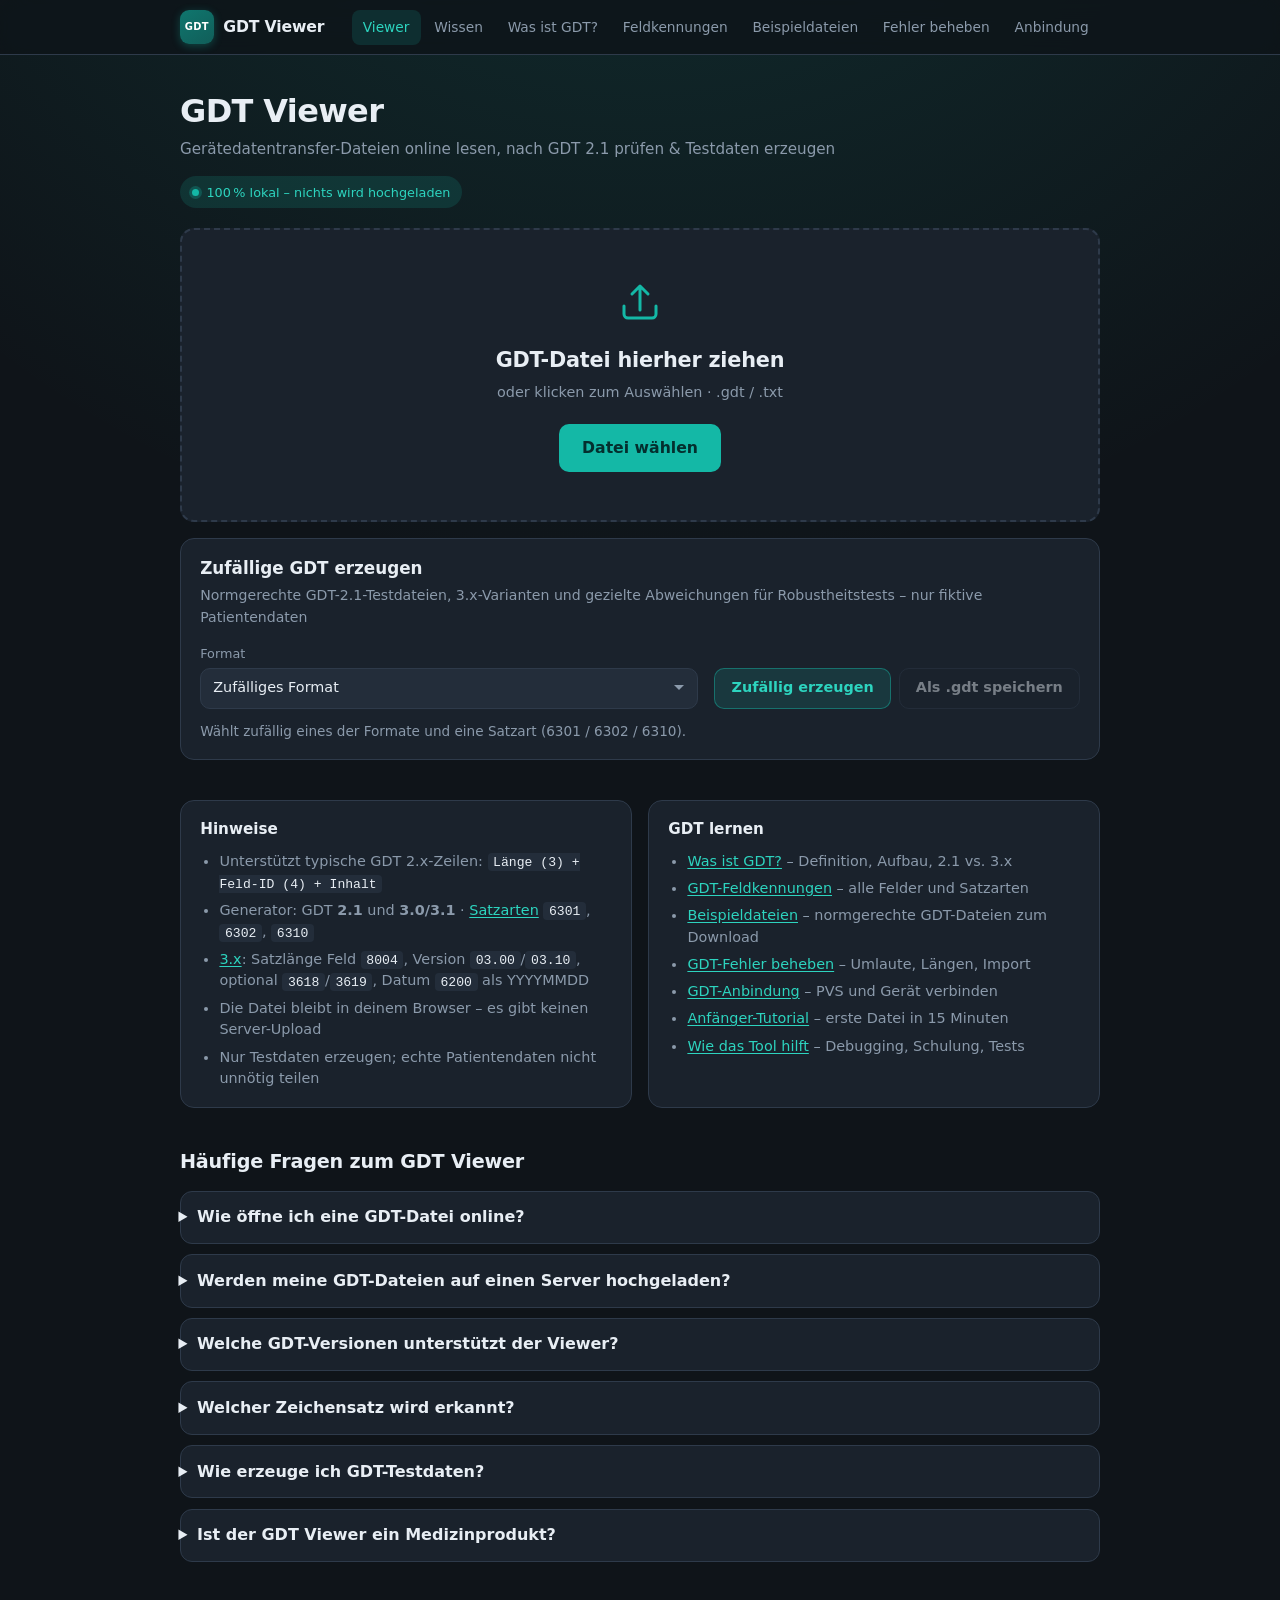
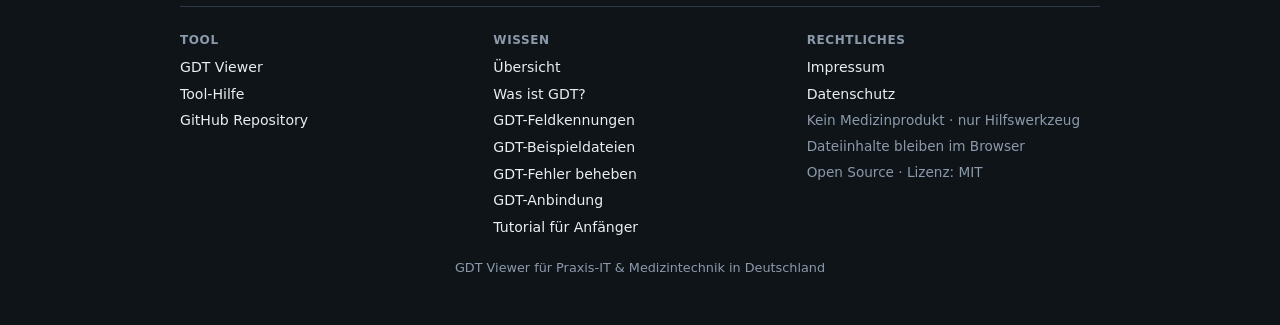
<file: index.html>
<!DOCTYPE html>
<html lang="de">
<head>
  <meta charset="UTF-8" />
  <meta name="msvalidate.01" content="E1F30DEB311AAF5458907DB431B481AC" />
  <meta name="viewport" content="width=device-width, initial-scale=1" />
  <!-- seo:start -->
  <title>GDT Viewer – GDT-Dateien online lesen, prüfen &amp; erzeugen</title>
  <meta name="description" content="Kostenloser GDT Viewer: GDT-Dateien im Browser lesen, nach GDT 2.1 prüfen und Testdaten erzeugen. Mit Feldbedeutungen und Fehlerprüfung – 100 % lokal." />
  <meta name="robots" content="index, follow, max-image-preview:large, max-snippet:-1" />
  <meta name="theme-color" content="#0f1419" />
  <link rel="manifest" href="site.webmanifest" />
  <link rel="canonical" href="https://freimoser.github.io/gdt-viewer/" />
  <meta property="og:type" content="website" />
  <meta property="og:locale" content="de_DE" />
  <meta property="og:site_name" content="GDT Viewer" />
  <meta property="og:title" content="GDT Viewer – GDT-Dateien online lesen &amp; erzeugen" />
  <meta property="og:description" content="Gerätedatentransfer im Browser: Dateien anzeigen, Felder deuten, Testdaten für GDT 2.1 und 3.x erzeugen – ohne Upload auf einen Server." />
  <meta property="og:url" content="https://freimoser.github.io/gdt-viewer/" />
  <meta property="og:image" content="https://freimoser.github.io/gdt-viewer/og-image.png" />
  <meta property="og:image:type" content="image/png" />
  <meta property="og:image:width" content="1200" />
  <meta property="og:image:height" content="630" />
  <meta property="og:image:alt" content="GDT Viewer: GDT-Dateien online lesen und Testdaten erzeugen – Beispiel einer Feldtabelle" />
  <meta name="twitter:card" content="summary_large_image" />
  <meta name="twitter:title" content="GDT Viewer – GDT-Dateien online lesen &amp; erzeugen" />
  <meta name="twitter:description" content="Gerätedatentransfer im Browser: Dateien anzeigen, Felder deuten, Testdaten für GDT 2.1 und 3.x erzeugen – ohne Upload auf einen Server." />
  <meta name="twitter:image" content="https://freimoser.github.io/gdt-viewer/og-image.png" />
  <meta name="twitter:image:alt" content="GDT Viewer: GDT-Dateien online lesen und Testdaten erzeugen – Beispiel einer Feldtabelle" />
  <!-- seo:end -->
  <!-- seo-ld:start -->
  <script type="application/ld+json">
{
  "@context": "https://schema.org",
  "@graph": [
    {
      "@type": "Organization",
      "@id": "https://freimoser.github.io/gdt-viewer/#organization",
      "name": "GDT Viewer",
      "url": "https://freimoser.github.io/gdt-viewer/",
      "logo": {
        "@type": "ImageObject",
        "url": "https://freimoser.github.io/gdt-viewer/icon-192.png",
        "width": 192,
        "height": 192
      },
      "sameAs": [
        "https://github.com/freimoser/gdt-viewer"
      ]
    },
    {
      "@type": "WebSite",
      "@id": "https://freimoser.github.io/gdt-viewer/#website",
      "name": "GDT Viewer",
      "url": "https://freimoser.github.io/gdt-viewer/",
      "inLanguage": "de-DE",
      "description": "GDT Viewer und Wissensportal zum Gerätedatentransfer (GDT) für Praxissoftware und Medizintechnik in Deutschland.",
      "publisher": {
        "@id": "https://freimoser.github.io/gdt-viewer/#organization"
      }
    },
    {
      "@type": "WebPage",
      "@id": "https://freimoser.github.io/gdt-viewer/#webpage",
      "url": "https://freimoser.github.io/gdt-viewer/",
      "name": "GDT Viewer – GDT-Dateien online lesen, prüfen & erzeugen",
      "description": "Kostenloser GDT Viewer: GDT-Dateien im Browser lesen, nach GDT 2.1 prüfen und Testdaten erzeugen. Mit Feldbedeutungen und Fehlerprüfung – 100 % lokal.",
      "inLanguage": "de-DE",
      "isPartOf": {
        "@id": "https://freimoser.github.io/gdt-viewer/#website"
      },
      "primaryImageOfPage": {
        "@type": "ImageObject",
        "url": "https://freimoser.github.io/gdt-viewer/og-image.png",
        "width": 1200,
        "height": 630
      },
      "datePublished": "2026-07-18",
      "dateModified": "2026-11-05",
      "about": {
        "@type": "Thing",
        "name": "Gerätedatentransfer",
        "alternateName": [
          "GDT",
          "GDT-Schnittstelle"
        ]
      },
      "mainEntity": {
        "@id": "https://freimoser.github.io/gdt-viewer/#app"
      }
    },
    {
      "@type": "WebApplication",
      "@id": "https://freimoser.github.io/gdt-viewer/#app",
      "name": "GDT Viewer",
      "alternateName": [
        "GDT Online Viewer",
        "Gerätedatentransfer Viewer"
      ],
      "url": "https://freimoser.github.io/gdt-viewer/",
      "description": "Kostenloser Online-Viewer und Generator für GDT-Dateien (Gerätedatentransfer). Unterstützt GDT 2.1 und 3.x, verarbeitet Dateien lokal im Browser.",
      "applicationCategory": "HealthApplication",
      "applicationSubCategory": "GDT-Viewer und Testdaten-Generator",
      "operatingSystem": "Any",
      "browserRequirements": "Requires JavaScript",
      "inLanguage": "de-DE",
      "isAccessibleForFree": true,
      "license": "https://opensource.org/licenses/MIT",
      "offers": {
        "@type": "Offer",
        "price": "0",
        "priceCurrency": "EUR"
      },
      "image": "https://freimoser.github.io/gdt-viewer/og-image.png",
      "screenshot": "https://freimoser.github.io/gdt-viewer/og-image.png",
      "featureList": [
        "GDT-Dateien per Drag-and-Drop lesen",
        "Feldtabelle mit Bedeutungen",
        "Zufällige GDT 2.1 und 3.x Testdateien",
        "Download als .gdt",
        "Keine Server-Speicherung der Dateiinhalte"
      ],
      "about": {
        "@type": "Thing",
        "name": "Gerätedatentransfer",
        "alternateName": [
          "GDT",
          "GDT-Schnittstelle"
        ]
      },
      "publisher": {
        "@id": "https://freimoser.github.io/gdt-viewer/#organization"
      }
    }
  ]
}
  </script>
  <!-- seo-ld:end -->
  <script type="application/ld+json">
{
  "@context": "https://schema.org",
  "@type": "FAQPage",
  "mainEntity": [
    {
      "@type": "Question",
      "name": "Wie öffne ich eine GDT-Datei online?",
      "acceptedAnswer": {
        "@type": "Answer",
        "text": "Ziehen Sie die .gdt- oder .txt-Datei in das Feld oben oder klicken Sie auf „Datei wählen“. Der GDT Viewer zeigt jede Zeile mit Feldkennung, Bedeutung und Inhalt sowie eine Zusammenfassung mit Patient, Geburtsdatum, Untersuchungsdatum, Satzart und GDT-Version."
      }
    },
    {
      "@type": "Question",
      "name": "Werden meine GDT-Dateien auf einen Server hochgeladen?",
      "acceptedAnswer": {
        "@type": "Answer",
        "text": "Nein. Die Datei wird ausschließlich im Browser per JavaScript gelesen. Die Website besteht nur aus statischen Dateien auf GitHub Pages; Dateiinhalte werden nicht übertragen oder gespeichert."
      }
    },
    {
      "@type": "Question",
      "name": "Welche GDT-Versionen unterstützt der Viewer?",
      "acceptedAnswer": {
        "@type": "Answer",
        "text": "Der Viewer liest GDT 2.x und GDT 3.x – Zeilen mit dreistelliger Längenangabe ebenso wie Zeilen ohne Längenpräfix. Der Generator erzeugt GDT 2.1 (Version 02.10, Satzlänge in Feld 8100), GDT 3.0 und 3.1 (Satzlänge in Feld 8004) mit den Satzarten 6301, 6302 und 6310."
      }
    },
    {
      "@type": "Question",
      "name": "Welcher Zeichensatz wird erkannt?",
      "acceptedAnswer": {
        "@type": "Answer",
        "text": "Der Viewer wertet Feld 9206 aus: 1 = 7 Bit (DIN 66003), 2 = IBM CP437, 3 = ISO 8859-1 / Windows-1252. Fehlt das Feld, erkennt er den Zeichensatz an den Umlauten und nimmt sonst CP437 an, den Standard laut GDT 2.1. UTF-8-Dateien werden automatisch erkannt. Der verwendete Zeichensatz steht über der Tabelle."
      }
    },
    {
      "@type": "Question",
      "name": "Wie erzeuge ich GDT-Testdaten?",
      "acceptedAnswer": {
        "@type": "Answer",
        "text": "Wählen Sie ein Format, klicken Sie auf „Zufällig erzeugen“ und speichern Sie das Ergebnis mit „Als .gdt speichern“. Die Dateien enthalten nur fiktive Patientendaten und eignen sich für Tests von Praxissoftware, Geräteanbindungen und eigenen Parsern."
      }
    },
    {
      "@type": "Question",
      "name": "Ist der GDT Viewer ein Medizinprodukt?",
      "acceptedAnswer": {
        "@type": "Answer",
        "text": "Nein. Der GDT Viewer ist ein kostenloses Open-Source-Hilfswerkzeug (MIT-Lizenz) zum Lesen, Prüfen und Erzeugen von GDT-Dateien. Er ist nicht für Diagnose oder Therapie bestimmt."
      }
    }
  ]
}
  </script>
  <link rel="stylesheet" href="styles.css?v=03605964" />
  <link rel="icon" href="favicon.svg" type="image/svg+xml" />
  <link rel="icon" href="favicon.ico" sizes="any" />
  <link rel="icon" href="favicon-32.png" type="image/png" sizes="32x32" />
  <link rel="apple-touch-icon" href="apple-touch-icon.png" sizes="180x180" />
</head>
<body>
  <!-- site-header:start -->
  <a class="skip-link" href="#main">Zum Inhalt springen</a>
  <header class="site-header">
    <div class="site-header-inner">
      <a class="site-brand" href="./">
        <span class="site-brand-mark" aria-hidden="true">GDT</span>
        <span class="site-brand-name">GDT Viewer</span>
      </a>
      <nav class="site-nav" aria-label="Hauptnavigation">
        <a href="./" aria-current="page">Viewer</a>
        <a href="wissen/">Wissen</a>
        <a href="wissen/was-ist-gdt.html">Was ist GDT?</a>
        <a href="wissen/feldkennungen.html">Feldkennungen</a>
        <a href="wissen/beispieldateien.html">Beispieldateien</a>
        <a href="wissen/fehler.html">Fehler beheben</a>
        <a href="wissen/anbindung.html">Anbindung</a>
      </nav>
    </div>
  </header>
  <script>
    // Mobile: the link row scrolls sideways – bring the current page's link into view
    (function () {
      var nav = document.querySelector(".site-nav");
      var cur = nav && nav.querySelector("[aria-current]");
      if (!cur || nav.scrollWidth <= nav.clientWidth) return;
      var offset = cur.getBoundingClientRect().left - nav.getBoundingClientRect().left;
      nav.scrollLeft = offset - (nav.clientWidth - cur.offsetWidth) / 2;
    })();
  </script>
  <!-- site-header:end -->
  <div class="page">

    <main id="main">
      <div class="header header-top">
        <div class="brand">
          <h1>GDT Viewer</h1>
          <p class="tagline">Gerätedatentransfer-Dateien online lesen, nach GDT 2.1 prüfen &amp; Testdaten erzeugen</p>
        </div>
        <p class="privacy-badge">
          <span class="dot" aria-hidden="true"></span>
          100 % lokal – nichts wird hochgeladen
        </p>
      </div>

      <section
        id="dropzone"
        class="dropzone"
        aria-labelledby="drop-title"
        aria-describedby="drop-sub"
      >
        <div class="dropzone-inner">
          <div class="drop-icon" aria-hidden="true">
            <svg width="48" height="48" viewBox="0 0 24 24" fill="none" stroke="currentColor" stroke-width="1.5">
              <path d="M12 16V4M12 4l-4 4M12 4l4 4" stroke-linecap="round" stroke-linejoin="round"/>
              <path d="M4 14v4a2 2 0 002 2h12a2 2 0 002-2v-4" stroke-linecap="round"/>
            </svg>
          </div>
          <h2 id="drop-title" class="drop-title">GDT-Datei hierher ziehen</h2>
          <p id="drop-sub" class="drop-sub">oder klicken zum Auswählen · .gdt / .txt</p>
          <button type="button" class="btn btn-primary btn-lg" id="browseBtn">Datei wählen</button>
          <input type="file" id="fileInput" accept=".gdt,.txt,text/plain" hidden />
        </div>
      </section>

      <section class="generator" aria-labelledby="gen-title">
        <div class="generator-head">
          <h2 id="gen-title">Zufällige GDT erzeugen</h2>
          <p class="muted">Normgerechte GDT-2.1-Testdateien, 3.x-Varianten und gezielte Abweichungen für Robustheitstests – nur fiktive Patientendaten</p>
        </div>
        <div class="generator-controls">
          <label class="field" for="formatSelect">
            <span>Format</span>
            <select id="formatSelect" aria-describedby="formatHint">
              <option value="random">Zufälliges Format</option>
            </select>
          </label>
          <div class="generator-actions">
            <button type="button" class="btn btn-secondary" id="generateBtn">Zufällig erzeugen</button>
            <button type="button" class="btn btn-ghost" id="downloadGenBtn" disabled>Als .gdt speichern</button>
          </div>
        </div>
        <p id="formatHint" class="format-hint muted" aria-live="polite"></p>
      </section>

      <section id="error" class="error hidden" role="alert"></section>

      <p id="status" class="sr-only" role="status" aria-live="polite"></p>

      <section id="toolbar" class="toolbar hidden" tabindex="-1" aria-labelledby="fileName">
        <div class="file-meta">
          <h2 id="fileName" class="file-name">—</h2>
          <span id="fileInfo" class="muted"></span>
        </div>
        <div class="toolbar-actions">
          <label class="toggle">
            <input type="checkbox" id="showRaw" aria-controls="raw" />
            Rohtext anzeigen
          </label>
          <div class="toolbar-buttons">
            <button type="button" class="btn btn-ghost" id="copyBtn">Kopieren</button>
            <button type="button" class="btn btn-ghost" id="downloadBtn">Download</button>
            <button type="button" class="btn btn-ghost" id="clearBtn">Neue Datei</button>
          </div>
        </div>
      </section>

      <section id="summary" class="summary hidden" aria-label="Zusammenfassung"></section>

      <section id="validation" class="validation hidden" aria-labelledby="validationTitle">
        <h2 id="validationTitle" class="validation-title">Prüfung</h2>
        <ul id="validationList" class="validation-list"></ul>
        <p class="validation-note muted">
          Geprüft werden Zeilen- und Satzlängen, Pflichtfelder, Feldlängen, Datums- und Zahlenformate nach der
          <a href="wissen/feldkennungen.html">GDT-2.1-Feldtabelle</a>. Bei GDT 3.x nur Struktur und Längen.
        </p>
      </section>

      <section id="results" class="results hidden" aria-label="GDT-Felder">
        <div class="table-wrap">
          <table>
            <caption class="sr-only">Felder der GDT-Datei mit Zeile, Feldkennung, Bedeutung und Inhalt</caption>
            <thead>
              <tr>
                <th scope="col" class="col-line">Zeile</th>
                <th scope="col" class="col-id">Feld</th>
                <th scope="col" class="col-label">Bedeutung</th>
                <th scope="col" class="col-value">Inhalt</th>
              </tr>
            </thead>
            <tbody id="tableBody"></tbody>
          </table>
        </div>
      </section>

      <section id="raw" class="raw hidden" aria-labelledby="raw-title">
        <h2 id="raw-title">Rohtext</h2>
        <pre id="rawText" tabindex="0"></pre>
      </section>

      <div class="info-grid">
        <section class="help" aria-labelledby="hinweise-title">
          <h2 id="hinweise-title">Hinweise</h2>
          <ul>
            <li>Unterstützt typische GDT 2.x-Zeilen: <code>Länge (3) + Feld-ID (4) + Inhalt</code></li>
            <li>Generator: GDT <strong>2.1</strong> und <strong>3.0/3.1</strong> · <a href="wissen/was-ist-gdt.html#satzarten">Satzarten</a> <code>6301</code>, <code>6302</code>, <code>6310</code></li>
            <li><a href="wissen/was-ist-gdt.html#versionen">3.x</a>: Satzlänge Feld <code>8004</code>, Version <code>03.00</code>/<code>03.10</code>, optional <code>3618</code>/<code>3619</code>, Datum <code>6200</code> als YYYYMMDD</li>
            <li>Die Datei bleibt in deinem Browser – es gibt keinen Server-Upload</li>
            <li>Nur Testdaten erzeugen; echte Patientendaten nicht unnötig teilen</li>
          </ul>
        </section>

        <section class="help" aria-labelledby="wissen-teaser">
          <h2 id="wissen-teaser">GDT lernen</h2>
          <ul>
            <li><a href="wissen/was-ist-gdt.html">Was ist GDT?</a> – Definition, Aufbau, 2.1 vs. 3.x</li>
            <li><a href="wissen/feldkennungen.html">GDT-Feldkennungen</a> – alle Felder und Satzarten</li>
            <li><a href="wissen/beispieldateien.html">Beispieldateien</a> – normgerechte GDT-Dateien zum Download</li>
            <li><a href="wissen/fehler.html">GDT-Fehler beheben</a> – Umlaute, Längen, Import</li>
            <li><a href="wissen/anbindung.html">GDT-Anbindung</a> – PVS und Gerät verbinden</li>
            <li><a href="wissen/tutorial.html">Anfänger-Tutorial</a> – erste Datei in 15 Minuten</li>
            <li><a href="wissen/tool.html">Wie das Tool hilft</a> – Debugging, Schulung, Tests</li>
          </ul>
        </section>
      </div>

      <section class="faq home-faq" aria-labelledby="faq-title">
        <h2 id="faq-title">Häufige Fragen zum GDT Viewer</h2>
          <details>
            <summary>Wie öffne ich eine GDT-Datei online?</summary>
            <p>Ziehen Sie die .gdt- oder .txt-Datei in das Feld oben oder klicken Sie auf „Datei wählen“. Der GDT Viewer zeigt jede Zeile mit Feldkennung, Bedeutung und Inhalt sowie eine Zusammenfassung mit Patient, Geburtsdatum, Untersuchungsdatum, Satzart und GDT-Version.</p>
          </details>
          <details>
            <summary>Werden meine GDT-Dateien auf einen Server hochgeladen?</summary>
            <p>Nein. Die Datei wird ausschließlich im Browser per JavaScript gelesen. Die Website besteht nur aus statischen Dateien auf GitHub Pages; Dateiinhalte werden nicht übertragen oder gespeichert.</p>
          </details>
          <details>
            <summary>Welche GDT-Versionen unterstützt der Viewer?</summary>
            <p>Der Viewer liest GDT 2.x und GDT 3.x – Zeilen mit dreistelliger Längenangabe ebenso wie Zeilen ohne Längenpräfix. Der Generator erzeugt GDT 2.1 (Version 02.10, Satzlänge in Feld 8100), GDT 3.0 und 3.1 (Satzlänge in Feld 8004) mit den Satzarten 6301, 6302 und 6310.</p>
          </details>
          <details>
            <summary>Welcher Zeichensatz wird erkannt?</summary>
            <p>Der Viewer wertet Feld 9206 aus: 1 = 7 Bit (DIN 66003), 2 = IBM CP437, 3 = ISO 8859-1 / Windows-1252. Fehlt das Feld, erkennt er den Zeichensatz an den Umlauten und nimmt sonst CP437 an, den Standard laut GDT 2.1. UTF-8-Dateien werden automatisch erkannt. Der verwendete Zeichensatz steht über der Tabelle.</p>
          </details>
          <details>
            <summary>Wie erzeuge ich GDT-Testdaten?</summary>
            <p>Wählen Sie ein Format, klicken Sie auf „Zufällig erzeugen“ und speichern Sie das Ergebnis mit „Als .gdt speichern“. Die Dateien enthalten nur fiktive Patientendaten und eignen sich für Tests von Praxissoftware, Geräteanbindungen und eigenen Parsern.</p>
          </details>
          <details>
            <summary>Ist der GDT Viewer ein Medizinprodukt?</summary>
            <p>Nein. Der GDT Viewer ist ein kostenloses Open-Source-Hilfswerkzeug (MIT-Lizenz) zum Lesen, Prüfen und Erzeugen von GDT-Dateien. Er ist nicht für Diagnose oder Therapie bestimmt.</p>
          </details>
      </section>
    </main>

    <!-- site-footer:start -->
    <footer class="site-footer">
      <div class="site-footer-grid">
        <div>
          <h2>Tool</h2>
          <ul>
            <li><a href="./">GDT Viewer</a></li>
            <li><a href="wissen/tool.html">Tool-Hilfe</a></li>
            <li><a href="https://github.com/freimoser/gdt-viewer">GitHub Repository</a></li>
          </ul>
        </div>
        <div>
          <h2>Wissen</h2>
          <ul>
            <li><a href="wissen/">Übersicht</a></li>
            <li><a href="wissen/was-ist-gdt.html">Was ist GDT?</a></li>
            <li><a href="wissen/feldkennungen.html">GDT-Feldkennungen</a></li>
            <li><a href="wissen/beispieldateien.html">GDT-Beispieldateien</a></li>
            <li><a href="wissen/fehler.html">GDT-Fehler beheben</a></li>
            <li><a href="wissen/anbindung.html">GDT-Anbindung</a></li>
            <li><a href="wissen/tutorial.html">Tutorial für Anfänger</a></li>
          </ul>
        </div>
        <div>
          <h2>Rechtliches</h2>
          <ul>
            <li><a href="https://freimoser.de/impressum/">Impressum</a></li>
            <li><a href="datenschutz.html">Datenschutz</a></li>
            <li>Kein Medizinprodukt · nur Hilfswerkzeug</li>
            <li>Dateiinhalte bleiben im Browser</li>
            <li>Open Source · Lizenz: MIT</li>
          </ul>
        </div>
      </div>
      <p class="site-footer-note">GDT Viewer für Praxis-IT &amp; Medizintechnik in Deutschland</p>
    </footer>
    <!-- site-footer:end -->
  </div>
  <script src="gdt-spec.js?v=4ca9e09c"></script>
  <script src="gdt-core.js?v=9eefcde3"></script>
  <script src="generator.js?v=6ccb2cb9"></script>
  <script src="app.js?v=b9e94fa0"></script>
</body>
</html>
</file>
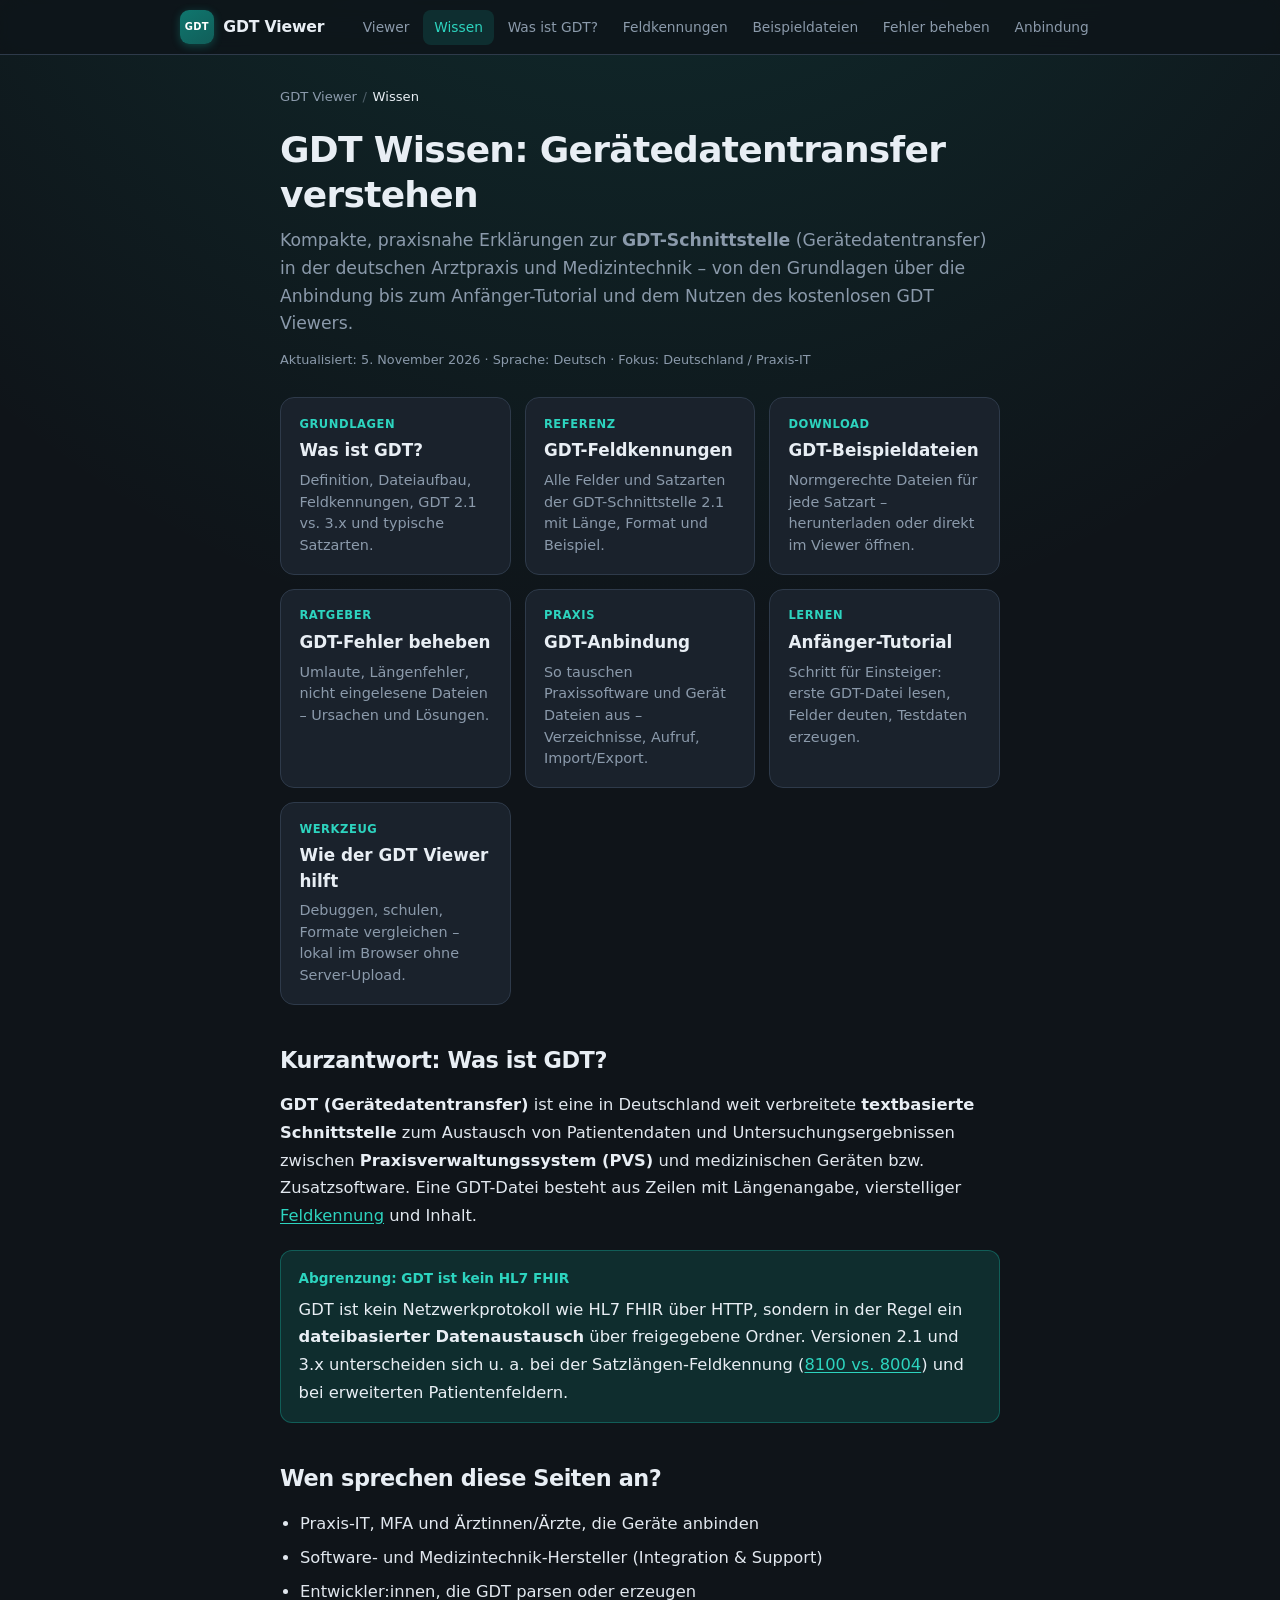
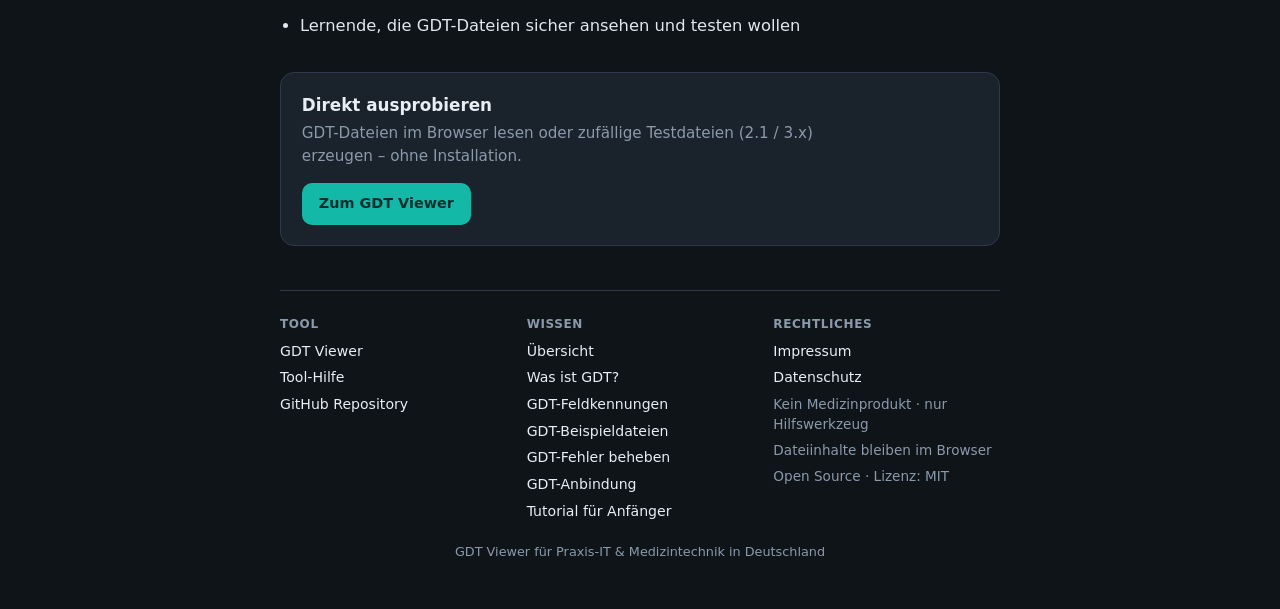
<file: wissen/index.html>
<!DOCTYPE html>
<html lang="de">
<head>
  <meta charset="UTF-8" />
  <meta name="viewport" content="width=device-width, initial-scale=1" />
  <!-- seo:start -->
  <title>GDT Wissen: die GDT-Schnittstelle verstehen | GDT Viewer</title>
  <meta name="description" content="GDT (Gerätedatentransfer) lernen: was die Schnittstelle ist, wie die Anbindung an die Praxissoftware funktioniert, Tutorial und Tool-Hilfe." />
  <meta name="robots" content="index, follow, max-image-preview:large, max-snippet:-1" />
  <meta name="theme-color" content="#0f1419" />
  <link rel="manifest" href="../site.webmanifest" />
  <link rel="canonical" href="https://freimoser.github.io/gdt-viewer/wissen/" />
  <meta property="og:type" content="website" />
  <meta property="og:locale" content="de_DE" />
  <meta property="og:site_name" content="GDT Viewer" />
  <meta property="og:title" content="GDT Wissen – Gerätedatentransfer verstehen" />
  <meta property="og:description" content="Übersicht: Was ist GDT, Anbindung an die Praxissoftware, Anfänger-Tutorial und Nutzen des GDT Viewers." />
  <meta property="og:url" content="https://freimoser.github.io/gdt-viewer/wissen/" />
  <meta property="og:image" content="https://freimoser.github.io/gdt-viewer/og-image.png" />
  <meta property="og:image:type" content="image/png" />
  <meta property="og:image:width" content="1200" />
  <meta property="og:image:height" content="630" />
  <meta property="og:image:alt" content="GDT Viewer: GDT-Dateien online lesen und Testdaten erzeugen – Beispiel einer Feldtabelle" />
  <meta name="twitter:card" content="summary_large_image" />
  <meta name="twitter:title" content="GDT Wissen – Gerätedatentransfer verstehen" />
  <meta name="twitter:description" content="Übersicht: Was ist GDT, Anbindung an die Praxissoftware, Anfänger-Tutorial und Nutzen des GDT Viewers." />
  <meta name="twitter:image" content="https://freimoser.github.io/gdt-viewer/og-image.png" />
  <meta name="twitter:image:alt" content="GDT Viewer: GDT-Dateien online lesen und Testdaten erzeugen – Beispiel einer Feldtabelle" />
  <!-- seo:end -->
  <!-- seo-ld:start -->
  <script type="application/ld+json">
{
  "@context": "https://schema.org",
  "@graph": [
    {
      "@type": "Organization",
      "@id": "https://freimoser.github.io/gdt-viewer/#organization",
      "name": "GDT Viewer",
      "url": "https://freimoser.github.io/gdt-viewer/",
      "logo": {
        "@type": "ImageObject",
        "url": "https://freimoser.github.io/gdt-viewer/icon-192.png",
        "width": 192,
        "height": 192
      },
      "sameAs": [
        "https://github.com/freimoser/gdt-viewer"
      ]
    },
    {
      "@type": "WebSite",
      "@id": "https://freimoser.github.io/gdt-viewer/#website",
      "name": "GDT Viewer",
      "url": "https://freimoser.github.io/gdt-viewer/",
      "inLanguage": "de-DE",
      "description": "GDT Viewer und Wissensportal zum Gerätedatentransfer (GDT) für Praxissoftware und Medizintechnik in Deutschland.",
      "publisher": {
        "@id": "https://freimoser.github.io/gdt-viewer/#organization"
      }
    },
    {
      "@type": "CollectionPage",
      "@id": "https://freimoser.github.io/gdt-viewer/wissen/#webpage",
      "url": "https://freimoser.github.io/gdt-viewer/wissen/",
      "name": "GDT Wissen: die GDT-Schnittstelle verstehen | GDT Viewer",
      "description": "GDT (Gerätedatentransfer) lernen: was die Schnittstelle ist, wie die Anbindung an die Praxissoftware funktioniert, Tutorial und Tool-Hilfe.",
      "inLanguage": "de-DE",
      "isPartOf": {
        "@id": "https://freimoser.github.io/gdt-viewer/#website"
      },
      "primaryImageOfPage": {
        "@type": "ImageObject",
        "url": "https://freimoser.github.io/gdt-viewer/og-image.png",
        "width": 1200,
        "height": 630
      },
      "datePublished": "2026-07-20",
      "dateModified": "2026-11-05",
      "about": {
        "@type": "Thing",
        "name": "Gerätedatentransfer",
        "alternateName": [
          "GDT",
          "GDT-Schnittstelle"
        ]
      },
      "breadcrumb": {
        "@id": "https://freimoser.github.io/gdt-viewer/wissen/#breadcrumb"
      }
    },
    {
      "@type": "BreadcrumbList",
      "@id": "https://freimoser.github.io/gdt-viewer/wissen/#breadcrumb",
      "itemListElement": [
        {
          "@type": "ListItem",
          "position": 1,
          "name": "GDT Viewer",
          "item": "https://freimoser.github.io/gdt-viewer/"
        },
        {
          "@type": "ListItem",
          "position": 2,
          "name": "Wissen",
          "item": "https://freimoser.github.io/gdt-viewer/wissen/"
        }
      ]
    }
  ]
}
  </script>
  <!-- seo-ld:end -->
  <link rel="stylesheet" href="../styles.css?v=03605964" />
  <link rel="icon" href="../favicon.svg" type="image/svg+xml" />
  <link rel="icon" href="../favicon.ico" sizes="any" />
  <link rel="icon" href="../favicon-32.png" type="image/png" sizes="32x32" />
  <link rel="apple-touch-icon" href="../apple-touch-icon.png" sizes="180x180" />
</head>
<body>
  <!-- site-header:start -->
  <a class="skip-link" href="#main">Zum Inhalt springen</a>
  <header class="site-header">
    <div class="site-header-inner">
      <a class="site-brand" href="../">
        <span class="site-brand-mark" aria-hidden="true">GDT</span>
        <span class="site-brand-name">GDT Viewer</span>
      </a>
      <nav class="site-nav" aria-label="Hauptnavigation">
        <a href="../">Viewer</a>
        <a href="./" aria-current="page">Wissen</a>
        <a href="was-ist-gdt.html">Was ist GDT?</a>
        <a href="feldkennungen.html">Feldkennungen</a>
        <a href="beispieldateien.html">Beispieldateien</a>
        <a href="fehler.html">Fehler beheben</a>
        <a href="anbindung.html">Anbindung</a>
      </nav>
    </div>
  </header>
  <script>
    // Mobile: the link row scrolls sideways – bring the current page's link into view
    (function () {
      var nav = document.querySelector(".site-nav");
      var cur = nav && nav.querySelector("[aria-current]");
      if (!cur || nav.scrollWidth <= nav.clientWidth) return;
      var offset = cur.getBoundingClientRect().left - nav.getBoundingClientRect().left;
      nav.scrollLeft = offset - (nav.clientWidth - cur.offsetWidth) / 2;
    })();
  </script>
  <!-- site-header:end -->
  <div class="page page-content">
    <main id="main">

    <header class="hero-article">
      <!-- breadcrumb:start -->
      <nav class="breadcrumb" aria-label="Brotkrumen">
        <ol>
          <li><a href="../">GDT Viewer</a></li>
          <li><span aria-current="page">Wissen</span></li>
        </ol>
      </nav>
      <!-- breadcrumb:end -->
      <h1>GDT Wissen: Gerätedatentransfer verstehen</h1>
      <p class="lead">
        Kompakte, praxisnahe Erklärungen zur <strong>GDT-Schnittstelle</strong> (Gerätedatentransfer)
        in der deutschen Arztpraxis und Medizintechnik – von den Grundlagen über die Anbindung
        bis zum Anfänger-Tutorial und dem Nutzen des kostenlosen GDT Viewers.
      </p>
      <p class="meta-line">Aktualisiert: 5. November 2026 · Sprache: Deutsch · Fokus: Deutschland / Praxis-IT</p>
    </header>

    <section class="card-grid" aria-label="Themen">
      <a class="card-link" href="was-ist-gdt.html">
        <span class="card-kicker">Grundlagen</span>
        <h2>Was ist GDT?</h2>
        <p>Definition, Dateiaufbau, Feldkennungen, GDT 2.1 vs. 3.x und typische Satzarten.</p>
      </a>
      <a class="card-link" href="feldkennungen.html">
        <span class="card-kicker">Referenz</span>
        <h2>GDT-Feldkennungen</h2>
        <p>Alle Felder und Satzarten der GDT-Schnittstelle 2.1 mit Länge, Format und Beispiel.</p>
      </a>
      <a class="card-link" href="beispieldateien.html">
        <span class="card-kicker">Download</span>
        <h2>GDT-Beispieldateien</h2>
        <p>Normgerechte Dateien für jede Satzart – herunterladen oder direkt im Viewer öffnen.</p>
      </a>
      <a class="card-link" href="fehler.html">
        <span class="card-kicker">Ratgeber</span>
        <h2>GDT-Fehler beheben</h2>
        <p>Umlaute, Längenfehler, nicht eingelesene Dateien – Ursachen und Lösungen.</p>
      </a>
      <a class="card-link" href="anbindung.html">
        <span class="card-kicker">Praxis</span>
        <h2>GDT-Anbindung</h2>
        <p>So tauschen Praxissoftware und Gerät Dateien aus – Verzeichnisse, Aufruf, Import/Export.</p>
      </a>
      <a class="card-link" href="tutorial.html">
        <span class="card-kicker">Lernen</span>
        <h2>Anfänger-Tutorial</h2>
        <p>Schritt für Einsteiger: erste GDT-Datei lesen, Felder deuten, Testdaten erzeugen.</p>
      </a>
      <a class="card-link" href="tool.html">
        <span class="card-kicker">Werkzeug</span>
        <h2>Wie der GDT Viewer hilft</h2>
        <p>Debuggen, schulen, Formate vergleichen – lokal im Browser ohne Server-Upload.</p>
      </a>
    </section>

    <article class="prose">
      <h2>Kurzantwort: Was ist GDT?</h2>
      <p>
        <strong>GDT (Gerätedatentransfer)</strong> ist eine in Deutschland weit verbreitete
        <strong>textbasierte Schnittstelle</strong> zum Austausch von Patientendaten und
        Untersuchungsergebnissen zwischen <strong>Praxisverwaltungssystem (PVS)</strong> und
        medizinischen Geräten bzw. Zusatzsoftware. Eine GDT-Datei besteht aus Zeilen mit
        Längenangabe, vierstelliger <a href="was-ist-gdt.html#aufbau">Feldkennung</a> und Inhalt.
      </p>

      <div class="callout">
        <span class="callout-title">Abgrenzung: GDT ist kein HL7 FHIR</span>
        <p>
          GDT ist kein Netzwerkprotokoll wie HL7 FHIR über HTTP, sondern in der Regel ein
          <strong>dateibasierter Datenaustausch</strong> über freigegebene Ordner. Versionen
          2.1 und 3.x unterscheiden sich u. a. bei der Satzlängen-Feldkennung (<a href="was-ist-gdt.html#versionen">8100 vs. 8004</a>)
          und bei erweiterten Patientenfeldern.
        </p>
      </div>

      <h2>Wen sprechen diese Seiten an?</h2>
      <ul>
        <li>Praxis-IT, MFA und Ärztinnen/Ärzte, die Geräte anbinden</li>
        <li>Software- und Medizintechnik-Hersteller (Integration &amp; Support)</li>
        <li>Entwickler:innen, die GDT parsen oder erzeugen</li>
        <li>Lernende, die GDT-Dateien sicher ansehen und testen wollen</li>
      </ul>
    </article>

    <div class="cta-box">
      <p>
        <strong>Direkt ausprobieren</strong>
        GDT-Dateien im Browser lesen oder zufällige Testdateien (2.1 / 3.x) erzeugen – ohne Installation.
      </p>
      <a class="btn btn-primary" href="../">Zum GDT Viewer</a>
    </div>

    </main>

    <!-- site-footer:start -->
    <footer class="site-footer">
      <div class="site-footer-grid">
        <div>
          <h2>Tool</h2>
          <ul>
            <li><a href="../">GDT Viewer</a></li>
            <li><a href="tool.html">Tool-Hilfe</a></li>
            <li><a href="https://github.com/freimoser/gdt-viewer">GitHub Repository</a></li>
          </ul>
        </div>
        <div>
          <h2>Wissen</h2>
          <ul>
            <li><a href="./">Übersicht</a></li>
            <li><a href="was-ist-gdt.html">Was ist GDT?</a></li>
            <li><a href="feldkennungen.html">GDT-Feldkennungen</a></li>
            <li><a href="beispieldateien.html">GDT-Beispieldateien</a></li>
            <li><a href="fehler.html">GDT-Fehler beheben</a></li>
            <li><a href="anbindung.html">GDT-Anbindung</a></li>
            <li><a href="tutorial.html">Tutorial für Anfänger</a></li>
          </ul>
        </div>
        <div>
          <h2>Rechtliches</h2>
          <ul>
            <li><a href="https://freimoser.de/impressum/">Impressum</a></li>
            <li><a href="../datenschutz.html">Datenschutz</a></li>
            <li>Kein Medizinprodukt · nur Hilfswerkzeug</li>
            <li>Dateiinhalte bleiben im Browser</li>
            <li>Open Source · Lizenz: MIT</li>
          </ul>
        </div>
      </div>
      <p class="site-footer-note">GDT Viewer für Praxis-IT &amp; Medizintechnik in Deutschland</p>
    </footer>
    <!-- site-footer:end -->
  </div>
</body>
</html>
</file>
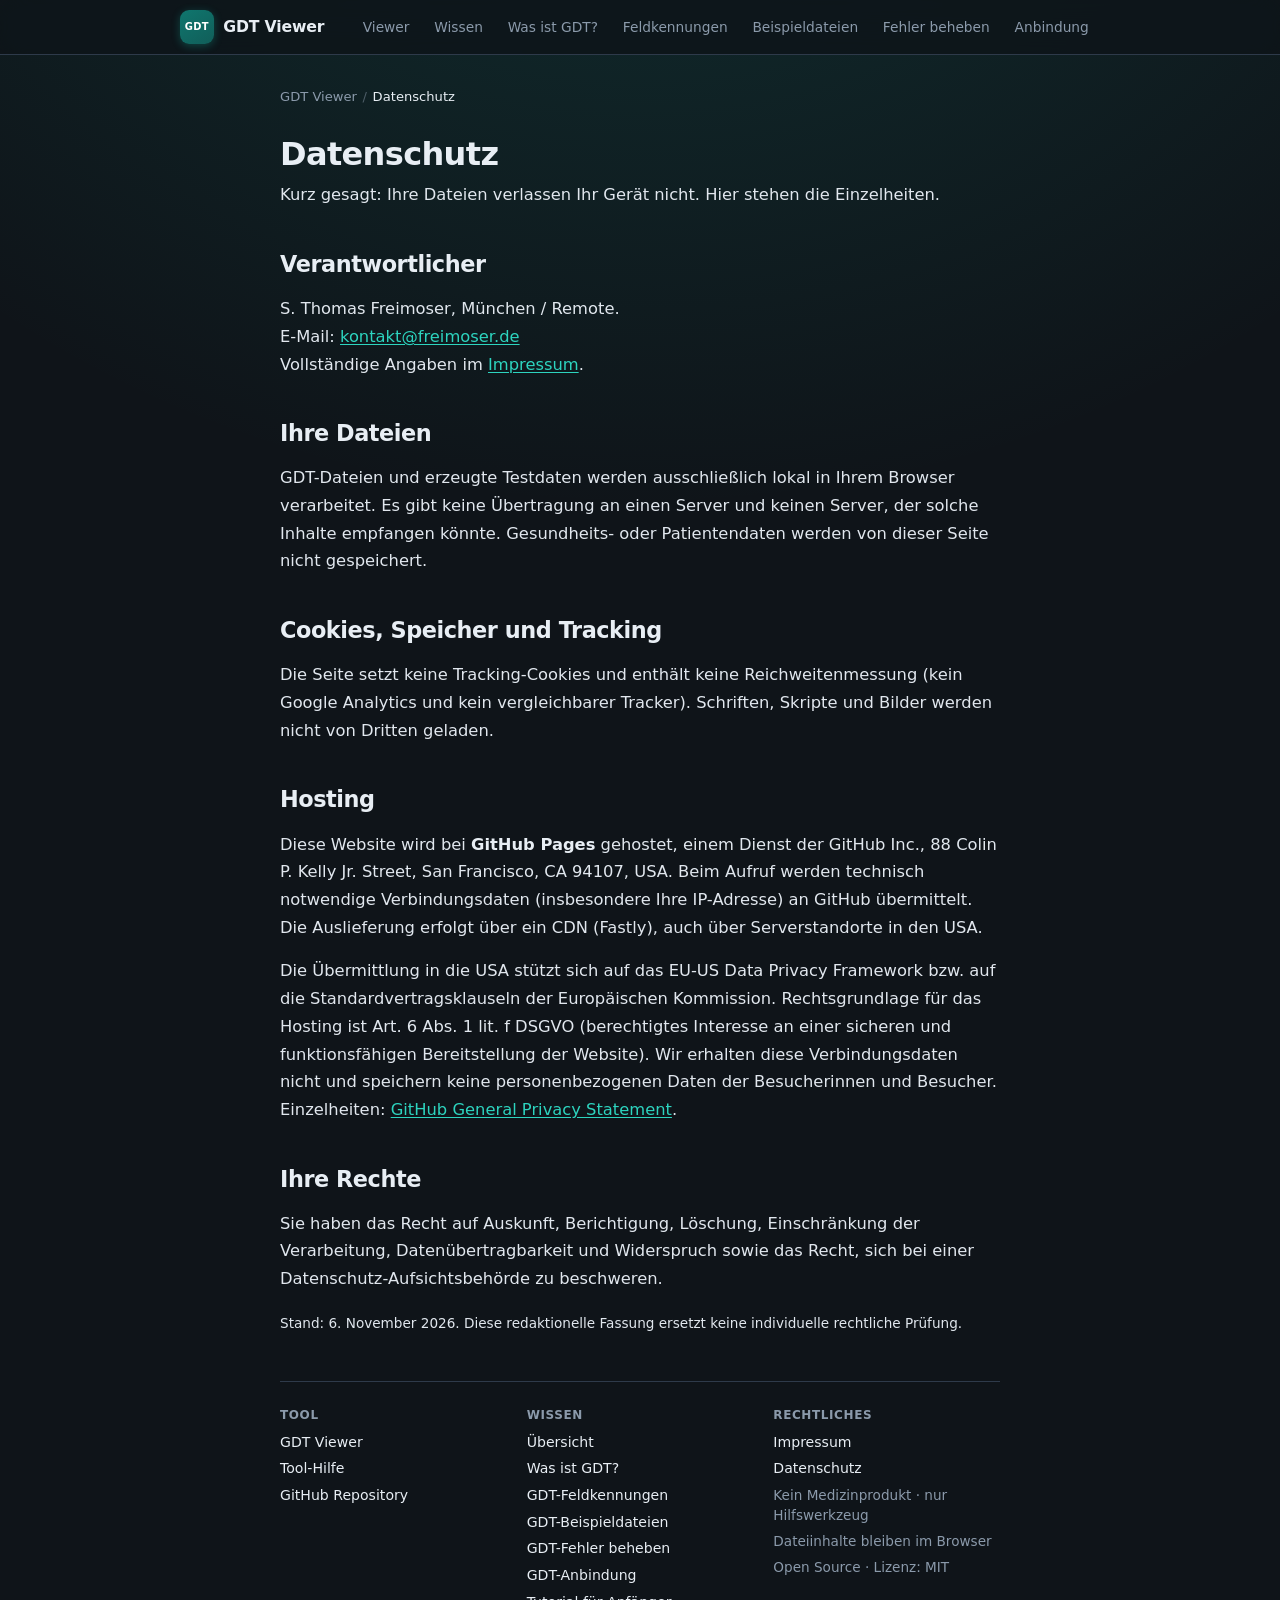
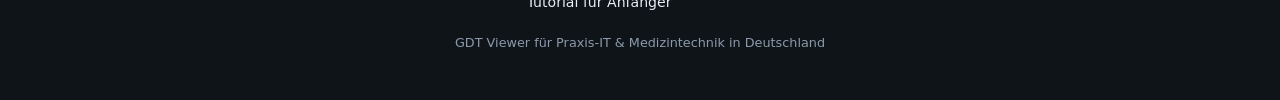
<file: datenschutz.html>
<!DOCTYPE html>
<html lang="de">
<head>
  <meta charset="UTF-8" />
  <meta name="viewport" content="width=device-width, initial-scale=1" />
  <!-- seo:start -->
  <title>Datenschutz – GDT Viewer</title>
  <meta name="description" content="Datenschutz beim GDT Viewer: Dateien bleiben im Browser, keine Cookies, kein Tracking, Hosting über GitHub Pages." />
  <meta name="robots" content="index, follow, max-image-preview:large, max-snippet:-1" />
  <meta name="theme-color" content="#0f1419" />
  <link rel="manifest" href="site.webmanifest" />
  <link rel="canonical" href="https://freimoser.github.io/gdt-viewer/datenschutz.html" />
  <meta property="og:type" content="website" />
  <meta property="og:locale" content="de_DE" />
  <meta property="og:site_name" content="GDT Viewer" />
  <meta property="og:title" content="Datenschutz – GDT Viewer" />
  <meta property="og:description" content="Datenschutz beim GDT Viewer: Dateien bleiben im Browser, keine Cookies, kein Tracking, Hosting über GitHub Pages." />
  <meta property="og:url" content="https://freimoser.github.io/gdt-viewer/datenschutz.html" />
  <meta property="og:image" content="https://freimoser.github.io/gdt-viewer/og-image.png" />
  <meta property="og:image:type" content="image/png" />
  <meta property="og:image:width" content="1200" />
  <meta property="og:image:height" content="630" />
  <meta property="og:image:alt" content="GDT Viewer: GDT-Dateien online lesen und Testdaten erzeugen" />
  <meta name="twitter:card" content="summary_large_image" />
  <meta name="twitter:title" content="Datenschutz – GDT Viewer" />
  <meta name="twitter:description" content="Datenschutz beim GDT Viewer: Dateien bleiben im Browser, keine Cookies, kein Tracking, Hosting über GitHub Pages." />
  <meta name="twitter:image" content="https://freimoser.github.io/gdt-viewer/og-image.png" />
  <!-- seo:end -->
  <script type="application/ld+json">
  {"@context":"https://schema.org","@type":"BreadcrumbList","itemListElement":[{"@type":"ListItem","position":1,"name":"GDT Viewer","item":"https://freimoser.github.io/gdt-viewer/"},{"@type":"ListItem","position":2,"name":"Datenschutz","item":"https://freimoser.github.io/gdt-viewer/datenschutz.html"}]}
  </script>
  <link rel="icon" href="favicon.ico" sizes="48x48" />
  <link rel="icon" href="favicon.svg" type="image/svg+xml" />
  <link rel="apple-touch-icon" href="apple-touch-icon.png" sizes="180x180" />
  <link rel="stylesheet" href="styles.css?v=03605964" />
</head>
<body>
  <!-- site-header:start -->
  <a class="skip-link" href="#main">Zum Inhalt springen</a>
  <header class="site-header">
    <div class="site-header-inner">
      <a class="site-brand" href="./">
        <span class="site-brand-mark" aria-hidden="true">GDT</span>
        <span class="site-brand-name">GDT Viewer</span>
      </a>
      <nav class="site-nav" aria-label="Hauptnavigation">
        <a href="./">Viewer</a>
        <a href="wissen/">Wissen</a>
        <a href="wissen/was-ist-gdt.html">Was ist GDT?</a>
        <a href="wissen/feldkennungen.html">Feldkennungen</a>
        <a href="wissen/beispieldateien.html">Beispieldateien</a>
        <a href="wissen/fehler.html">Fehler beheben</a>
        <a href="wissen/anbindung.html">Anbindung</a>
      </nav>
    </div>
  </header>
  <script>
    // Mobile: the link row scrolls sideways – bring the current page's link into view
    (function () {
      var nav = document.querySelector(".site-nav");
      var cur = nav && nav.querySelector("[aria-current]");
      if (!cur || nav.scrollWidth <= nav.clientWidth) return;
      var offset = cur.getBoundingClientRect().left - nav.getBoundingClientRect().left;
      nav.scrollLeft = offset - (nav.clientWidth - cur.offsetWidth) / 2;
    })();
  </script>
  <!-- site-header:end -->
  <div class="page page-content">
    <main id="main">
      <nav class="breadcrumb" aria-label="Brotkrumen">
        <ol>
          <li><a href="./">GDT Viewer</a></li>
          <li><span aria-current="page">Datenschutz</span></li>
        </ol>
      </nav>
      <article class="prose">
        <h1>Datenschutz</h1>
        <p>Kurz gesagt: Ihre Dateien verlassen Ihr Gerät nicht. Hier stehen die Einzelheiten.</p>

        <h2>Verantwortlicher</h2>
        <p>S. Thomas Freimoser, München / Remote.<br>E-Mail: <a href="mailto:kontakt@freimoser.de">kontakt@freimoser.de</a><br>Vollständige Angaben im <a href="https://freimoser.de/impressum/">Impressum</a>.</p>

        <h2>Ihre Dateien</h2>
        <p>GDT-Dateien und erzeugte Testdaten werden ausschließlich lokal in Ihrem Browser verarbeitet. Es gibt keine Übertragung an einen Server und keinen Server, der solche Inhalte empfangen könnte. Gesundheits- oder Patientendaten werden von dieser Seite nicht gespeichert.</p>

        <h2>Cookies, Speicher und Tracking</h2>
        <p>Die Seite setzt keine Tracking-Cookies und enthält keine Reichweitenmessung (kein Google Analytics und kein vergleichbarer Tracker). Schriften, Skripte und Bilder werden nicht von Dritten geladen.</p>

        <h2>Hosting</h2>
        <p>Diese Website wird bei <strong>GitHub Pages</strong> gehostet, einem Dienst der GitHub Inc., 88 Colin P. Kelly Jr. Street, San Francisco, CA 94107, USA. Beim Aufruf werden technisch notwendige Verbindungsdaten (insbesondere Ihre IP-Adresse) an GitHub übermittelt. Die Auslieferung erfolgt über ein CDN (Fastly), auch über Serverstandorte in den USA.</p>
        <p>Die Übermittlung in die USA stützt sich auf das EU-US Data Privacy Framework bzw. auf die Standardvertragsklauseln der Europäischen Kommission. Rechtsgrundlage für das Hosting ist Art. 6 Abs. 1 lit. f DSGVO (berechtigtes Interesse an einer sicheren und funktionsfähigen Bereitstellung der Website). Wir erhalten diese Verbindungsdaten nicht und speichern keine personenbezogenen Daten der Besucherinnen und Besucher. Einzelheiten: <a href="https://docs.github.com/en/site-policy/privacy-policies/github-general-privacy-statement">GitHub General Privacy Statement</a>.</p>

        <h2>Ihre Rechte</h2>
        <p>Sie haben das Recht auf Auskunft, Berichtigung, Löschung, Einschränkung der Verarbeitung, Datenübertragbarkeit und Widerspruch sowie das Recht, sich bei einer Datenschutz-Aufsichtsbehörde zu beschweren.</p>

        <p><small>Stand: 6. November 2026. Diese redaktionelle Fassung ersetzt keine individuelle rechtliche Prüfung.</small></p>
      </article>
    </main>

    <!-- site-footer:start -->
    <footer class="site-footer">
      <div class="site-footer-grid">
        <div>
          <h2>Tool</h2>
          <ul>
            <li><a href="./">GDT Viewer</a></li>
            <li><a href="wissen/tool.html">Tool-Hilfe</a></li>
            <li><a href="https://github.com/freimoser/gdt-viewer">GitHub Repository</a></li>
          </ul>
        </div>
        <div>
          <h2>Wissen</h2>
          <ul>
            <li><a href="wissen/">Übersicht</a></li>
            <li><a href="wissen/was-ist-gdt.html">Was ist GDT?</a></li>
            <li><a href="wissen/feldkennungen.html">GDT-Feldkennungen</a></li>
            <li><a href="wissen/beispieldateien.html">GDT-Beispieldateien</a></li>
            <li><a href="wissen/fehler.html">GDT-Fehler beheben</a></li>
            <li><a href="wissen/anbindung.html">GDT-Anbindung</a></li>
            <li><a href="wissen/tutorial.html">Tutorial für Anfänger</a></li>
          </ul>
        </div>
        <div>
          <h2>Rechtliches</h2>
          <ul>
            <li><a href="https://freimoser.de/impressum/">Impressum</a></li>
            <li><a href="datenschutz.html">Datenschutz</a></li>
            <li>Kein Medizinprodukt · nur Hilfswerkzeug</li>
            <li>Dateiinhalte bleiben im Browser</li>
            <li>Open Source · Lizenz: MIT</li>
          </ul>
        </div>
      </div>
      <p class="site-footer-note">GDT Viewer für Praxis-IT &amp; Medizintechnik in Deutschland</p>
    </footer>
    <!-- site-footer:end -->
  </div>
</body>
</html>
</file>
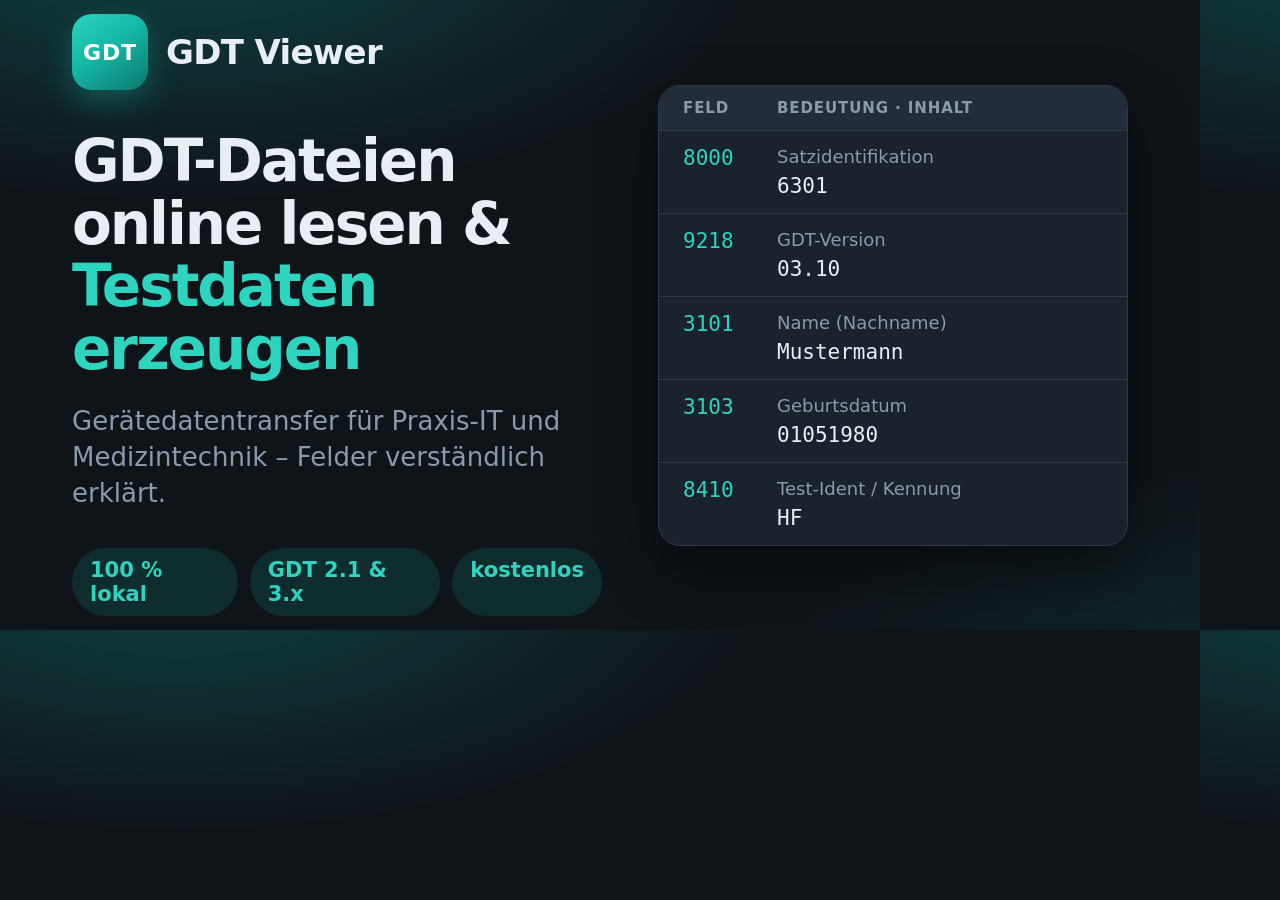
<file: tools/og-image.html>
<!DOCTYPE html>
<!--
  Source for og-image.png (1200x630 social preview). Render with:
  "/Applications/Google Chrome.app/Contents/MacOS/Google Chrome" --headless --disable-gpu \
    --hide-scrollbars --force-device-scale-factor=1 --window-size=1200,630 \
    --screenshot=og-image.png tools/og-image.html
-->
<html lang="de">
<head>
<meta charset="UTF-8" />
<meta name="robots" content="noindex" />
<title>GDT Viewer OG image</title>
<style>
  :root {
    --bg: #0f1419;
    --bg-elevated: #1a222c;
    --bg-soft: #232d3a;
    --border: #2e3a4a;
    --text: #e8eef4;
    --muted: #8b9aab;
    --accent: #14b8a6;
    --accent-hover: #2dd4bf;
  }
  * { box-sizing: border-box; }
  html, body { margin: 0; width: 1200px; height: 630px; overflow: hidden; }
  body {
    font-family: -apple-system, "Segoe UI", system-ui, sans-serif;
    color: var(--text);
    background:
      radial-gradient(ellipse 70% 60% at 15% -10%, rgba(20, 184, 166, 0.28), transparent 70%),
      radial-gradient(ellipse 50% 50% at 100% 110%, rgba(20, 184, 166, 0.12), transparent 70%),
      var(--bg);
    display: grid;
    grid-template-columns: 1fr 470px;
    gap: 56px;
    align-items: center;
    padding: 0 72px;
  }
  .brand { display: flex; align-items: center; gap: 18px; margin-bottom: 40px; }
  .mark {
    display: grid; place-items: center;
    width: 76px; height: 76px; border-radius: 20px;
    background: linear-gradient(145deg, var(--accent-hover), var(--accent) 45%, #0f766e);
    color: #fff; font-weight: 800; font-size: 22px; letter-spacing: 0.04em;
    box-shadow: 0 10px 30px rgba(20, 184, 166, 0.35);
  }
  .brand-name { font-size: 34px; font-weight: 700; letter-spacing: -0.02em; }
  h1 {
    margin: 0 0 22px;
    font-size: 58px; line-height: 1.08; font-weight: 750; letter-spacing: -0.035em;
  }
  h1 em { font-style: normal; color: var(--accent-hover); }
  .sub { margin: 0 0 36px; font-size: 26px; line-height: 1.4; color: var(--muted); }
  .pills { display: flex; gap: 12px; }
  .pill {
    padding: 10px 18px; border-radius: 999px;
    background: rgba(20, 184, 166, 0.15); color: var(--accent-hover);
    font-size: 21px; font-weight: 600;
  }
  .table {
    background: var(--bg-elevated);
    border: 1px solid var(--border);
    border-radius: 22px;
    overflow: hidden;
    box-shadow: 0 24px 60px rgba(0, 0, 0, 0.45);
  }
  .row {
    display: grid; grid-template-columns: 78px 1fr; gap: 4px 16px;
    padding: 15px 24px; border-bottom: 1px solid var(--border);
  }
  .row:last-child { border-bottom: none; }
  .row.head {
    background: var(--bg-soft); color: var(--muted);
    font-size: 15px; font-weight: 600; letter-spacing: 0.06em; text-transform: uppercase;
    padding-block: 13px;
  }
  .id { font-family: "SF Mono", Menlo, monospace; color: var(--accent-hover); font-size: 21px; }
  .label { color: var(--muted); font-size: 18px; }
  .val { grid-column: 2; font-family: "SF Mono", Menlo, monospace; font-size: 21px; }
</style>
</head>
<body>
  <div>
    <div class="brand">
      <div class="mark">GDT</div>
      <div class="brand-name">GDT Viewer</div>
    </div>
    <h1>GDT-Dateien online lesen &amp; <em>Testdaten erzeugen</em></h1>
    <p class="sub">Gerätedatentransfer für Praxis-IT und Medizintechnik – Felder verständlich erklärt.</p>
    <div class="pills">
      <span class="pill">100 % lokal</span>
      <span class="pill">GDT 2.1 &amp; 3.x</span>
      <span class="pill">kostenlos</span>
    </div>
  </div>
  <div class="table" aria-hidden="true">
    <div class="row head"><span>Feld</span><span>Bedeutung · Inhalt</span></div>
    <div class="row"><span class="id">8000</span><span class="label">Satzidentifikation</span><span class="val">6301</span></div>
    <div class="row"><span class="id">9218</span><span class="label">GDT-Version</span><span class="val">03.10</span></div>
    <div class="row"><span class="id">3101</span><span class="label">Name (Nachname)</span><span class="val">Mustermann</span></div>
    <div class="row"><span class="id">3103</span><span class="label">Geburtsdatum</span><span class="val">01051980</span></div>
    <div class="row"><span class="id">8410</span><span class="label">Test-Ident / Kennung</span><span class="val">HF</span></div>
  </div>
</body>
</html>
</file>
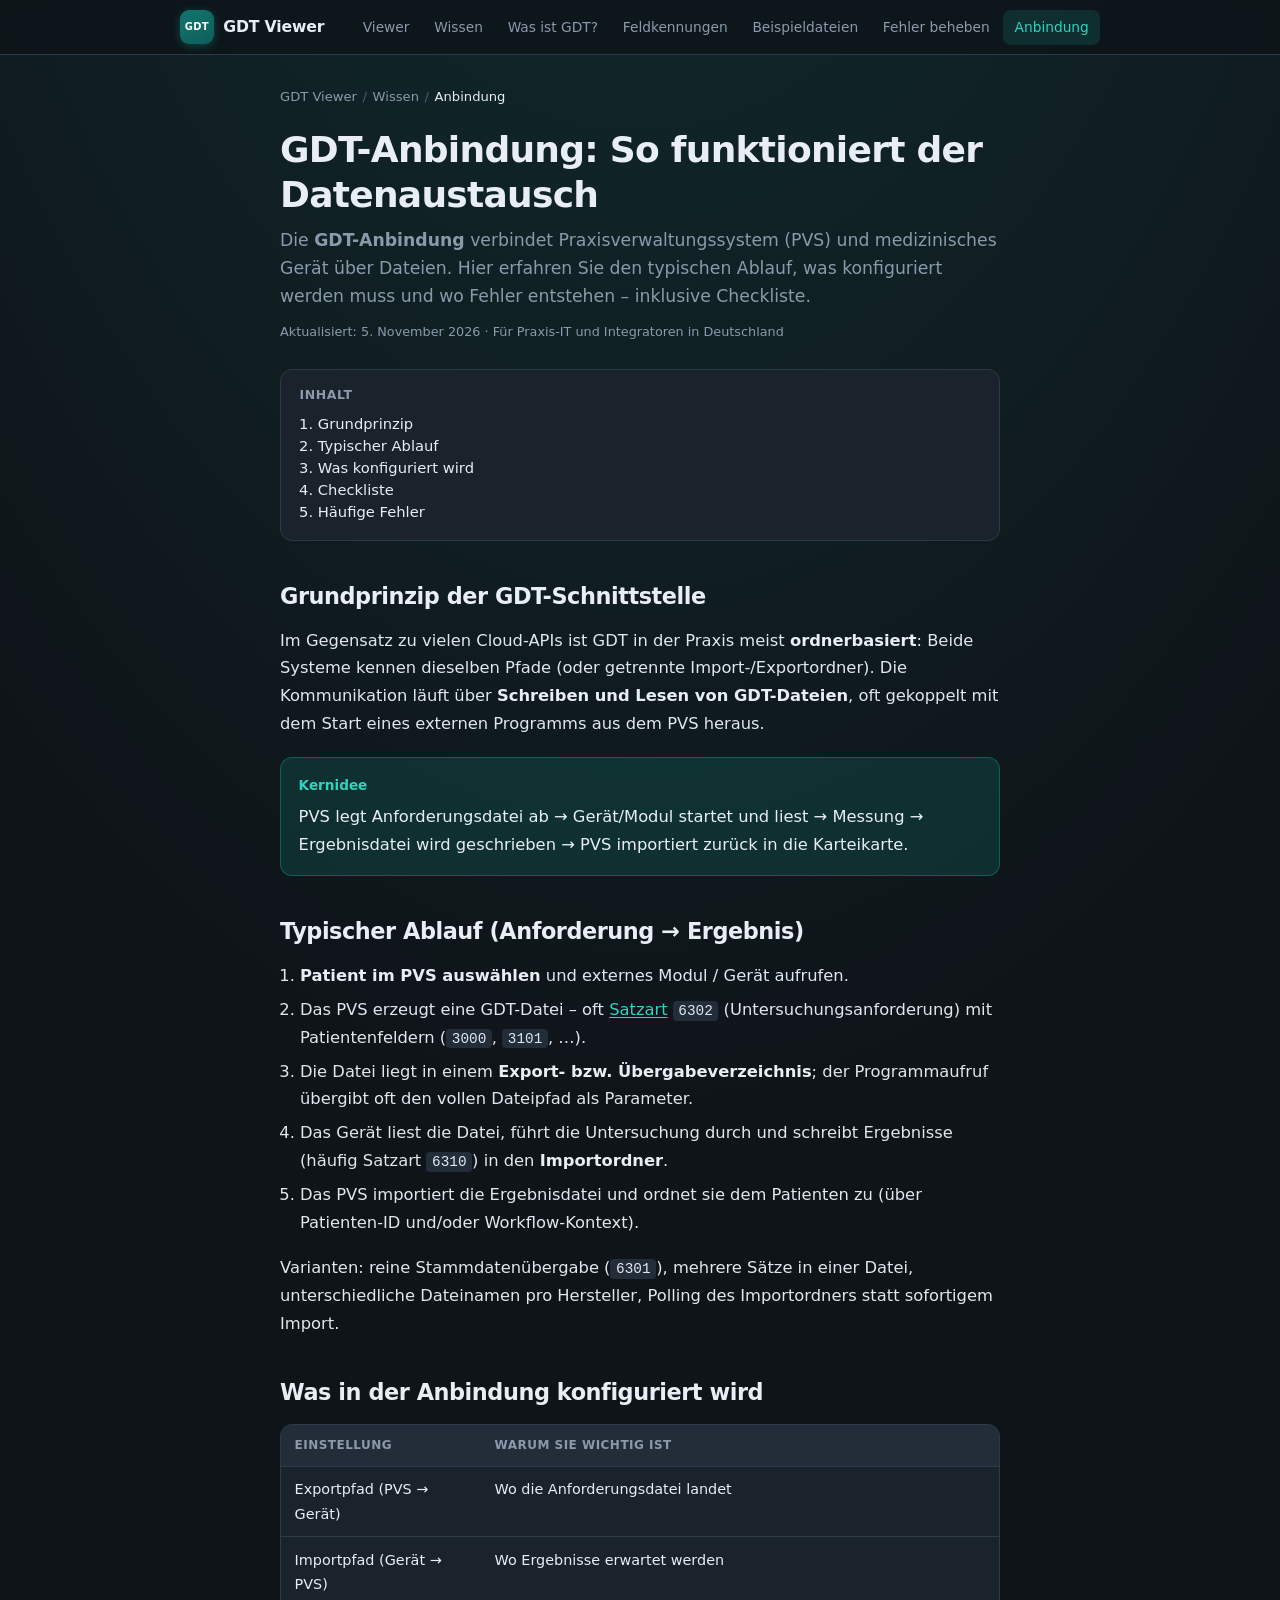
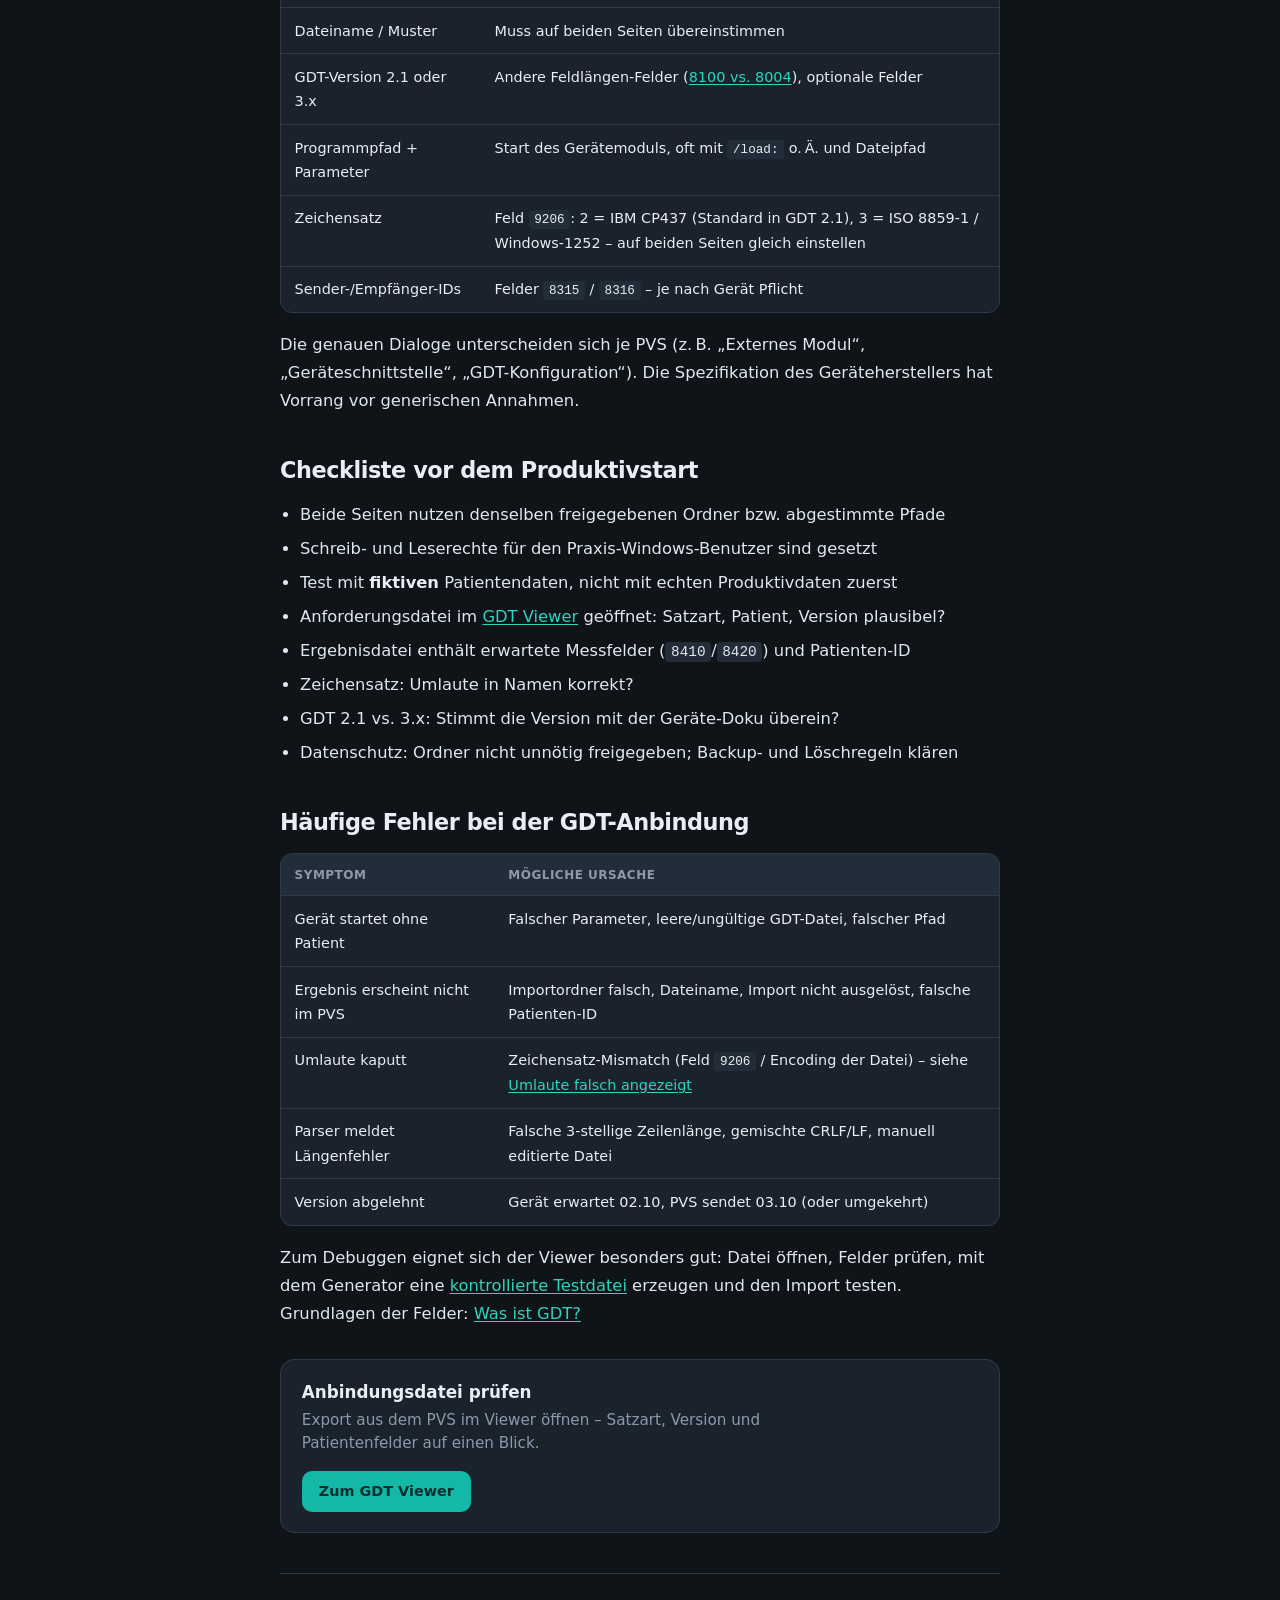
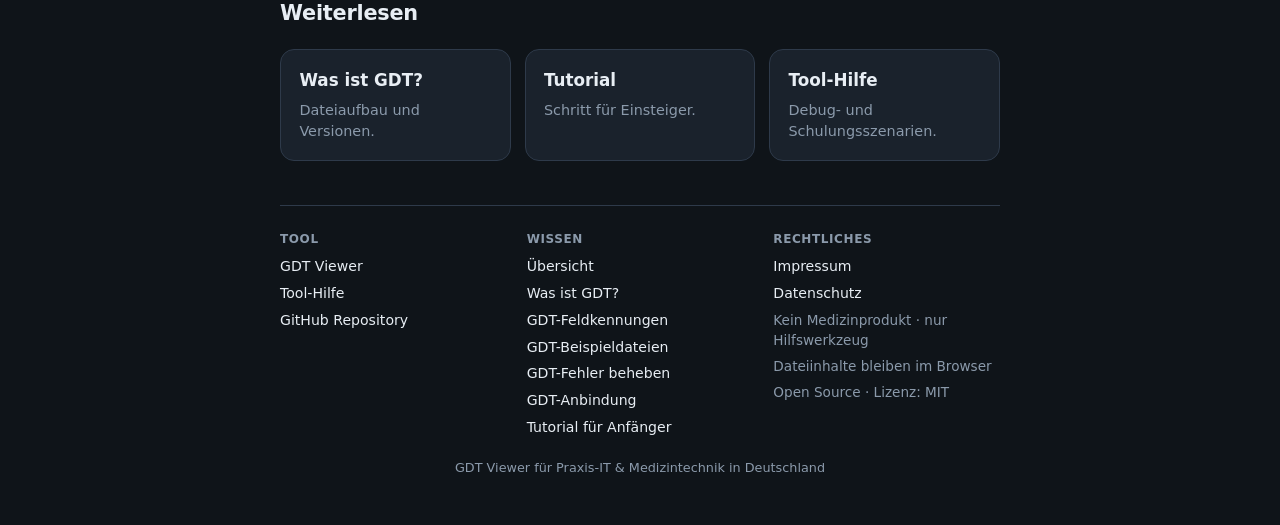
<file: wissen/anbindung.html>
<!DOCTYPE html>
<html lang="de">
<head>
  <meta charset="UTF-8" />
  <meta name="viewport" content="width=device-width, initial-scale=1" />
  <!-- seo:start -->
  <title>GDT-Anbindung: Praxissoftware &amp; Gerät verbinden | GDT Viewer</title>
  <meta name="description" content="So funktioniert die GDT-Anbindung: Übergabeordner, Programmaufruf, Satzarten 6302/6310, Checkliste und typische Fehler zwischen PVS und Gerät." />
  <meta name="robots" content="index, follow, max-image-preview:large, max-snippet:-1" />
  <meta name="theme-color" content="#0f1419" />
  <link rel="manifest" href="../site.webmanifest" />
  <link rel="canonical" href="https://freimoser.github.io/gdt-viewer/wissen/anbindung.html" />
  <meta property="og:type" content="article" />
  <meta property="og:locale" content="de_DE" />
  <meta property="og:site_name" content="GDT Viewer" />
  <meta property="og:title" content="GDT-Anbindung: Praxissoftware und Gerät verbinden" />
  <meta property="og:description" content="Ablauf der GDT-Schnittstelle zwischen PVS und Gerät – Verzeichnisse, Aufruf, Import und typische Stolpersteine." />
  <meta property="og:url" content="https://freimoser.github.io/gdt-viewer/wissen/anbindung.html" />
  <meta property="og:image" content="https://freimoser.github.io/gdt-viewer/og-image.png" />
  <meta property="og:image:type" content="image/png" />
  <meta property="og:image:width" content="1200" />
  <meta property="og:image:height" content="630" />
  <meta property="og:image:alt" content="GDT Viewer: GDT-Dateien online lesen und Testdaten erzeugen – Beispiel einer Feldtabelle" />
  <meta name="twitter:card" content="summary_large_image" />
  <meta name="twitter:title" content="GDT-Anbindung: Praxissoftware und Gerät verbinden" />
  <meta name="twitter:description" content="Ablauf der GDT-Schnittstelle zwischen PVS und Gerät – Verzeichnisse, Aufruf, Import und typische Stolpersteine." />
  <meta name="twitter:image" content="https://freimoser.github.io/gdt-viewer/og-image.png" />
  <meta name="twitter:image:alt" content="GDT Viewer: GDT-Dateien online lesen und Testdaten erzeugen – Beispiel einer Feldtabelle" />
  <!-- seo:end -->
  <!-- seo-ld:start -->
  <script type="application/ld+json">
{
  "@context": "https://schema.org",
  "@graph": [
    {
      "@type": "Organization",
      "@id": "https://freimoser.github.io/gdt-viewer/#organization",
      "name": "GDT Viewer",
      "url": "https://freimoser.github.io/gdt-viewer/",
      "logo": {
        "@type": "ImageObject",
        "url": "https://freimoser.github.io/gdt-viewer/icon-192.png",
        "width": 192,
        "height": 192
      },
      "sameAs": [
        "https://github.com/freimoser/gdt-viewer"
      ]
    },
    {
      "@type": "WebSite",
      "@id": "https://freimoser.github.io/gdt-viewer/#website",
      "name": "GDT Viewer",
      "url": "https://freimoser.github.io/gdt-viewer/",
      "inLanguage": "de-DE",
      "description": "GDT Viewer und Wissensportal zum Gerätedatentransfer (GDT) für Praxissoftware und Medizintechnik in Deutschland.",
      "publisher": {
        "@id": "https://freimoser.github.io/gdt-viewer/#organization"
      }
    },
    {
      "@type": "WebPage",
      "@id": "https://freimoser.github.io/gdt-viewer/wissen/anbindung.html#webpage",
      "url": "https://freimoser.github.io/gdt-viewer/wissen/anbindung.html",
      "name": "GDT-Anbindung: Praxissoftware & Gerät verbinden | GDT Viewer",
      "description": "So funktioniert die GDT-Anbindung: Übergabeordner, Programmaufruf, Satzarten 6302/6310, Checkliste und typische Fehler zwischen PVS und Gerät.",
      "inLanguage": "de-DE",
      "isPartOf": {
        "@id": "https://freimoser.github.io/gdt-viewer/#website"
      },
      "primaryImageOfPage": {
        "@type": "ImageObject",
        "url": "https://freimoser.github.io/gdt-viewer/og-image.png",
        "width": 1200,
        "height": 630
      },
      "datePublished": "2026-07-20",
      "dateModified": "2026-11-05",
      "about": {
        "@type": "Thing",
        "name": "Gerätedatentransfer",
        "alternateName": [
          "GDT",
          "GDT-Schnittstelle"
        ]
      },
      "breadcrumb": {
        "@id": "https://freimoser.github.io/gdt-viewer/wissen/anbindung.html#breadcrumb"
      }
    },
    {
      "@type": "BreadcrumbList",
      "@id": "https://freimoser.github.io/gdt-viewer/wissen/anbindung.html#breadcrumb",
      "itemListElement": [
        {
          "@type": "ListItem",
          "position": 1,
          "name": "GDT Viewer",
          "item": "https://freimoser.github.io/gdt-viewer/"
        },
        {
          "@type": "ListItem",
          "position": 2,
          "name": "Wissen",
          "item": "https://freimoser.github.io/gdt-viewer/wissen/"
        },
        {
          "@type": "ListItem",
          "position": 3,
          "name": "Anbindung",
          "item": "https://freimoser.github.io/gdt-viewer/wissen/anbindung.html"
        }
      ]
    },
    {
      "@type": "Article",
      "@id": "https://freimoser.github.io/gdt-viewer/wissen/anbindung.html#article",
      "headline": "GDT-Anbindung: So funktioniert der Datenaustausch",
      "description": "So funktioniert die GDT-Anbindung: Übergabeordner, Programmaufruf, Satzarten 6302/6310, Checkliste und typische Fehler zwischen PVS und Gerät.",
      "inLanguage": "de-DE",
      "image": "https://freimoser.github.io/gdt-viewer/og-image.png",
      "datePublished": "2026-07-20",
      "dateModified": "2026-11-05",
      "author": {
        "@id": "https://freimoser.github.io/gdt-viewer/#organization"
      },
      "publisher": {
        "@id": "https://freimoser.github.io/gdt-viewer/#organization"
      },
      "mainEntityOfPage": {
        "@id": "https://freimoser.github.io/gdt-viewer/wissen/anbindung.html#webpage"
      },
      "isPartOf": {
        "@id": "https://freimoser.github.io/gdt-viewer/#website"
      },
      "about": {
        "@type": "Thing",
        "name": "Gerätedatentransfer",
        "alternateName": [
          "GDT",
          "GDT-Schnittstelle"
        ]
      }
    }
  ]
}
  </script>
  <!-- seo-ld:end -->
  <link rel="stylesheet" href="../styles.css?v=03605964" />
  <link rel="icon" href="../favicon.svg" type="image/svg+xml" />
  <link rel="icon" href="../favicon.ico" sizes="any" />
  <link rel="icon" href="../favicon-32.png" type="image/png" sizes="32x32" />
  <link rel="apple-touch-icon" href="../apple-touch-icon.png" sizes="180x180" />
  <script type="application/ld+json">
  {
    "@context": "https://schema.org",
    "@type": "HowTo",
    "name": "GDT-Anbindung einrichten (Überblick)",
    "description": "Grundschritte, um Praxissoftware und Gerät über GDT-Dateien zu verbinden.",
    "inLanguage": "de-DE",
    "step": [
      { "@type": "HowToStep", "name": "Übergabeverzeichnis festlegen", "text": "Gemeinsamen Export- und Importordner definieren, auf den PVS und Gerät zugreifen können." },
      { "@type": "HowToStep", "name": "Dateinamen und Satzarten abstimmen", "text": "Klären, welche Dateinamen und Satzarten (z. B. 6302 Anforderung, 6310 Ergebnis) verwendet werden." },
      { "@type": "HowToStep", "name": "Externes Modul konfigurieren", "text": "Im PVS den Programmaufruf des Geräts/Moduls mit Pfad zur GDT-Datei hinterlegen." },
      { "@type": "HowToStep", "name": "Testdaten prüfen", "text": "Mit fiktiven Patientendaten testen und die erzeugte GDT-Datei im Viewer kontrollieren." }
    ]
  }
  </script>
</head>
<body>
  <!-- site-header:start -->
  <a class="skip-link" href="#main">Zum Inhalt springen</a>
  <header class="site-header">
    <div class="site-header-inner">
      <a class="site-brand" href="../">
        <span class="site-brand-mark" aria-hidden="true">GDT</span>
        <span class="site-brand-name">GDT Viewer</span>
      </a>
      <nav class="site-nav" aria-label="Hauptnavigation">
        <a href="../">Viewer</a>
        <a href="./">Wissen</a>
        <a href="was-ist-gdt.html">Was ist GDT?</a>
        <a href="feldkennungen.html">Feldkennungen</a>
        <a href="beispieldateien.html">Beispieldateien</a>
        <a href="fehler.html">Fehler beheben</a>
        <a href="anbindung.html" aria-current="page">Anbindung</a>
      </nav>
    </div>
  </header>
  <script>
    // Mobile: the link row scrolls sideways – bring the current page's link into view
    (function () {
      var nav = document.querySelector(".site-nav");
      var cur = nav && nav.querySelector("[aria-current]");
      if (!cur || nav.scrollWidth <= nav.clientWidth) return;
      var offset = cur.getBoundingClientRect().left - nav.getBoundingClientRect().left;
      nav.scrollLeft = offset - (nav.clientWidth - cur.offsetWidth) / 2;
    })();
  </script>
  <!-- site-header:end -->
  <div class="page page-content">
    <main id="main">

    <header class="hero-article">
      <!-- breadcrumb:start -->
      <nav class="breadcrumb" aria-label="Brotkrumen">
        <ol>
          <li><a href="../">GDT Viewer</a></li>
          <li><a href="./">Wissen</a></li>
          <li><span aria-current="page">Anbindung</span></li>
        </ol>
      </nav>
      <!-- breadcrumb:end -->
      <h1>GDT-Anbindung: So funktioniert der Datenaustausch</h1>
      <p class="lead">
        Die <strong>GDT-Anbindung</strong> verbindet Praxisverwaltungssystem (PVS) und
        medizinisches Gerät über Dateien. Hier erfahren Sie den typischen Ablauf,
        was konfiguriert werden muss und wo Fehler entstehen – inklusive Checkliste.
      </p>
      <p class="meta-line">Aktualisiert: 5. November 2026 · Für Praxis-IT und Integratoren in Deutschland</p>
    </header>

    <nav class="toc" aria-label="Inhaltsverzeichnis">
      <p class="toc-title">Inhalt</p>
      <ol>
        <li><a href="#prinzip">Grundprinzip</a></li>
        <li><a href="#ablauf">Typischer Ablauf</a></li>
        <li><a href="#konfiguration">Was konfiguriert wird</a></li>
        <li><a href="#checkliste">Checkliste</a></li>
        <li><a href="#fehler">Häufige Fehler</a></li>
      </ol>
    </nav>

    <article class="prose">
      <h2 id="prinzip">Grundprinzip der GDT-Schnittstelle</h2>
      <p>
        Im Gegensatz zu vielen Cloud-APIs ist GDT in der Praxis meist
        <strong>ordnerbasiert</strong>: Beide Systeme kennen dieselben Pfade
        (oder getrennte Import-/Exportordner). Die Kommunikation läuft über
        <strong>Schreiben und Lesen von GDT-Dateien</strong>, oft gekoppelt mit dem
        Start eines externen Programms aus dem PVS heraus.
      </p>
      <div class="callout">
        <span class="callout-title">Kernidee</span>
        <p>
          PVS legt Anforderungsdatei ab → Gerät/Modul startet und liest → Messung →
          Ergebnisdatei wird geschrieben → PVS importiert zurück in die Karteikarte.
        </p>
      </div>

      <h2 id="ablauf">Typischer Ablauf (Anforderung → Ergebnis)</h2>
      <ol>
        <li>
          <strong>Patient im PVS auswählen</strong> und externes Modul / Gerät aufrufen.
        </li>
        <li>
          Das PVS erzeugt eine GDT-Datei – oft <a href="was-ist-gdt.html#satzarten">Satzart</a> <code>6302</code>
          (Untersuchungsanforderung) mit Patientenfeldern (<code>3000</code>, <code>3101</code>, …).
        </li>
        <li>
          Die Datei liegt in einem <strong>Export- bzw. Übergabeverzeichnis</strong>;
          der Programmaufruf übergibt oft den vollen Dateipfad als Parameter.
        </li>
        <li>
          Das Gerät liest die Datei, führt die Untersuchung durch und schreibt
          Ergebnisse (häufig Satzart <code>6310</code>) in den <strong>Importordner</strong>.
        </li>
        <li>
          Das PVS importiert die Ergebnisdatei und ordnet sie dem Patienten zu
          (über Patienten-ID und/oder Workflow-Kontext).
        </li>
      </ol>
      <p>
        Varianten: reine Stammdatenübergabe (<code>6301</code>), mehrere Sätze in einer Datei,
        unterschiedliche Dateinamen pro Hersteller, Polling des Importordners statt
        sofortigem Import.
      </p>

      <h2 id="konfiguration">Was in der Anbindung konfiguriert wird</h2>
      <div class="table-scroll" tabindex="0" role="region" aria-label="Tabelle: Was in der Anbindung konfiguriert wird">
        <table>
          <thead>
            <tr>
              <th scope="col">Einstellung</th>
              <th scope="col">Warum sie wichtig ist</th>
            </tr>
          </thead>
          <tbody>
            <tr>
              <td>Exportpfad (PVS → Gerät)</td>
              <td>Wo die Anforderungsdatei landet</td>
            </tr>
            <tr>
              <td>Importpfad (Gerät → PVS)</td>
              <td>Wo Ergebnisse erwartet werden</td>
            </tr>
            <tr>
              <td>Dateiname / Muster</td>
              <td>Muss auf beiden Seiten übereinstimmen</td>
            </tr>
            <tr>
              <td>GDT-Version 2.1 oder 3.x</td>
              <td>Andere Feldlängen-Felder (<a href="was-ist-gdt.html#versionen">8100 vs. 8004</a>), optionale Felder</td>
            </tr>
            <tr>
              <td>Programmpfad + Parameter</td>
              <td>Start des Gerätemoduls, oft mit <code>/load:</code> o. Ä. und Dateipfad</td>
            </tr>
            <tr>
              <td>Zeichensatz</td>
              <td>Feld <code>9206</code>: 2 = IBM CP437 (Standard in GDT 2.1), 3 = ISO 8859-1 / Windows-1252 – auf beiden Seiten gleich einstellen</td>
            </tr>
            <tr>
              <td>Sender-/Empfänger-IDs</td>
              <td>Felder <code>8315</code> / <code>8316</code> – je nach Gerät Pflicht</td>
            </tr>
          </tbody>
        </table>
      </div>
      <p>
        Die genauen Dialoge unterscheiden sich je PVS (z. B. „Externes Modul“,
        „Geräteschnittstelle“, „GDT-Konfiguration“). Die Spezifikation des
        Geräteherstellers hat Vorrang vor generischen Annahmen.
      </p>

      <h2 id="checkliste">Checkliste vor dem Produktivstart</h2>
      <ul>
        <li>Beide Seiten nutzen denselben freigegebenen Ordner bzw. abgestimmte Pfade</li>
        <li>Schreib- und Leserechte für den Praxis-Windows-Benutzer sind gesetzt</li>
        <li>Test mit <strong>fiktiven</strong> Patientendaten, nicht mit echten Produktivdaten zuerst</li>
        <li>Anforderungsdatei im <a href="../">GDT Viewer</a> geöffnet: Satzart, Patient, Version plausibel?</li>
        <li>Ergebnisdatei enthält erwartete Messfelder (<code>8410</code>/<code>8420</code>) und Patienten-ID</li>
        <li>Zeichensatz: Umlaute in Namen korrekt?</li>
        <li>GDT 2.1 vs. 3.x: Stimmt die Version mit der Geräte-Doku überein?</li>
        <li>Datenschutz: Ordner nicht unnötig freigegeben; Backup- und Löschregeln klären</li>
      </ul>

      <h2 id="fehler">Häufige Fehler bei der GDT-Anbindung</h2>
      <div class="table-scroll" tabindex="0" role="region" aria-label="Tabelle: Häufige Fehler bei der GDT-Anbindung">
        <table>
          <thead>
            <tr>
              <th scope="col">Symptom</th>
              <th scope="col">Mögliche Ursache</th>
            </tr>
          </thead>
          <tbody>
            <tr>
              <td>Gerät startet ohne Patient</td>
              <td>Falscher Parameter, leere/ungültige GDT-Datei, falscher Pfad</td>
            </tr>
            <tr>
              <td>Ergebnis erscheint nicht im PVS</td>
              <td>Importordner falsch, Dateiname, Import nicht ausgelöst, falsche Patienten-ID</td>
            </tr>
            <tr>
              <td>Umlaute kaputt</td>
              <td>Zeichensatz-Mismatch (Feld <code>9206</code> / Encoding der Datei) – siehe <a href="fehler.html#umlaute">Umlaute falsch angezeigt</a></td>
            </tr>
            <tr>
              <td>Parser meldet Längenfehler</td>
              <td>Falsche 3-stellige Zeilenlänge, gemischte CRLF/LF, manuell editierte Datei</td>
            </tr>
            <tr>
              <td>Version abgelehnt</td>
              <td>Gerät erwartet 02.10, PVS sendet 03.10 (oder umgekehrt)</td>
            </tr>
          </tbody>
        </table>
      </div>
      <p>
        Zum Debuggen eignet sich der Viewer besonders gut: Datei öffnen, Felder prüfen,
        mit dem Generator eine <a href="tool.html">kontrollierte Testdatei</a> erzeugen und
        den Import testen. Grundlagen der Felder:
        <a href="was-ist-gdt.html">Was ist GDT?</a>
      </p>
    </article>

    <div class="cta-box">
      <p>
        <strong>Anbindungsdatei prüfen</strong>
        Export aus dem PVS im Viewer öffnen – Satzart, Version und Patientenfelder auf einen Blick.
      </p>
      <a class="btn btn-primary" href="../">Zum GDT Viewer</a>
    </div>

    <section class="related">
      <h2>Weiterlesen</h2>
      <div class="card-grid">
        <a class="card-link" href="was-ist-gdt.html"><h3>Was ist GDT?</h3><p>Dateiaufbau und Versionen.</p></a>
        <a class="card-link" href="tutorial.html"><h3>Tutorial</h3><p>Schritt für Einsteiger.</p></a>
        <a class="card-link" href="tool.html"><h3>Tool-Hilfe</h3><p>Debug- und Schulungsszenarien.</p></a>
      </div>
    </section>

    </main>

    <!-- site-footer:start -->
    <footer class="site-footer">
      <div class="site-footer-grid">
        <div>
          <h2>Tool</h2>
          <ul>
            <li><a href="../">GDT Viewer</a></li>
            <li><a href="tool.html">Tool-Hilfe</a></li>
            <li><a href="https://github.com/freimoser/gdt-viewer">GitHub Repository</a></li>
          </ul>
        </div>
        <div>
          <h2>Wissen</h2>
          <ul>
            <li><a href="./">Übersicht</a></li>
            <li><a href="was-ist-gdt.html">Was ist GDT?</a></li>
            <li><a href="feldkennungen.html">GDT-Feldkennungen</a></li>
            <li><a href="beispieldateien.html">GDT-Beispieldateien</a></li>
            <li><a href="fehler.html">GDT-Fehler beheben</a></li>
            <li><a href="anbindung.html">GDT-Anbindung</a></li>
            <li><a href="tutorial.html">Tutorial für Anfänger</a></li>
          </ul>
        </div>
        <div>
          <h2>Rechtliches</h2>
          <ul>
            <li><a href="https://freimoser.de/impressum/">Impressum</a></li>
            <li><a href="../datenschutz.html">Datenschutz</a></li>
            <li>Kein Medizinprodukt · nur Hilfswerkzeug</li>
            <li>Dateiinhalte bleiben im Browser</li>
            <li>Open Source · Lizenz: MIT</li>
          </ul>
        </div>
      </div>
      <p class="site-footer-note">GDT Viewer für Praxis-IT &amp; Medizintechnik in Deutschland</p>
    </footer>
    <!-- site-footer:end -->
  </div>
</body>
</html>
</file>
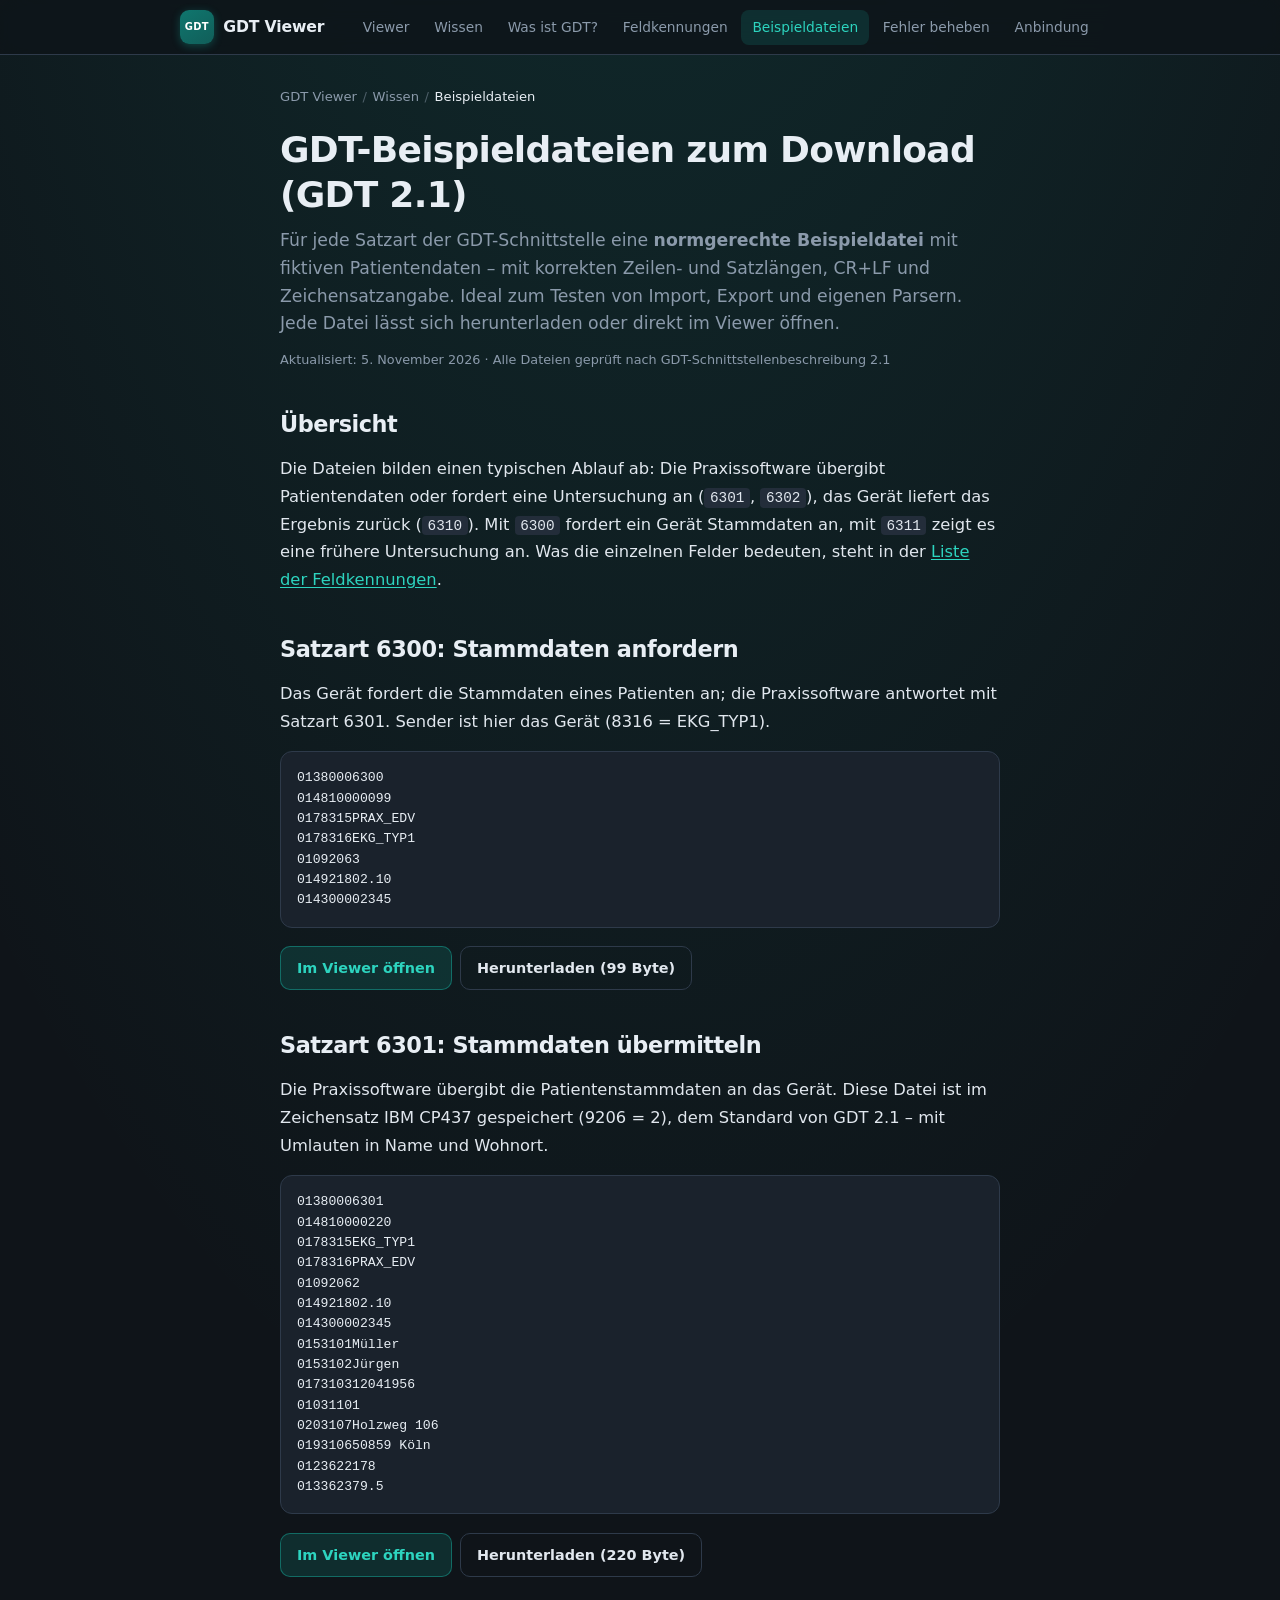
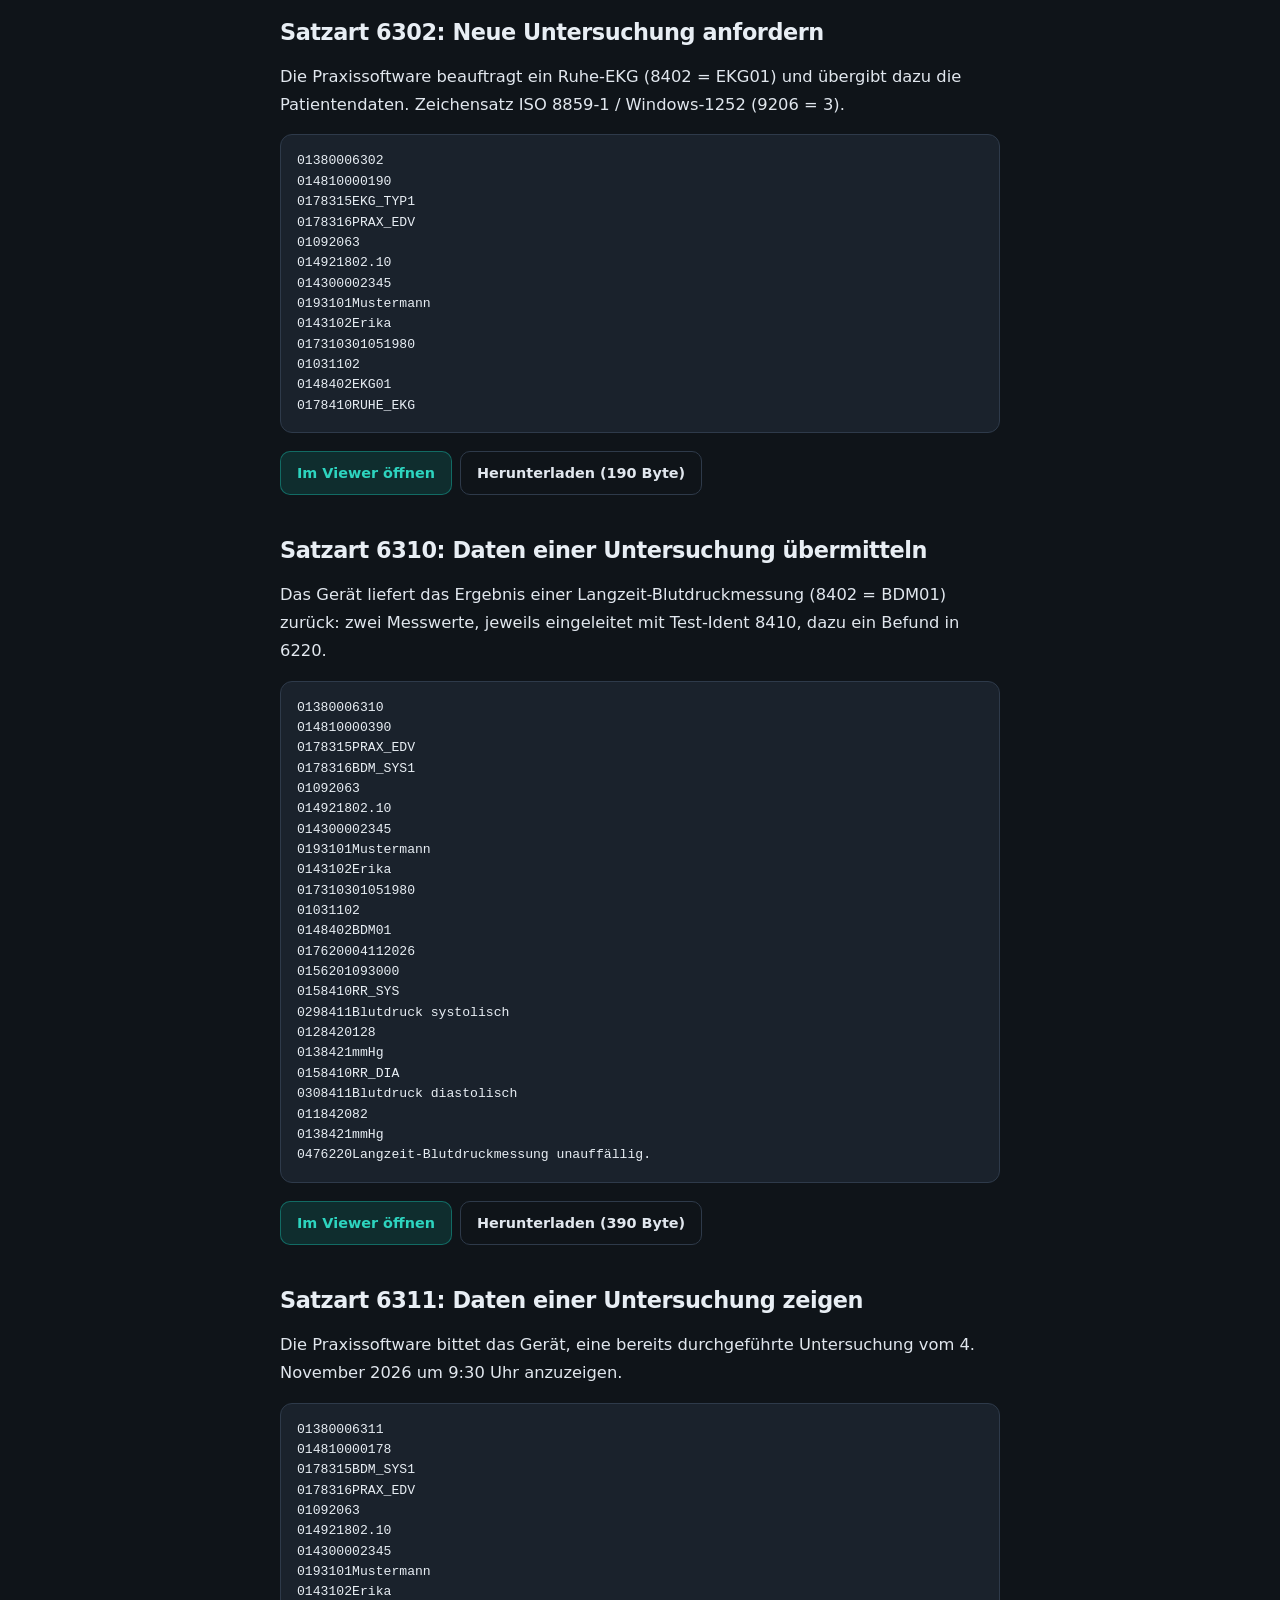
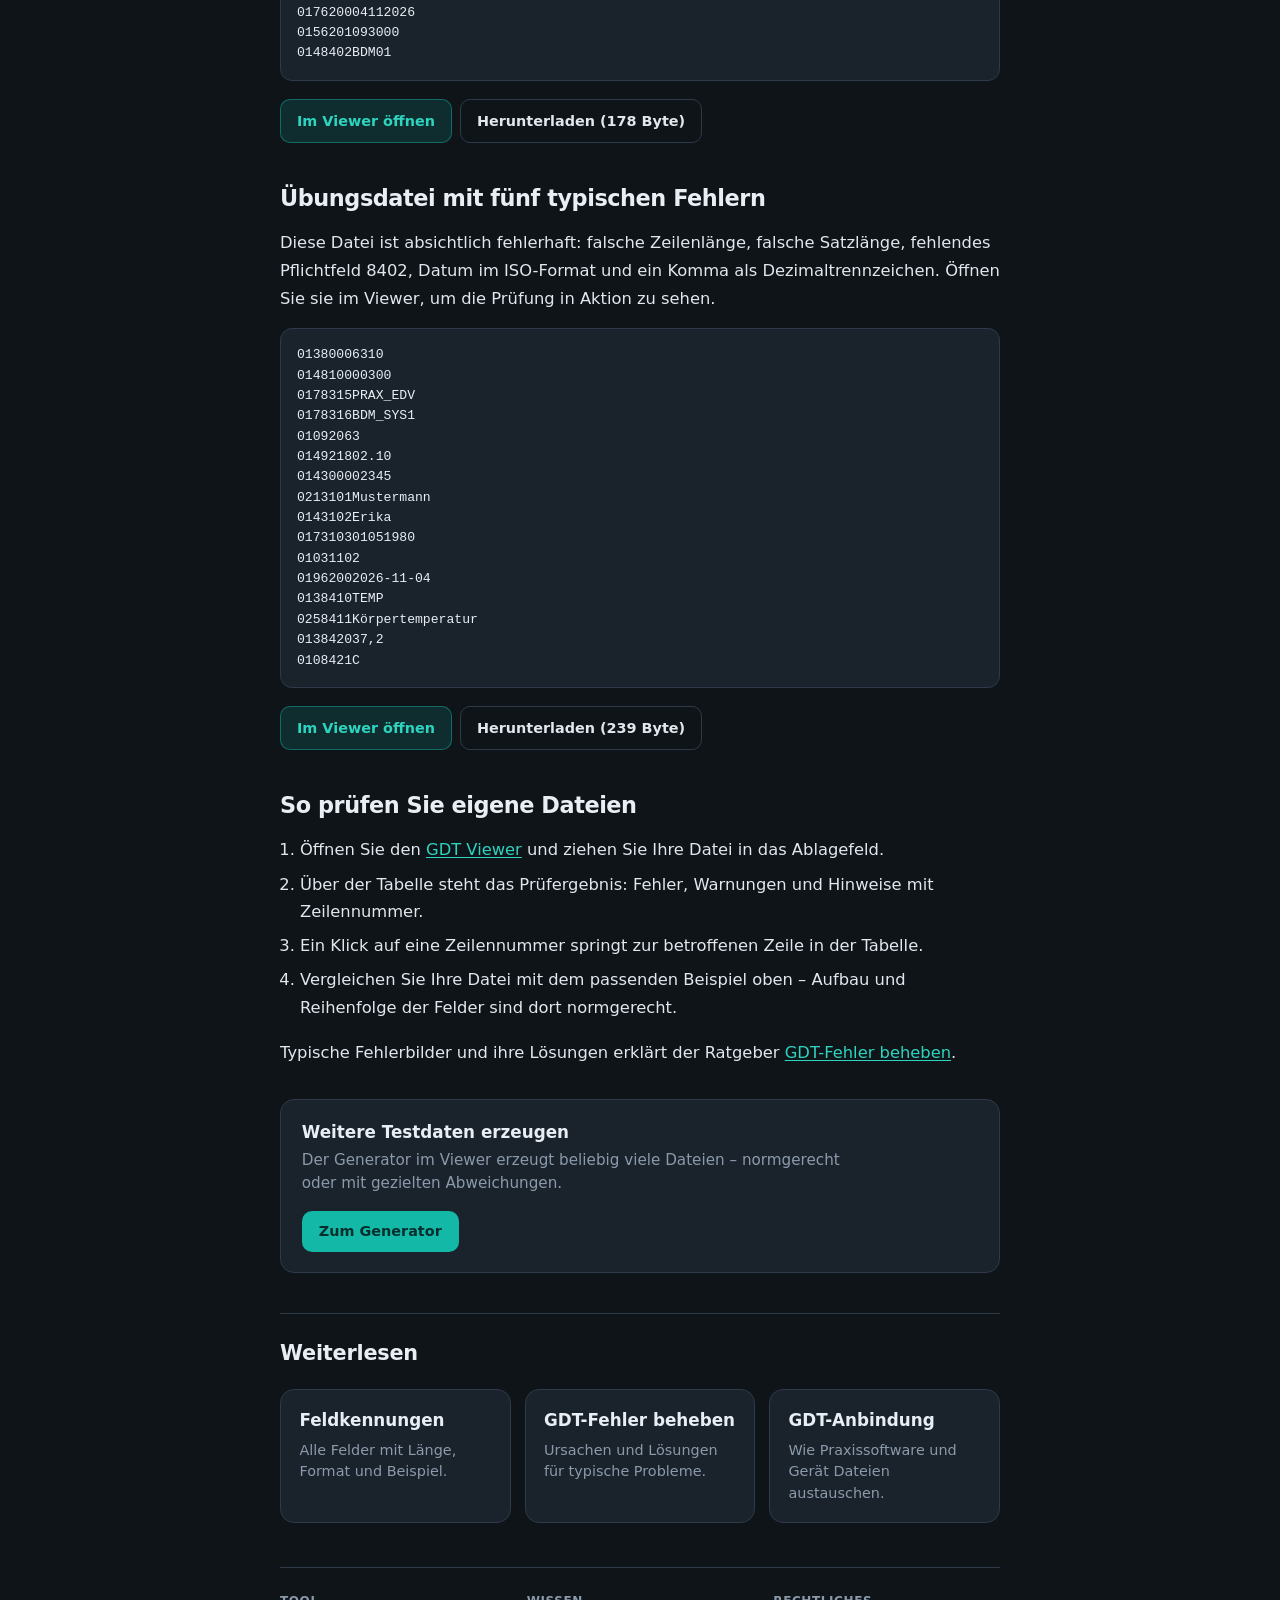
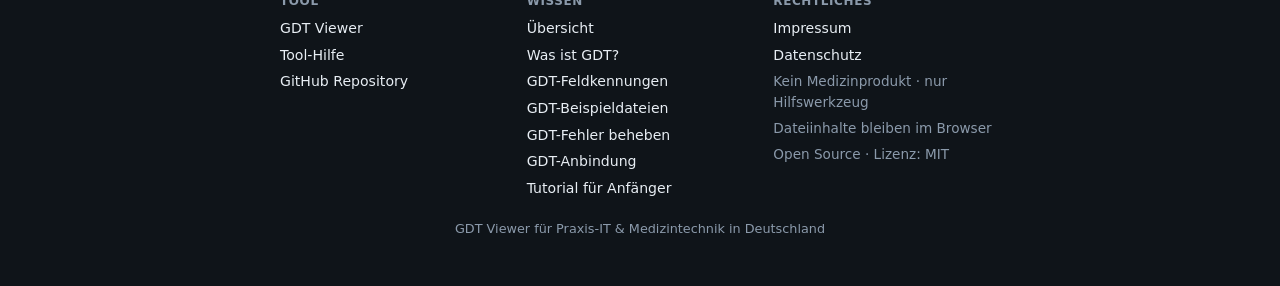
<file: wissen/beispieldateien.html>
<!DOCTYPE html>
<html lang="de">
<head>
  <meta charset="UTF-8" />
  <meta name="viewport" content="width=device-width, initial-scale=1" />
  <!-- seo:start -->
  <title>GDT-Beispieldateien zum Download (6300–6311) | GDT Viewer</title>
  <meta name="description" content="Normgerechte GDT-Beispieldateien für alle Satzarten (6300 bis 6311) zum Download oder direkt im Viewer öffnen – geprüft nach GDT 2.1, fiktive Daten." />
  <meta name="robots" content="index, follow, max-image-preview:large, max-snippet:-1" />
  <meta name="theme-color" content="#0f1419" />
  <link rel="manifest" href="../site.webmanifest" />
  <link rel="canonical" href="https://freimoser.github.io/gdt-viewer/wissen/beispieldateien.html" />
  <meta property="og:type" content="article" />
  <meta property="og:locale" content="de_DE" />
  <meta property="og:site_name" content="GDT Viewer" />
  <meta property="og:title" content="GDT-Beispieldateien zum Download" />
  <meta property="og:description" content="Für jede Satzart eine normgerechte GDT-Datei mit fiktiven Daten – plus eine Übungsdatei mit typischen Fehlern." />
  <meta property="og:url" content="https://freimoser.github.io/gdt-viewer/wissen/beispieldateien.html" />
  <meta property="og:image" content="https://freimoser.github.io/gdt-viewer/og-image.png" />
  <meta property="og:image:type" content="image/png" />
  <meta property="og:image:width" content="1200" />
  <meta property="og:image:height" content="630" />
  <meta property="og:image:alt" content="GDT Viewer: GDT-Dateien online lesen und Testdaten erzeugen – Beispiel einer Feldtabelle" />
  <meta name="twitter:card" content="summary_large_image" />
  <meta name="twitter:title" content="GDT-Beispieldateien zum Download" />
  <meta name="twitter:description" content="Für jede Satzart eine normgerechte GDT-Datei mit fiktiven Daten – plus eine Übungsdatei mit typischen Fehlern." />
  <meta name="twitter:image" content="https://freimoser.github.io/gdt-viewer/og-image.png" />
  <meta name="twitter:image:alt" content="GDT Viewer: GDT-Dateien online lesen und Testdaten erzeugen – Beispiel einer Feldtabelle" />
  <!-- seo:end -->
  <!-- seo-ld:start -->
  <script type="application/ld+json">
{
  "@context": "https://schema.org",
  "@graph": [
    {
      "@type": "Organization",
      "@id": "https://freimoser.github.io/gdt-viewer/#organization",
      "name": "GDT Viewer",
      "url": "https://freimoser.github.io/gdt-viewer/",
      "logo": {
        "@type": "ImageObject",
        "url": "https://freimoser.github.io/gdt-viewer/icon-192.png",
        "width": 192,
        "height": 192
      },
      "sameAs": [
        "https://github.com/freimoser/gdt-viewer"
      ]
    },
    {
      "@type": "WebSite",
      "@id": "https://freimoser.github.io/gdt-viewer/#website",
      "name": "GDT Viewer",
      "url": "https://freimoser.github.io/gdt-viewer/",
      "inLanguage": "de-DE",
      "description": "GDT Viewer und Wissensportal zum Gerätedatentransfer (GDT) für Praxissoftware und Medizintechnik in Deutschland.",
      "publisher": {
        "@id": "https://freimoser.github.io/gdt-viewer/#organization"
      }
    },
    {
      "@type": "WebPage",
      "@id": "https://freimoser.github.io/gdt-viewer/wissen/beispieldateien.html#webpage",
      "url": "https://freimoser.github.io/gdt-viewer/wissen/beispieldateien.html",
      "name": "GDT-Beispieldateien zum Download (6300–6311) | GDT Viewer",
      "description": "Normgerechte GDT-Beispieldateien für alle Satzarten (6300 bis 6311) zum Download oder direkt im Viewer öffnen – geprüft nach GDT 2.1, fiktive Daten.",
      "inLanguage": "de-DE",
      "isPartOf": {
        "@id": "https://freimoser.github.io/gdt-viewer/#website"
      },
      "primaryImageOfPage": {
        "@type": "ImageObject",
        "url": "https://freimoser.github.io/gdt-viewer/og-image.png",
        "width": 1200,
        "height": 630
      },
      "datePublished": "2026-11-05",
      "dateModified": "2026-11-05",
      "about": {
        "@type": "Thing",
        "name": "Gerätedatentransfer",
        "alternateName": [
          "GDT",
          "GDT-Schnittstelle"
        ]
      },
      "breadcrumb": {
        "@id": "https://freimoser.github.io/gdt-viewer/wissen/beispieldateien.html#breadcrumb"
      }
    },
    {
      "@type": "BreadcrumbList",
      "@id": "https://freimoser.github.io/gdt-viewer/wissen/beispieldateien.html#breadcrumb",
      "itemListElement": [
        {
          "@type": "ListItem",
          "position": 1,
          "name": "GDT Viewer",
          "item": "https://freimoser.github.io/gdt-viewer/"
        },
        {
          "@type": "ListItem",
          "position": 2,
          "name": "Wissen",
          "item": "https://freimoser.github.io/gdt-viewer/wissen/"
        },
        {
          "@type": "ListItem",
          "position": 3,
          "name": "Beispieldateien",
          "item": "https://freimoser.github.io/gdt-viewer/wissen/beispieldateien.html"
        }
      ]
    },
    {
      "@type": "Article",
      "@id": "https://freimoser.github.io/gdt-viewer/wissen/beispieldateien.html#article",
      "headline": "GDT-Beispieldateien zum Download (GDT 2.1)",
      "description": "Normgerechte GDT-Beispieldateien für alle Satzarten (6300 bis 6311) zum Download oder direkt im Viewer öffnen – geprüft nach GDT 2.1, fiktive Daten.",
      "inLanguage": "de-DE",
      "image": "https://freimoser.github.io/gdt-viewer/og-image.png",
      "datePublished": "2026-11-05",
      "dateModified": "2026-11-05",
      "author": {
        "@id": "https://freimoser.github.io/gdt-viewer/#organization"
      },
      "publisher": {
        "@id": "https://freimoser.github.io/gdt-viewer/#organization"
      },
      "mainEntityOfPage": {
        "@id": "https://freimoser.github.io/gdt-viewer/wissen/beispieldateien.html#webpage"
      },
      "isPartOf": {
        "@id": "https://freimoser.github.io/gdt-viewer/#website"
      },
      "about": {
        "@type": "Thing",
        "name": "Gerätedatentransfer",
        "alternateName": [
          "GDT",
          "GDT-Schnittstelle"
        ]
      }
    }
  ]
}
  </script>
  <!-- seo-ld:end -->
  <link rel="stylesheet" href="../styles.css?v=03605964" />
  <link rel="icon" href="../favicon.svg" type="image/svg+xml" />
  <link rel="icon" href="../favicon.ico" sizes="any" />
  <link rel="icon" href="../favicon-32.png" type="image/png" sizes="32x32" />
  <link rel="apple-touch-icon" href="../apple-touch-icon.png" sizes="180x180" />
</head>
<body>
  <!-- site-header:start -->
  <a class="skip-link" href="#main">Zum Inhalt springen</a>
  <header class="site-header">
    <div class="site-header-inner">
      <a class="site-brand" href="../">
        <span class="site-brand-mark" aria-hidden="true">GDT</span>
        <span class="site-brand-name">GDT Viewer</span>
      </a>
      <nav class="site-nav" aria-label="Hauptnavigation">
        <a href="../">Viewer</a>
        <a href="./">Wissen</a>
        <a href="was-ist-gdt.html">Was ist GDT?</a>
        <a href="feldkennungen.html">Feldkennungen</a>
        <a href="beispieldateien.html" aria-current="page">Beispieldateien</a>
        <a href="fehler.html">Fehler beheben</a>
        <a href="anbindung.html">Anbindung</a>
      </nav>
    </div>
  </header>
  <script>
    // Mobile: the link row scrolls sideways – bring the current page's link into view
    (function () {
      var nav = document.querySelector(".site-nav");
      var cur = nav && nav.querySelector("[aria-current]");
      if (!cur || nav.scrollWidth <= nav.clientWidth) return;
      var offset = cur.getBoundingClientRect().left - nav.getBoundingClientRect().left;
      nav.scrollLeft = offset - (nav.clientWidth - cur.offsetWidth) / 2;
    })();
  </script>
  <!-- site-header:end -->
  <div class="page page-content">
    <main id="main">

    <header class="hero-article">
      <!-- breadcrumb:start -->
      <nav class="breadcrumb" aria-label="Brotkrumen">
        <ol>
          <li><a href="../">GDT Viewer</a></li>
          <li><a href="./">Wissen</a></li>
          <li><span aria-current="page">Beispieldateien</span></li>
        </ol>
      </nav>
      <!-- breadcrumb:end -->
      <h1>GDT-Beispieldateien zum Download (GDT 2.1)</h1>
      <p class="lead">
        Für jede Satzart der GDT-Schnittstelle eine <strong>normgerechte Beispieldatei</strong> mit fiktiven
        Patientendaten – mit korrekten Zeilen- und Satzlängen, CR+LF und Zeichensatzangabe. Ideal zum Testen von
        Import, Export und eigenen Parsern. Jede Datei lässt sich herunterladen oder direkt im Viewer öffnen.
      </p>
      <p class="meta-line">Aktualisiert: 5. November 2026 · Alle Dateien geprüft nach GDT-Schnittstellenbeschreibung 2.1</p>
    </header>

    <article class="prose">
      <h2 id="uebersicht">Übersicht</h2>
      <p>
        Die Dateien bilden einen typischen Ablauf ab: Die Praxissoftware übergibt Patientendaten oder fordert eine
        Untersuchung an (<code>6301</code>, <code>6302</code>), das Gerät liefert das Ergebnis zurück
        (<code>6310</code>). Mit <code>6300</code> fordert ein Gerät Stammdaten an, mit <code>6311</code> zeigt es
        eine frühere Untersuchung an. Was die einzelnen Felder bedeuten, steht in der
        <a href="feldkennungen.html">Liste der Feldkennungen</a>.
      </p>

      <!-- samples:start -->
      <h2 id="6300-stammdaten-anfordern">Satzart 6300: Stammdaten anfordern</h2>
      <p>Das Gerät fordert die Stammdaten eines Patienten an; die Praxissoftware antwortet mit Satzart 6301. Sender ist hier das Gerät (8316 = EKG_TYP1).</p>
      <pre tabindex="0">01380006300
014810000099
0178315PRAX_EDV
0178316EKG_TYP1
01092063
014921802.10
014300002345</pre>
      <p class="sample-actions">
        <a class="btn btn-secondary" href="../?beispiel=6300-stammdaten-anfordern">Im Viewer öffnen</a>
        <a class="btn btn-ghost" href="../beispiele/6300-stammdaten-anfordern.gdt" download>Herunterladen (99 Byte)</a>
      </p>

      <h2 id="6301-stammdaten-uebermitteln">Satzart 6301: Stammdaten übermitteln</h2>
      <p>Die Praxissoftware übergibt die Patientenstammdaten an das Gerät. Diese Datei ist im Zeichensatz IBM CP437 gespeichert (9206 = 2), dem Standard von GDT 2.1 – mit Umlauten in Name und Wohnort.</p>
      <pre tabindex="0">01380006301
014810000220
0178315EKG_TYP1
0178316PRAX_EDV
01092062
014921802.10
014300002345
0153101Müller
0153102Jürgen
017310312041956
01031101
0203107Holzweg 106
019310650859 Köln
0123622178
013362379.5</pre>
      <p class="sample-actions">
        <a class="btn btn-secondary" href="../?beispiel=6301-stammdaten-uebermitteln">Im Viewer öffnen</a>
        <a class="btn btn-ghost" href="../beispiele/6301-stammdaten-uebermitteln.gdt" download>Herunterladen (220 Byte)</a>
      </p>

      <h2 id="6302-untersuchung-anfordern">Satzart 6302: Neue Untersuchung anfordern</h2>
      <p>Die Praxissoftware beauftragt ein Ruhe-EKG (8402 = EKG01) und übergibt dazu die Patientendaten. Zeichensatz ISO 8859-1 / Windows-1252 (9206 = 3).</p>
      <pre tabindex="0">01380006302
014810000190
0178315EKG_TYP1
0178316PRAX_EDV
01092063
014921802.10
014300002345
0193101Mustermann
0143102Erika
017310301051980
01031102
0148402EKG01
0178410RUHE_EKG</pre>
      <p class="sample-actions">
        <a class="btn btn-secondary" href="../?beispiel=6302-untersuchung-anfordern">Im Viewer öffnen</a>
        <a class="btn btn-ghost" href="../beispiele/6302-untersuchung-anfordern.gdt" download>Herunterladen (190 Byte)</a>
      </p>

      <h2 id="6310-untersuchungsdaten-uebermitteln">Satzart 6310: Daten einer Untersuchung übermitteln</h2>
      <p>Das Gerät liefert das Ergebnis einer Langzeit-Blutdruckmessung (8402 = BDM01) zurück: zwei Messwerte, jeweils eingeleitet mit Test-Ident 8410, dazu ein Befund in 6220.</p>
      <pre tabindex="0">01380006310
014810000390
0178315PRAX_EDV
0178316BDM_SYS1
01092063
014921802.10
014300002345
0193101Mustermann
0143102Erika
017310301051980
01031102
0148402BDM01
017620004112026
0156201093000
0158410RR_SYS
0298411Blutdruck systolisch
0128420128
0138421mmHg
0158410RR_DIA
0308411Blutdruck diastolisch
011842082
0138421mmHg
0476220Langzeit-Blutdruckmessung unauffällig.</pre>
      <p class="sample-actions">
        <a class="btn btn-secondary" href="../?beispiel=6310-untersuchungsdaten-uebermitteln">Im Viewer öffnen</a>
        <a class="btn btn-ghost" href="../beispiele/6310-untersuchungsdaten-uebermitteln.gdt" download>Herunterladen (390 Byte)</a>
      </p>

      <h2 id="6311-untersuchung-zeigen">Satzart 6311: Daten einer Untersuchung zeigen</h2>
      <p>Die Praxissoftware bittet das Gerät, eine bereits durchgeführte Untersuchung vom 4. November 2026 um 9:30 Uhr anzuzeigen.</p>
      <pre tabindex="0">01380006311
014810000178
0178315BDM_SYS1
0178316PRAX_EDV
01092063
014921802.10
014300002345
0193101Mustermann
0143102Erika
017620004112026
0156201093000
0148402BDM01</pre>
      <p class="sample-actions">
        <a class="btn btn-secondary" href="../?beispiel=6311-untersuchung-zeigen">Im Viewer öffnen</a>
        <a class="btn btn-ghost" href="../beispiele/6311-untersuchung-zeigen.gdt" download>Herunterladen (178 Byte)</a>
      </p>

      <h2 id="6310-mit-fehlern">Übungsdatei mit fünf typischen Fehlern</h2>
      <p>Diese Datei ist absichtlich fehlerhaft: falsche Zeilenlänge, falsche Satzlänge, fehlendes Pflichtfeld 8402, Datum im ISO-Format und ein Komma als Dezimaltrennzeichen. Öffnen Sie sie im Viewer, um die Prüfung in Aktion zu sehen.</p>
      <pre tabindex="0">01380006310
014810000300
0178315PRAX_EDV
0178316BDM_SYS1
01092063
014921802.10
014300002345
0213101Mustermann
0143102Erika
017310301051980
01031102
01962002026-11-04
0138410TEMP
0258411Körpertemperatur
013842037,2
0108421C</pre>
      <p class="sample-actions">
        <a class="btn btn-secondary" href="../?beispiel=6310-mit-fehlern">Im Viewer öffnen</a>
        <a class="btn btn-ghost" href="../beispiele/6310-mit-fehlern.gdt" download>Herunterladen (239 Byte)</a>
      </p>
      <!-- samples:end -->

      <h2 id="pruefen">So prüfen Sie eigene Dateien</h2>
      <ol>
        <li>Öffnen Sie den <a href="../">GDT Viewer</a> und ziehen Sie Ihre Datei in das Ablagefeld.</li>
        <li>Über der Tabelle steht das Prüfergebnis: Fehler, Warnungen und Hinweise mit Zeilennummer.</li>
        <li>Ein Klick auf eine Zeilennummer springt zur betroffenen Zeile in der Tabelle.</li>
        <li>Vergleichen Sie Ihre Datei mit dem passenden Beispiel oben – Aufbau und Reihenfolge der Felder sind dort normgerecht.</li>
      </ol>
      <p>Typische Fehlerbilder und ihre Lösungen erklärt der Ratgeber <a href="fehler.html">GDT-Fehler beheben</a>.</p>
    </article>

    <div class="cta-box">
      <p>
        <strong>Weitere Testdaten erzeugen</strong>
        Der Generator im Viewer erzeugt beliebig viele Dateien – normgerecht oder mit gezielten Abweichungen.
      </p>
      <a class="btn btn-primary" href="../">Zum Generator</a>
    </div>

    <section class="related">
      <h2>Weiterlesen</h2>
      <div class="card-grid">
        <a class="card-link" href="feldkennungen.html"><h3>Feldkennungen</h3><p>Alle Felder mit Länge, Format und Beispiel.</p></a>
        <a class="card-link" href="fehler.html"><h3>GDT-Fehler beheben</h3><p>Ursachen und Lösungen für typische Probleme.</p></a>
        <a class="card-link" href="anbindung.html"><h3>GDT-Anbindung</h3><p>Wie Praxissoftware und Gerät Dateien austauschen.</p></a>
      </div>
    </section>

    </main>

    <!-- site-footer:start -->
    <footer class="site-footer">
      <div class="site-footer-grid">
        <div>
          <h2>Tool</h2>
          <ul>
            <li><a href="../">GDT Viewer</a></li>
            <li><a href="tool.html">Tool-Hilfe</a></li>
            <li><a href="https://github.com/freimoser/gdt-viewer">GitHub Repository</a></li>
          </ul>
        </div>
        <div>
          <h2>Wissen</h2>
          <ul>
            <li><a href="./">Übersicht</a></li>
            <li><a href="was-ist-gdt.html">Was ist GDT?</a></li>
            <li><a href="feldkennungen.html">GDT-Feldkennungen</a></li>
            <li><a href="beispieldateien.html">GDT-Beispieldateien</a></li>
            <li><a href="fehler.html">GDT-Fehler beheben</a></li>
            <li><a href="anbindung.html">GDT-Anbindung</a></li>
            <li><a href="tutorial.html">Tutorial für Anfänger</a></li>
          </ul>
        </div>
        <div>
          <h2>Rechtliches</h2>
          <ul>
            <li><a href="https://freimoser.de/impressum/">Impressum</a></li>
            <li><a href="../datenschutz.html">Datenschutz</a></li>
            <li>Kein Medizinprodukt · nur Hilfswerkzeug</li>
            <li>Dateiinhalte bleiben im Browser</li>
            <li>Open Source · Lizenz: MIT</li>
          </ul>
        </div>
      </div>
      <p class="site-footer-note">GDT Viewer für Praxis-IT &amp; Medizintechnik in Deutschland</p>
    </footer>
    <!-- site-footer:end -->
  </div>
</body>
</html>
</file>
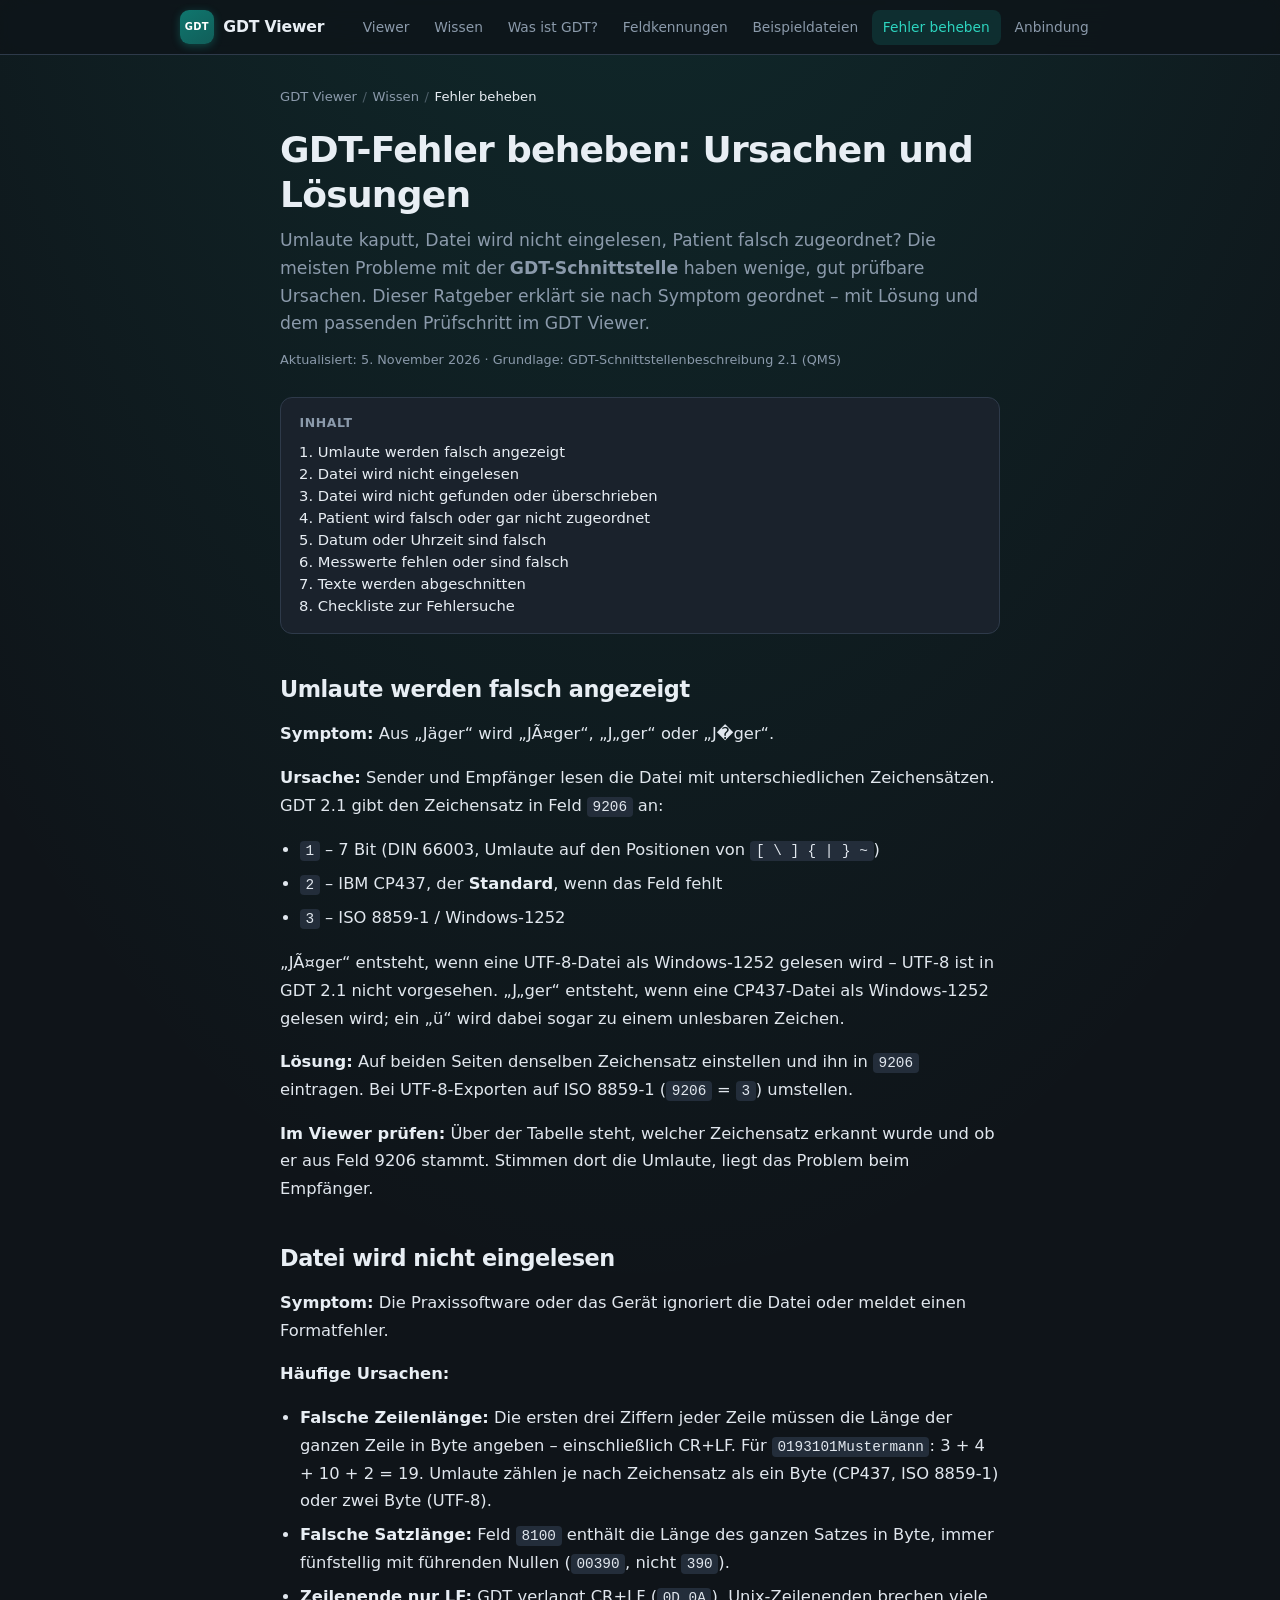
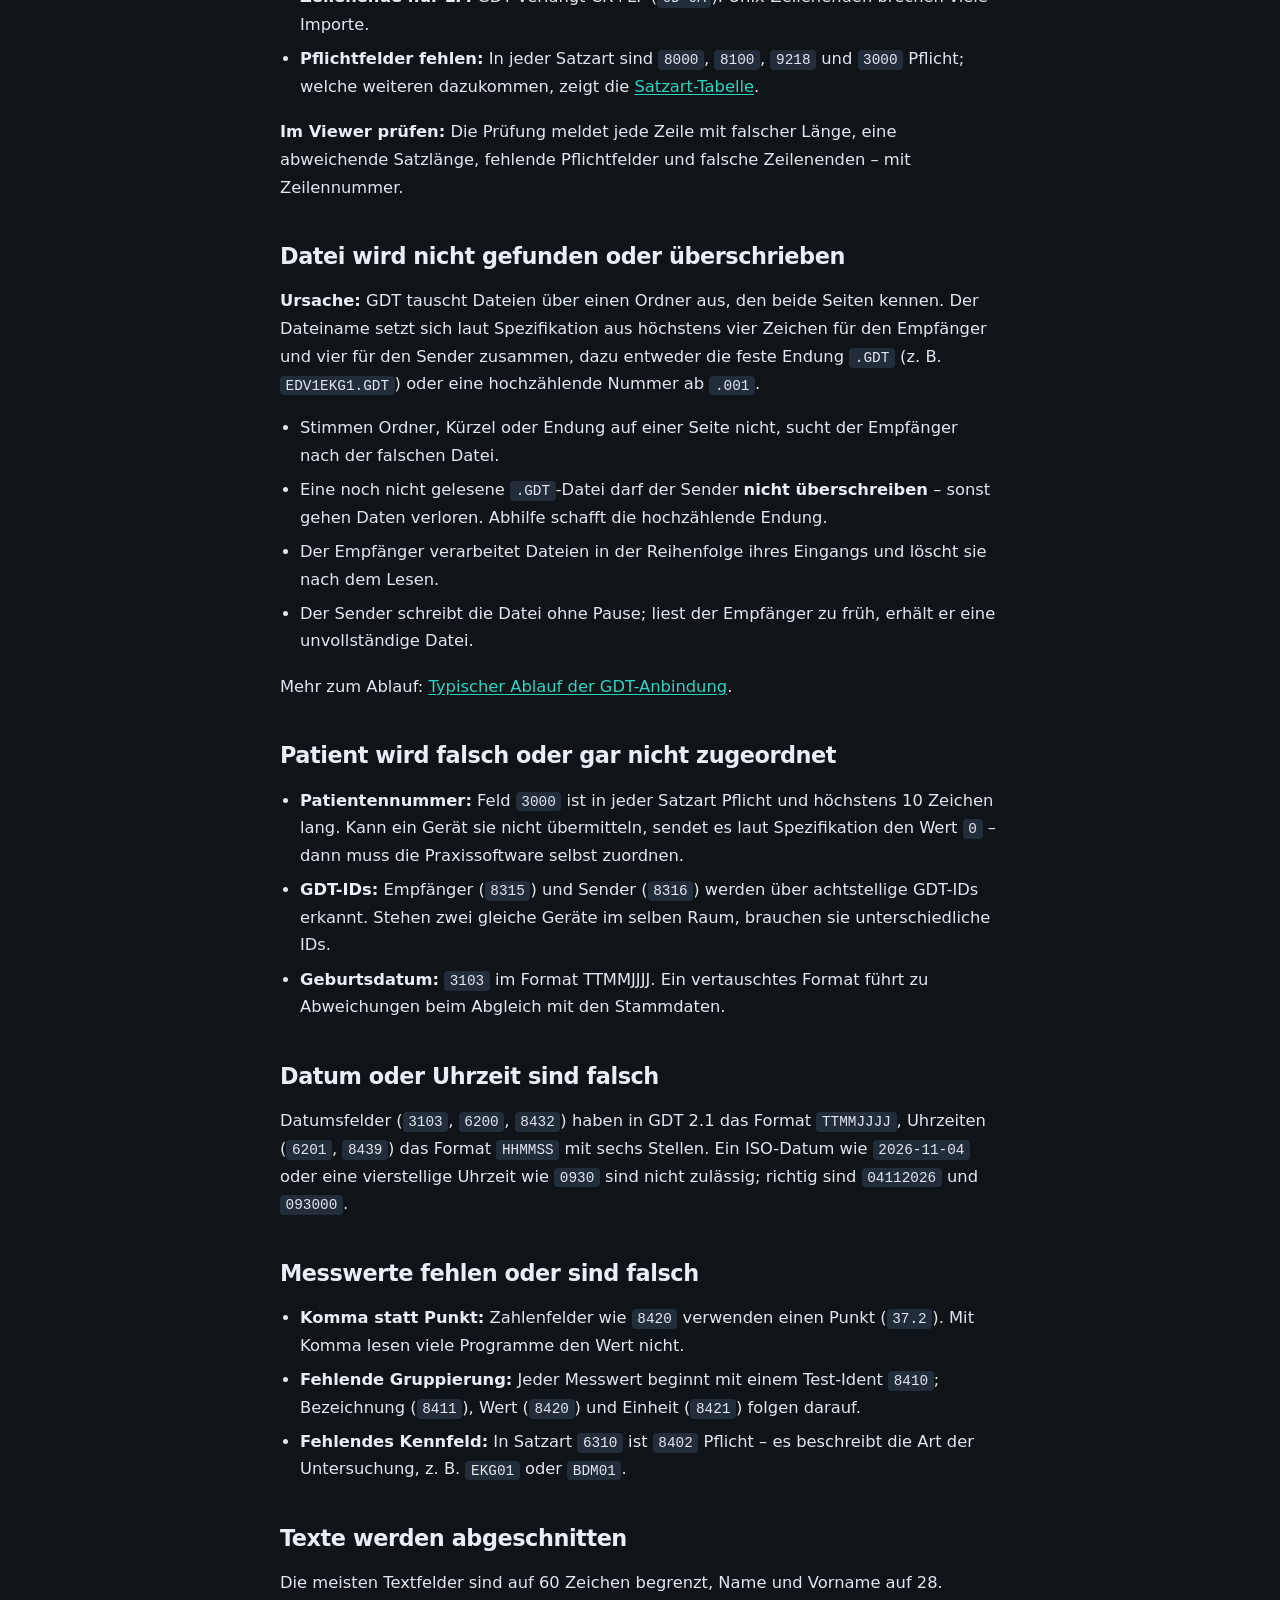
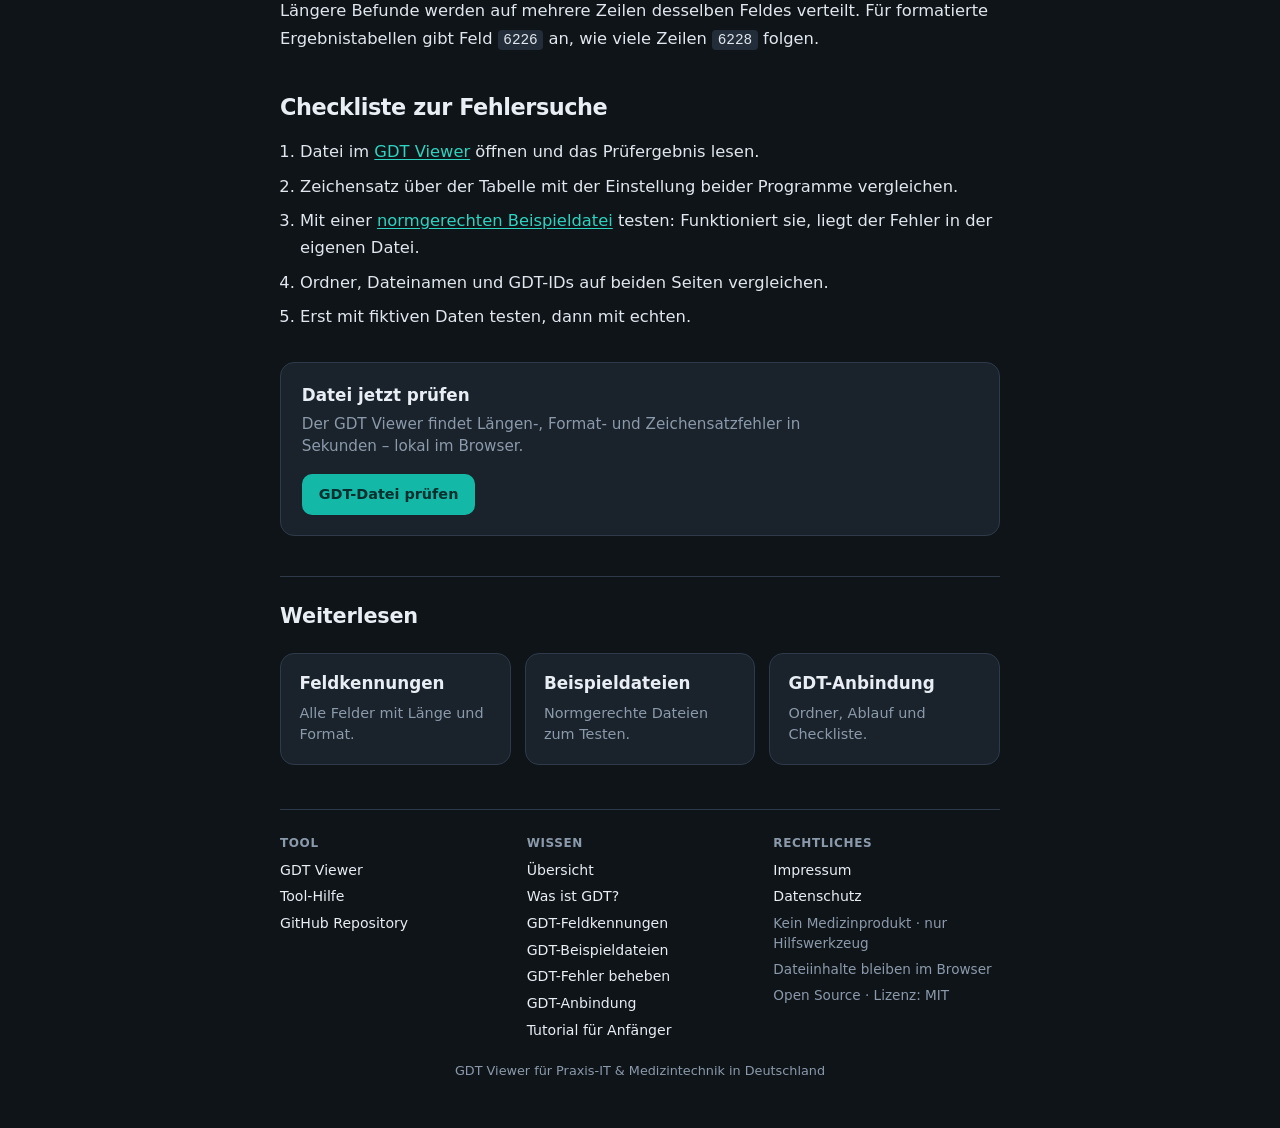
<file: wissen/fehler.html>
<!DOCTYPE html>
<html lang="de">
<head>
  <meta charset="UTF-8" />
  <meta name="viewport" content="width=device-width, initial-scale=1" />
  <!-- seo:start -->
  <title>GDT-Fehler beheben: Umlaute, Längen, Import | GDT Viewer</title>
  <meta name="description" content="GDT-Schnittstelle funktioniert nicht? Ursachen und Lösungen für kaputte Umlaute, Längenfehler, nicht eingelesene Dateien und falsche Patientenzuordnung." />
  <meta name="robots" content="index, follow, max-image-preview:large, max-snippet:-1" />
  <meta name="theme-color" content="#0f1419" />
  <link rel="manifest" href="../site.webmanifest" />
  <link rel="canonical" href="https://freimoser.github.io/gdt-viewer/wissen/fehler.html" />
  <meta property="og:type" content="article" />
  <meta property="og:locale" content="de_DE" />
  <meta property="og:site_name" content="GDT Viewer" />
  <meta property="og:title" content="GDT-Fehler beheben: Ursachen und Lösungen" />
  <meta property="og:description" content="Umlaute kaputt, Datei wird nicht eingelesen, Patient falsch zugeordnet – so finden und beheben Sie die Ursache." />
  <meta property="og:url" content="https://freimoser.github.io/gdt-viewer/wissen/fehler.html" />
  <meta property="og:image" content="https://freimoser.github.io/gdt-viewer/og-image.png" />
  <meta property="og:image:type" content="image/png" />
  <meta property="og:image:width" content="1200" />
  <meta property="og:image:height" content="630" />
  <meta property="og:image:alt" content="GDT Viewer: GDT-Dateien online lesen und Testdaten erzeugen – Beispiel einer Feldtabelle" />
  <meta name="twitter:card" content="summary_large_image" />
  <meta name="twitter:title" content="GDT-Fehler beheben: Ursachen und Lösungen" />
  <meta name="twitter:description" content="Umlaute kaputt, Datei wird nicht eingelesen, Patient falsch zugeordnet – so finden und beheben Sie die Ursache." />
  <meta name="twitter:image" content="https://freimoser.github.io/gdt-viewer/og-image.png" />
  <meta name="twitter:image:alt" content="GDT Viewer: GDT-Dateien online lesen und Testdaten erzeugen – Beispiel einer Feldtabelle" />
  <!-- seo:end -->
  <!-- seo-ld:start -->
  <script type="application/ld+json">
{
  "@context": "https://schema.org",
  "@graph": [
    {
      "@type": "Organization",
      "@id": "https://freimoser.github.io/gdt-viewer/#organization",
      "name": "GDT Viewer",
      "url": "https://freimoser.github.io/gdt-viewer/",
      "logo": {
        "@type": "ImageObject",
        "url": "https://freimoser.github.io/gdt-viewer/icon-192.png",
        "width": 192,
        "height": 192
      },
      "sameAs": [
        "https://github.com/freimoser/gdt-viewer"
      ]
    },
    {
      "@type": "WebSite",
      "@id": "https://freimoser.github.io/gdt-viewer/#website",
      "name": "GDT Viewer",
      "url": "https://freimoser.github.io/gdt-viewer/",
      "inLanguage": "de-DE",
      "description": "GDT Viewer und Wissensportal zum Gerätedatentransfer (GDT) für Praxissoftware und Medizintechnik in Deutschland.",
      "publisher": {
        "@id": "https://freimoser.github.io/gdt-viewer/#organization"
      }
    },
    {
      "@type": "WebPage",
      "@id": "https://freimoser.github.io/gdt-viewer/wissen/fehler.html#webpage",
      "url": "https://freimoser.github.io/gdt-viewer/wissen/fehler.html",
      "name": "GDT-Fehler beheben: Umlaute, Längen, Import | GDT Viewer",
      "description": "GDT-Schnittstelle funktioniert nicht? Ursachen und Lösungen für kaputte Umlaute, Längenfehler, nicht eingelesene Dateien und falsche Patientenzuordnung.",
      "inLanguage": "de-DE",
      "isPartOf": {
        "@id": "https://freimoser.github.io/gdt-viewer/#website"
      },
      "primaryImageOfPage": {
        "@type": "ImageObject",
        "url": "https://freimoser.github.io/gdt-viewer/og-image.png",
        "width": 1200,
        "height": 630
      },
      "datePublished": "2026-11-05",
      "dateModified": "2026-11-05",
      "about": {
        "@type": "Thing",
        "name": "Gerätedatentransfer",
        "alternateName": [
          "GDT",
          "GDT-Schnittstelle"
        ]
      },
      "breadcrumb": {
        "@id": "https://freimoser.github.io/gdt-viewer/wissen/fehler.html#breadcrumb"
      }
    },
    {
      "@type": "BreadcrumbList",
      "@id": "https://freimoser.github.io/gdt-viewer/wissen/fehler.html#breadcrumb",
      "itemListElement": [
        {
          "@type": "ListItem",
          "position": 1,
          "name": "GDT Viewer",
          "item": "https://freimoser.github.io/gdt-viewer/"
        },
        {
          "@type": "ListItem",
          "position": 2,
          "name": "Wissen",
          "item": "https://freimoser.github.io/gdt-viewer/wissen/"
        },
        {
          "@type": "ListItem",
          "position": 3,
          "name": "Fehler beheben",
          "item": "https://freimoser.github.io/gdt-viewer/wissen/fehler.html"
        }
      ]
    },
    {
      "@type": "Article",
      "@id": "https://freimoser.github.io/gdt-viewer/wissen/fehler.html#article",
      "headline": "GDT-Fehler beheben: Ursachen und Lösungen",
      "description": "GDT-Schnittstelle funktioniert nicht? Ursachen und Lösungen für kaputte Umlaute, Längenfehler, nicht eingelesene Dateien und falsche Patientenzuordnung.",
      "inLanguage": "de-DE",
      "image": "https://freimoser.github.io/gdt-viewer/og-image.png",
      "datePublished": "2026-11-05",
      "dateModified": "2026-11-05",
      "author": {
        "@id": "https://freimoser.github.io/gdt-viewer/#organization"
      },
      "publisher": {
        "@id": "https://freimoser.github.io/gdt-viewer/#organization"
      },
      "mainEntityOfPage": {
        "@id": "https://freimoser.github.io/gdt-viewer/wissen/fehler.html#webpage"
      },
      "isPartOf": {
        "@id": "https://freimoser.github.io/gdt-viewer/#website"
      },
      "about": {
        "@type": "Thing",
        "name": "Gerätedatentransfer",
        "alternateName": [
          "GDT",
          "GDT-Schnittstelle"
        ]
      }
    }
  ]
}
  </script>
  <!-- seo-ld:end -->
  <link rel="stylesheet" href="../styles.css?v=03605964" />
  <link rel="icon" href="../favicon.svg" type="image/svg+xml" />
  <link rel="icon" href="../favicon.ico" sizes="any" />
  <link rel="icon" href="../favicon-32.png" type="image/png" sizes="32x32" />
  <link rel="apple-touch-icon" href="../apple-touch-icon.png" sizes="180x180" />
  <script type="application/ld+json">
  {
    "@context": "https://schema.org",
    "@type": "FAQPage",
    "mainEntity": [
      {
        "@type": "Question",
        "name": "Warum werden Umlaute in einer GDT-Datei falsch angezeigt?",
        "acceptedAnswer": { "@type": "Answer", "text": "Sender und Empfänger verwenden unterschiedliche Zeichensätze. GDT 2.1 legt den Zeichensatz in Feld 9206 fest: 1 = 7 Bit, 2 = IBM CP437 (Standard), 3 = ISO 8859-1 / Windows-1252. Beide Seiten müssen denselben Zeichensatz verwenden und ihn in 9206 angeben." }
      },
      {
        "@type": "Question",
        "name": "Warum liest die Praxissoftware eine GDT-Datei nicht ein?",
        "acceptedAnswer": { "@type": "Answer", "text": "Häufige Ursachen sind falsche Zeilen- oder Satzlängen, Zeilenenden ohne CR+LF, ein falscher Dateiname oder Ordner sowie fehlende Pflichtfelder wie 8000, 8100, 9218 und 3000. Der GDT Viewer prüft diese Punkte automatisch." }
      },
      {
        "@type": "Question",
        "name": "Wie berechnet man die Zeilenlänge einer GDT-Zeile?",
        "acceptedAnswer": { "@type": "Answer", "text": "3 Ziffern Längenangabe + 4 Ziffern Feldkennung + Anzahl Bytes des Inhalts + 2 Bytes für CR+LF. Für 0193101Mustermann ergibt das 3 + 4 + 10 + 2 = 19." }
      },
      {
        "@type": "Question",
        "name": "Was passiert, wenn ein Gerät keine Patientennummer übermittelt?",
        "acceptedAnswer": { "@type": "Answer", "text": "Laut GDT 2.1 sendet das Gerät in Feld 3000 dann den Wert 0. Die Praxissoftware muss die Daten selbst dem richtigen Patienten zuordnen – das ist eine häufige Quelle für Fehlzuordnungen." }
      }
    ]
  }
  </script>
</head>
<body>
  <!-- site-header:start -->
  <a class="skip-link" href="#main">Zum Inhalt springen</a>
  <header class="site-header">
    <div class="site-header-inner">
      <a class="site-brand" href="../">
        <span class="site-brand-mark" aria-hidden="true">GDT</span>
        <span class="site-brand-name">GDT Viewer</span>
      </a>
      <nav class="site-nav" aria-label="Hauptnavigation">
        <a href="../">Viewer</a>
        <a href="./">Wissen</a>
        <a href="was-ist-gdt.html">Was ist GDT?</a>
        <a href="feldkennungen.html">Feldkennungen</a>
        <a href="beispieldateien.html">Beispieldateien</a>
        <a href="fehler.html" aria-current="page">Fehler beheben</a>
        <a href="anbindung.html">Anbindung</a>
      </nav>
    </div>
  </header>
  <script>
    // Mobile: the link row scrolls sideways – bring the current page's link into view
    (function () {
      var nav = document.querySelector(".site-nav");
      var cur = nav && nav.querySelector("[aria-current]");
      if (!cur || nav.scrollWidth <= nav.clientWidth) return;
      var offset = cur.getBoundingClientRect().left - nav.getBoundingClientRect().left;
      nav.scrollLeft = offset - (nav.clientWidth - cur.offsetWidth) / 2;
    })();
  </script>
  <!-- site-header:end -->
  <div class="page page-content">
    <main id="main">

    <header class="hero-article">
      <!-- breadcrumb:start -->
      <nav class="breadcrumb" aria-label="Brotkrumen">
        <ol>
          <li><a href="../">GDT Viewer</a></li>
          <li><a href="./">Wissen</a></li>
          <li><span aria-current="page">Fehler beheben</span></li>
        </ol>
      </nav>
      <!-- breadcrumb:end -->
      <h1>GDT-Fehler beheben: Ursachen und Lösungen</h1>
      <p class="lead">
        Umlaute kaputt, Datei wird nicht eingelesen, Patient falsch zugeordnet? Die meisten Probleme mit der
        <strong>GDT-Schnittstelle</strong> haben wenige, gut prüfbare Ursachen. Dieser Ratgeber erklärt sie
        nach Symptom geordnet – mit Lösung und dem passenden Prüfschritt im GDT Viewer.
      </p>
      <p class="meta-line">Aktualisiert: 5. November 2026 · Grundlage: GDT-Schnittstellenbeschreibung 2.1 (QMS)</p>
    </header>

    <nav class="toc" aria-label="Inhaltsverzeichnis">
      <p class="toc-title">Inhalt</p>
      <ol>
        <li><a href="#umlaute">Umlaute werden falsch angezeigt</a></li>
        <li><a href="#nicht-eingelesen">Datei wird nicht eingelesen</a></li>
        <li><a href="#dateiname">Datei wird nicht gefunden oder überschrieben</a></li>
        <li><a href="#zuordnung">Patient wird falsch oder gar nicht zugeordnet</a></li>
        <li><a href="#datum">Datum oder Uhrzeit sind falsch</a></li>
        <li><a href="#messwerte">Messwerte fehlen oder sind falsch</a></li>
        <li><a href="#abgeschnitten">Texte werden abgeschnitten</a></li>
        <li><a href="#checkliste">Checkliste zur Fehlersuche</a></li>
      </ol>
    </nav>

    <article class="prose">
      <h2 id="umlaute">Umlaute werden falsch angezeigt</h2>
      <p><strong>Symptom:</strong> Aus „Jäger“ wird „JÃ¤ger“, „J„ger“ oder „J�ger“.</p>
      <p>
        <strong>Ursache:</strong> Sender und Empfänger lesen die Datei mit unterschiedlichen Zeichensätzen.
        GDT 2.1 gibt den Zeichensatz in Feld <code>9206</code> an:
      </p>
      <ul>
        <li><code>1</code> – 7 Bit (DIN 66003, Umlaute auf den Positionen von <code>[ \ ] { | } ~</code>)</li>
        <li><code>2</code> – IBM CP437, der <strong>Standard</strong>, wenn das Feld fehlt</li>
        <li><code>3</code> – ISO 8859-1 / Windows-1252</li>
      </ul>
      <p>
        „JÃ¤ger“ entsteht, wenn eine UTF-8-Datei als Windows-1252 gelesen wird – UTF-8 ist in GDT 2.1 nicht
        vorgesehen. „J„ger“ entsteht, wenn eine CP437-Datei als Windows-1252 gelesen wird; ein „ü“ wird
        dabei sogar zu einem unlesbaren Zeichen.
      </p>
      <p>
        <strong>Lösung:</strong> Auf beiden Seiten denselben Zeichensatz einstellen und ihn in <code>9206</code>
        eintragen. Bei UTF-8-Exporten auf ISO 8859-1 (<code>9206</code> = <code>3</code>) umstellen.
      </p>
      <p>
        <strong>Im Viewer prüfen:</strong> Über der Tabelle steht, welcher Zeichensatz erkannt wurde und ob er aus
        Feld 9206 stammt. Stimmen dort die Umlaute, liegt das Problem beim Empfänger.
      </p>

      <h2 id="nicht-eingelesen">Datei wird nicht eingelesen</h2>
      <p><strong>Symptom:</strong> Die Praxissoftware oder das Gerät ignoriert die Datei oder meldet einen Formatfehler.</p>
      <p><strong>Häufige Ursachen:</strong></p>
      <ul>
        <li>
          <strong>Falsche Zeilenlänge:</strong> Die ersten drei Ziffern jeder Zeile müssen die Länge der ganzen
          Zeile in Byte angeben – einschließlich CR+LF. Für <code>0193101Mustermann</code>: 3 + 4 + 10 + 2 = 19.
          Umlaute zählen je nach Zeichensatz als ein Byte (CP437, ISO 8859-1) oder zwei Byte (UTF-8).
        </li>
        <li>
          <strong>Falsche Satzlänge:</strong> Feld <code>8100</code> enthält die Länge des ganzen Satzes in Byte,
          immer fünfstellig mit führenden Nullen (<code>00390</code>, nicht <code>390</code>).
        </li>
        <li><strong>Zeilenende nur LF:</strong> GDT verlangt CR+LF (<code>0D 0A</code>). Unix-Zeilenenden brechen viele Importe.</li>
        <li>
          <strong>Pflichtfelder fehlen:</strong> In jeder Satzart sind <code>8000</code>, <code>8100</code>,
          <code>9218</code> und <code>3000</code> Pflicht; welche weiteren dazukommen, zeigt die
          <a href="feldkennungen.html#satzarten">Satzart-Tabelle</a>.
        </li>
      </ul>
      <p>
        <strong>Im Viewer prüfen:</strong> Die Prüfung meldet jede Zeile mit falscher Länge, eine abweichende
        Satzlänge, fehlende Pflichtfelder und falsche Zeilenenden – mit Zeilennummer.
      </p>

      <h2 id="dateiname">Datei wird nicht gefunden oder überschrieben</h2>
      <p>
        <strong>Ursache:</strong> GDT tauscht Dateien über einen Ordner aus, den beide Seiten kennen. Der Dateiname
        setzt sich laut Spezifikation aus höchstens vier Zeichen für den Empfänger und vier für den Sender zusammen,
        dazu entweder die feste Endung <code>.GDT</code> (z. B. <code>EDV1EKG1.GDT</code>) oder eine hochzählende
        Nummer ab <code>.001</code>.
      </p>
      <ul>
        <li>Stimmen Ordner, Kürzel oder Endung auf einer Seite nicht, sucht der Empfänger nach der falschen Datei.</li>
        <li>Eine noch nicht gelesene <code>.GDT</code>-Datei darf der Sender <strong>nicht überschreiben</strong> – sonst gehen Daten verloren. Abhilfe schafft die hochzählende Endung.</li>
        <li>Der Empfänger verarbeitet Dateien in der Reihenfolge ihres Eingangs und löscht sie nach dem Lesen.</li>
        <li>Der Sender schreibt die Datei ohne Pause; liest der Empfänger zu früh, erhält er eine unvollständige Datei.</li>
      </ul>
      <p>Mehr zum Ablauf: <a href="anbindung.html#ablauf">Typischer Ablauf der GDT-Anbindung</a>.</p>

      <h2 id="zuordnung">Patient wird falsch oder gar nicht zugeordnet</h2>
      <ul>
        <li>
          <strong>Patientennummer:</strong> Feld <code>3000</code> ist in jeder Satzart Pflicht und höchstens 10
          Zeichen lang. Kann ein Gerät sie nicht übermitteln, sendet es laut Spezifikation den Wert
          <code>0</code> – dann muss die Praxissoftware selbst zuordnen.
        </li>
        <li>
          <strong>GDT-IDs:</strong> Empfänger (<code>8315</code>) und Sender (<code>8316</code>) werden über
          achtstellige GDT-IDs erkannt. Stehen zwei gleiche Geräte im selben Raum, brauchen sie unterschiedliche IDs.
        </li>
        <li>
          <strong>Geburtsdatum:</strong> <code>3103</code> im Format TTMMJJJJ. Ein vertauschtes Format führt zu
          Abweichungen beim Abgleich mit den Stammdaten.
        </li>
      </ul>

      <h2 id="datum">Datum oder Uhrzeit sind falsch</h2>
      <p>
        Datumsfelder (<code>3103</code>, <code>6200</code>, <code>8432</code>) haben in GDT 2.1 das Format
        <code>TTMMJJJJ</code>, Uhrzeiten (<code>6201</code>, <code>8439</code>) das Format <code>HHMMSS</code>
        mit sechs Stellen. Ein ISO-Datum wie <code>2026-11-04</code> oder eine vierstellige Uhrzeit wie
        <code>0930</code> sind nicht zulässig; richtig sind <code>04112026</code> und <code>093000</code>.
      </p>

      <h2 id="messwerte">Messwerte fehlen oder sind falsch</h2>
      <ul>
        <li><strong>Komma statt Punkt:</strong> Zahlenfelder wie <code>8420</code> verwenden einen Punkt (<code>37.2</code>). Mit Komma lesen viele Programme den Wert nicht.</li>
        <li><strong>Fehlende Gruppierung:</strong> Jeder Messwert beginnt mit einem Test-Ident <code>8410</code>; Bezeichnung (<code>8411</code>), Wert (<code>8420</code>) und Einheit (<code>8421</code>) folgen darauf.</li>
        <li><strong>Fehlendes Kennfeld:</strong> In Satzart <code>6310</code> ist <code>8402</code> Pflicht – es beschreibt die Art der Untersuchung, z. B. <code>EKG01</code> oder <code>BDM01</code>.</li>
      </ul>

      <h2 id="abgeschnitten">Texte werden abgeschnitten</h2>
      <p>
        Die meisten Textfelder sind auf 60 Zeichen begrenzt, Name und Vorname auf 28. Längere Befunde werden auf
        mehrere Zeilen desselben Feldes verteilt. Für formatierte Ergebnistabellen gibt Feld <code>6226</code> an,
        wie viele Zeilen <code>6228</code> folgen.
      </p>

      <h2 id="checkliste">Checkliste zur Fehlersuche</h2>
      <ol>
        <li>Datei im <a href="../">GDT Viewer</a> öffnen und das Prüfergebnis lesen.</li>
        <li>Zeichensatz über der Tabelle mit der Einstellung beider Programme vergleichen.</li>
        <li>Mit einer <a href="beispieldateien.html">normgerechten Beispieldatei</a> testen: Funktioniert sie, liegt der Fehler in der eigenen Datei.</li>
        <li>Ordner, Dateinamen und GDT-IDs auf beiden Seiten vergleichen.</li>
        <li>Erst mit fiktiven Daten testen, dann mit echten.</li>
      </ol>
    </article>

    <div class="cta-box">
      <p>
        <strong>Datei jetzt prüfen</strong>
        Der GDT Viewer findet Längen-, Format- und Zeichensatzfehler in Sekunden – lokal im Browser.
      </p>
      <a class="btn btn-primary" href="../">GDT-Datei prüfen</a>
    </div>

    <section class="related">
      <h2>Weiterlesen</h2>
      <div class="card-grid">
        <a class="card-link" href="feldkennungen.html"><h3>Feldkennungen</h3><p>Alle Felder mit Länge und Format.</p></a>
        <a class="card-link" href="beispieldateien.html"><h3>Beispieldateien</h3><p>Normgerechte Dateien zum Testen.</p></a>
        <a class="card-link" href="anbindung.html"><h3>GDT-Anbindung</h3><p>Ordner, Ablauf und Checkliste.</p></a>
      </div>
    </section>

    </main>

    <!-- site-footer:start -->
    <footer class="site-footer">
      <div class="site-footer-grid">
        <div>
          <h2>Tool</h2>
          <ul>
            <li><a href="../">GDT Viewer</a></li>
            <li><a href="tool.html">Tool-Hilfe</a></li>
            <li><a href="https://github.com/freimoser/gdt-viewer">GitHub Repository</a></li>
          </ul>
        </div>
        <div>
          <h2>Wissen</h2>
          <ul>
            <li><a href="./">Übersicht</a></li>
            <li><a href="was-ist-gdt.html">Was ist GDT?</a></li>
            <li><a href="feldkennungen.html">GDT-Feldkennungen</a></li>
            <li><a href="beispieldateien.html">GDT-Beispieldateien</a></li>
            <li><a href="fehler.html">GDT-Fehler beheben</a></li>
            <li><a href="anbindung.html">GDT-Anbindung</a></li>
            <li><a href="tutorial.html">Tutorial für Anfänger</a></li>
          </ul>
        </div>
        <div>
          <h2>Rechtliches</h2>
          <ul>
            <li><a href="https://freimoser.de/impressum/">Impressum</a></li>
            <li><a href="../datenschutz.html">Datenschutz</a></li>
            <li>Kein Medizinprodukt · nur Hilfswerkzeug</li>
            <li>Dateiinhalte bleiben im Browser</li>
            <li>Open Source · Lizenz: MIT</li>
          </ul>
        </div>
      </div>
      <p class="site-footer-note">GDT Viewer für Praxis-IT &amp; Medizintechnik in Deutschland</p>
    </footer>
    <!-- site-footer:end -->
  </div>
</body>
</html>
</file>
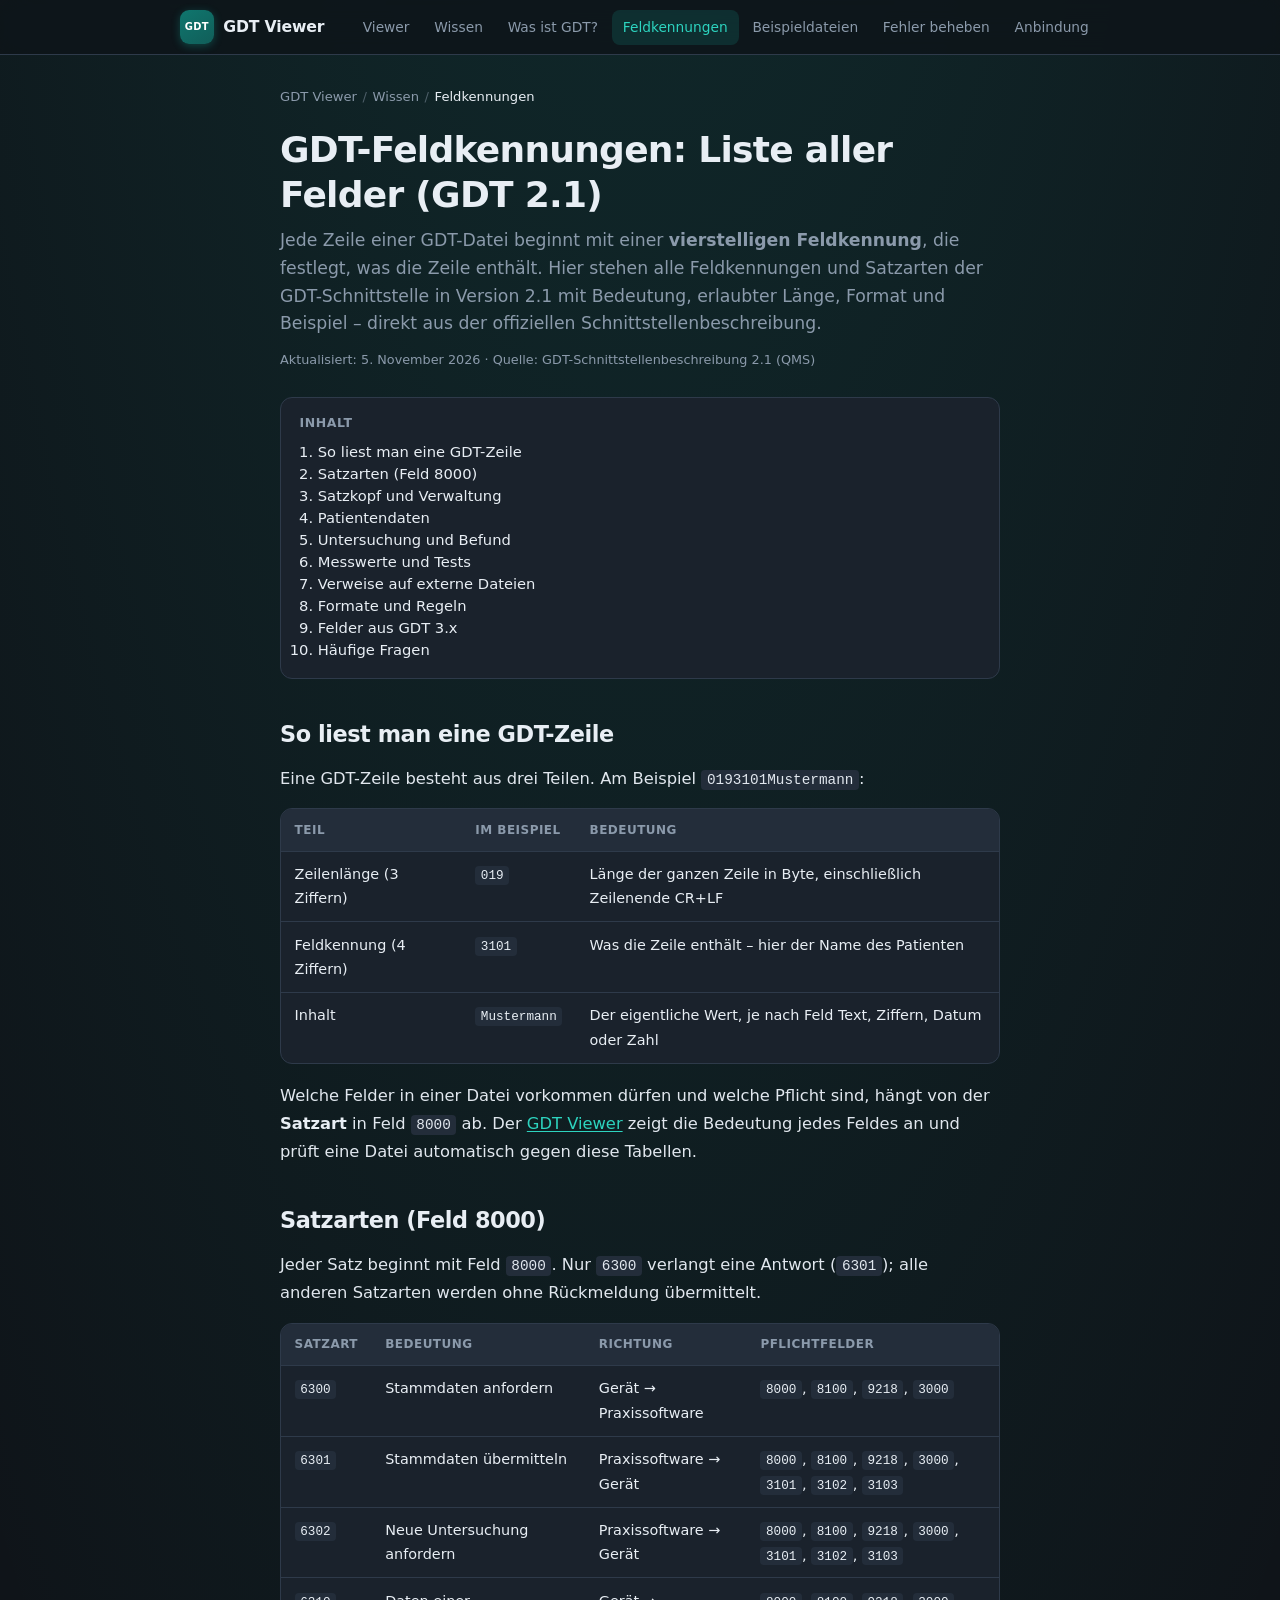
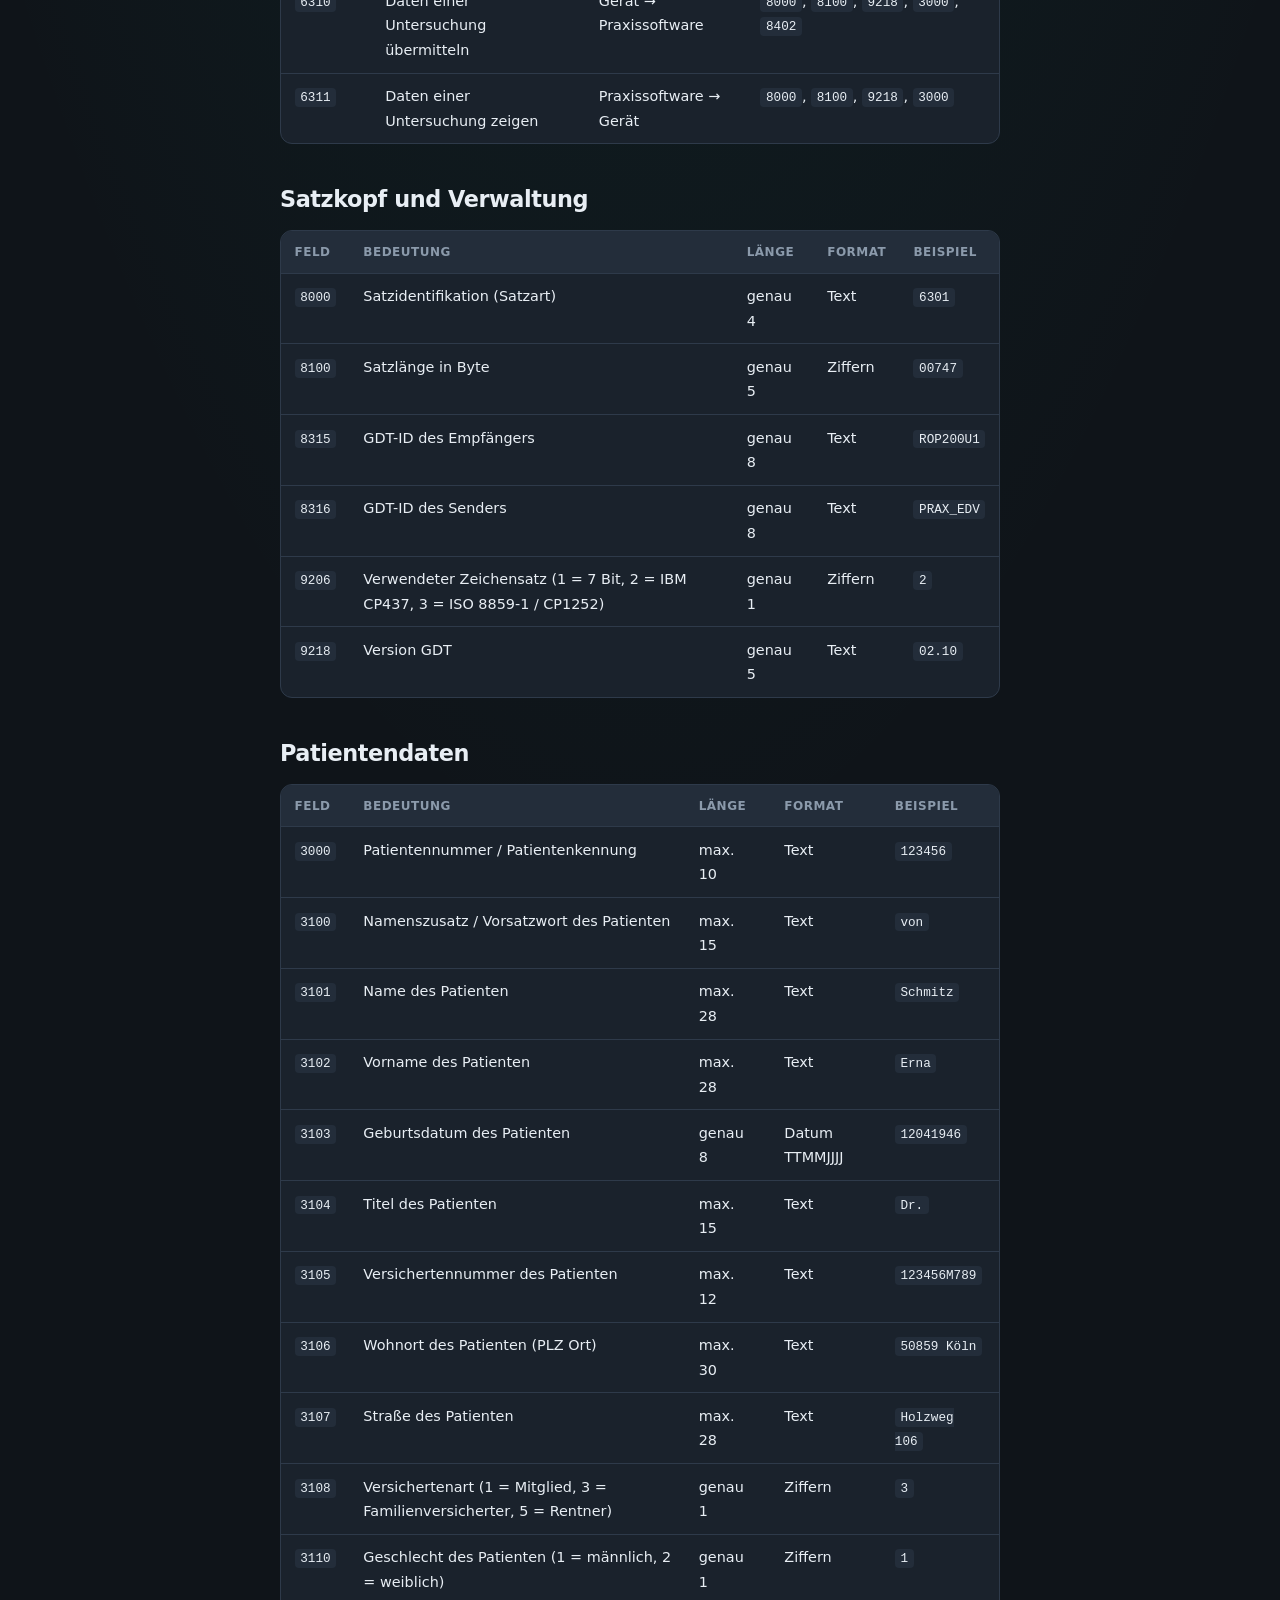
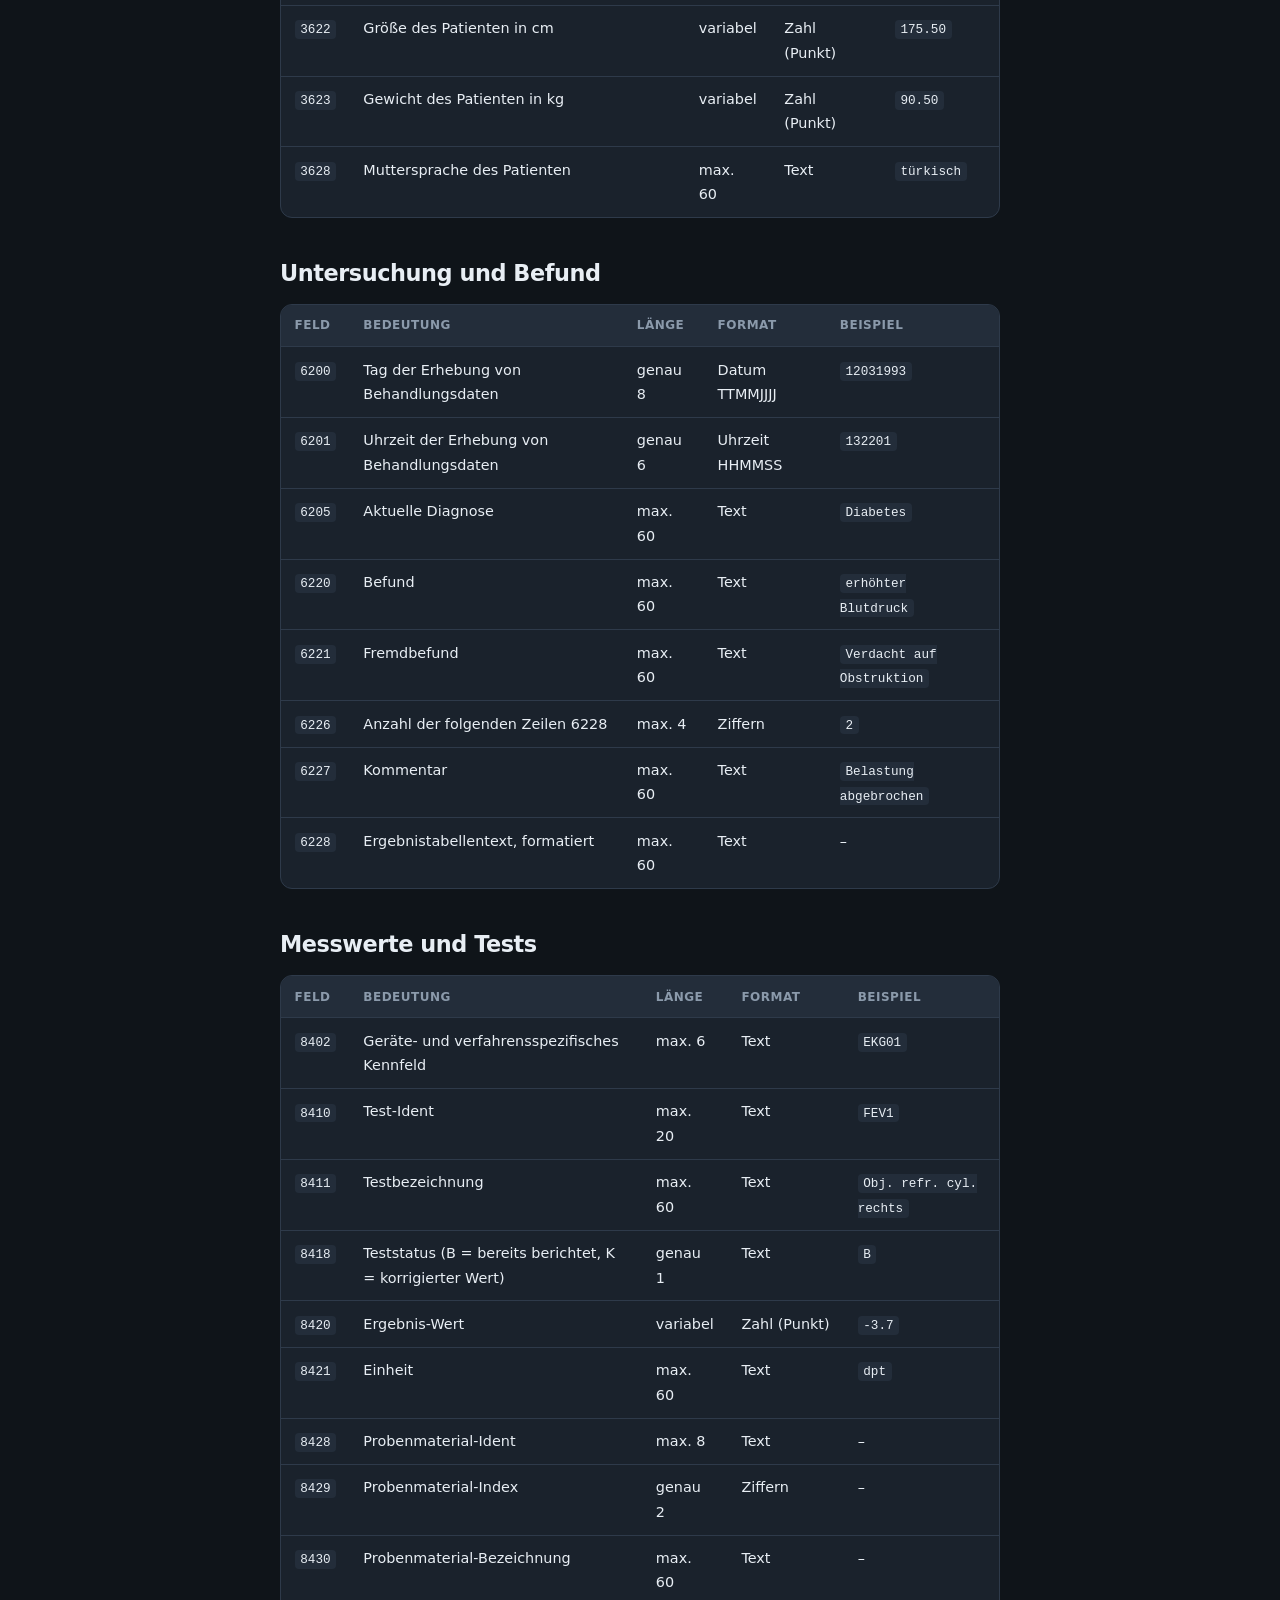
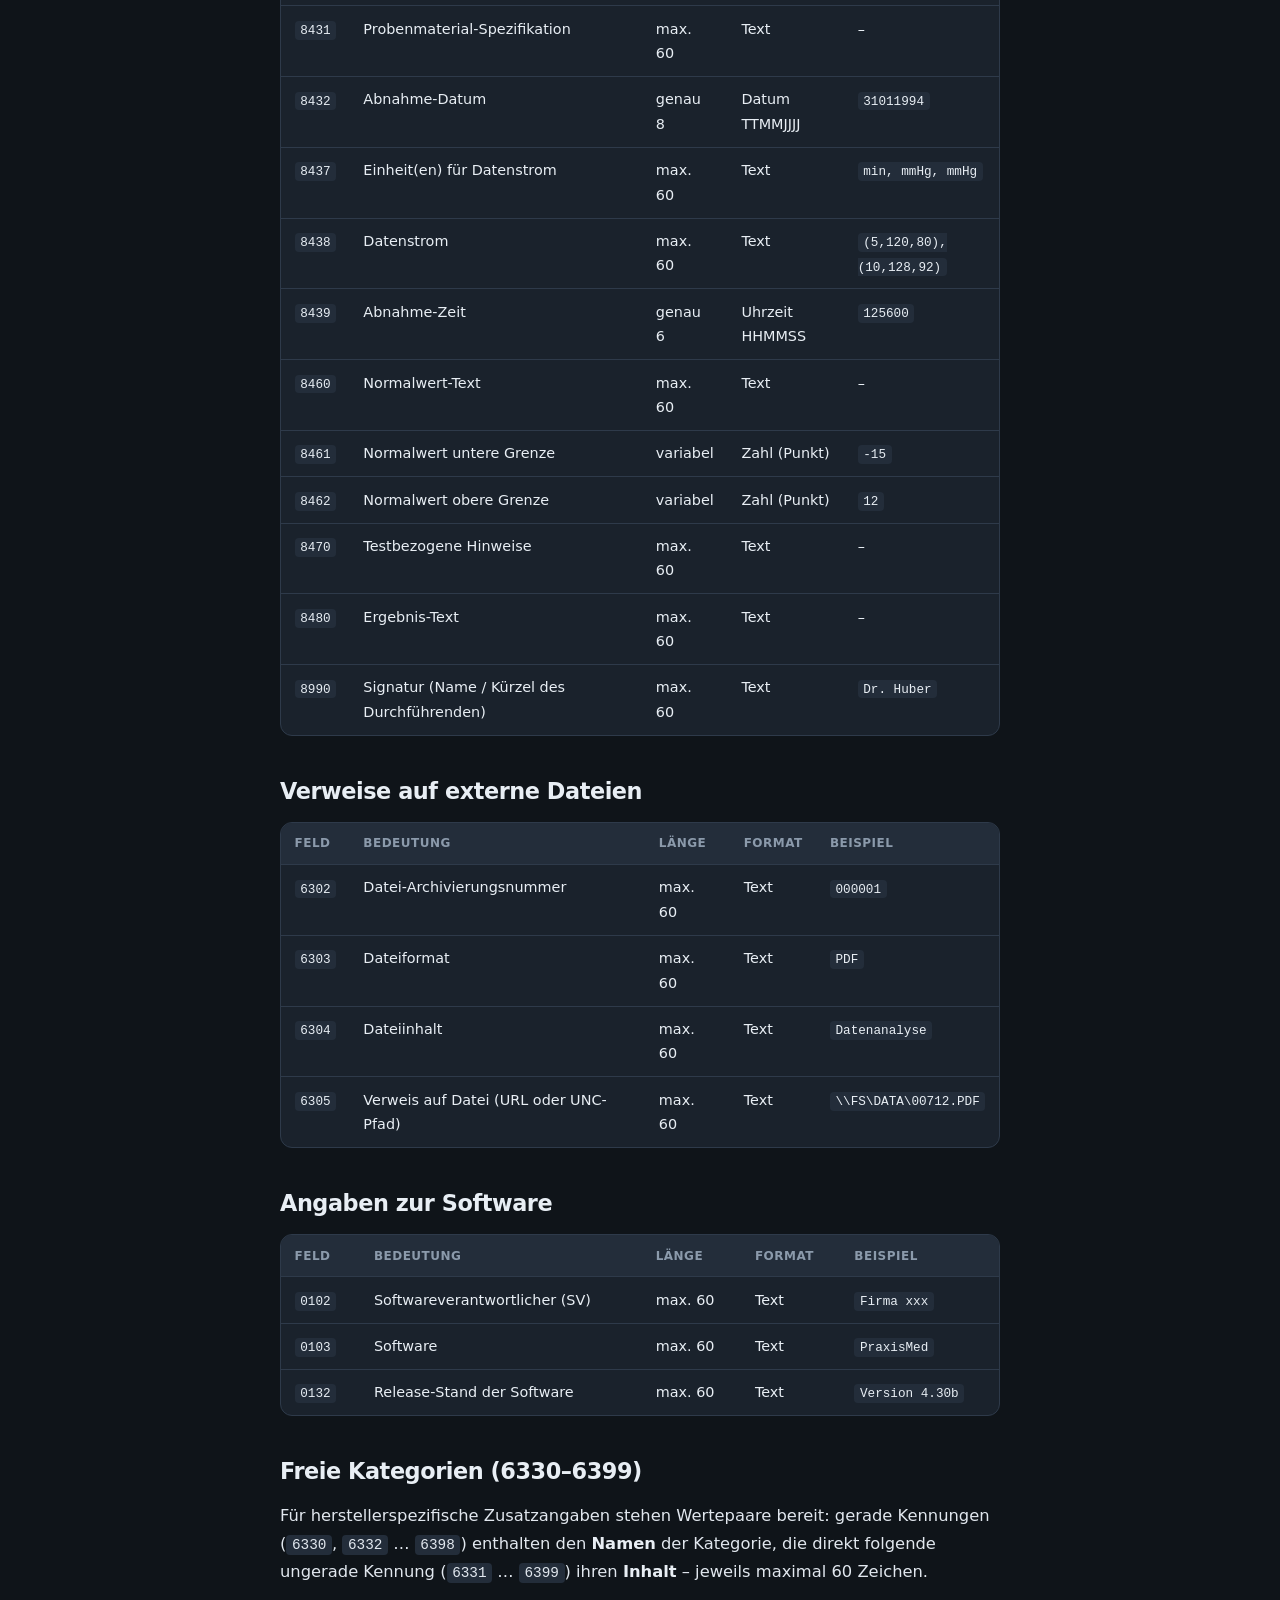
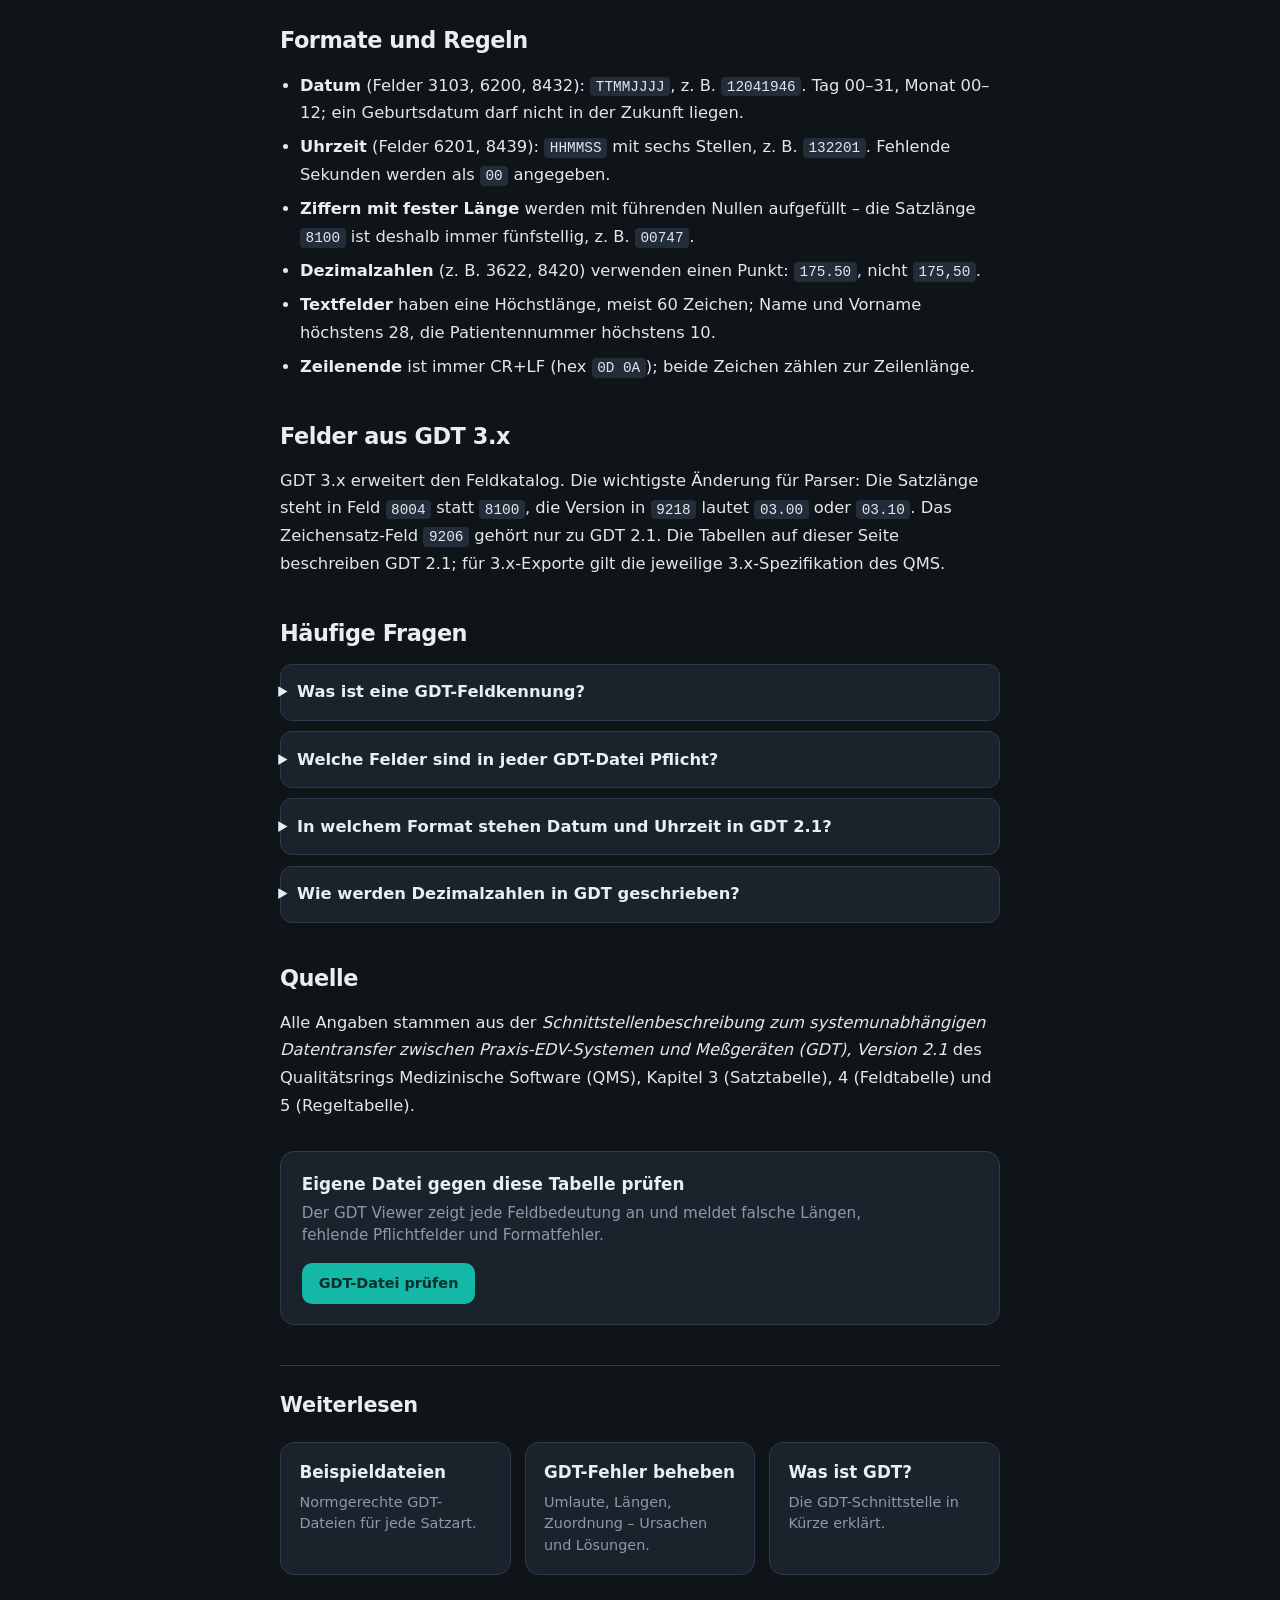
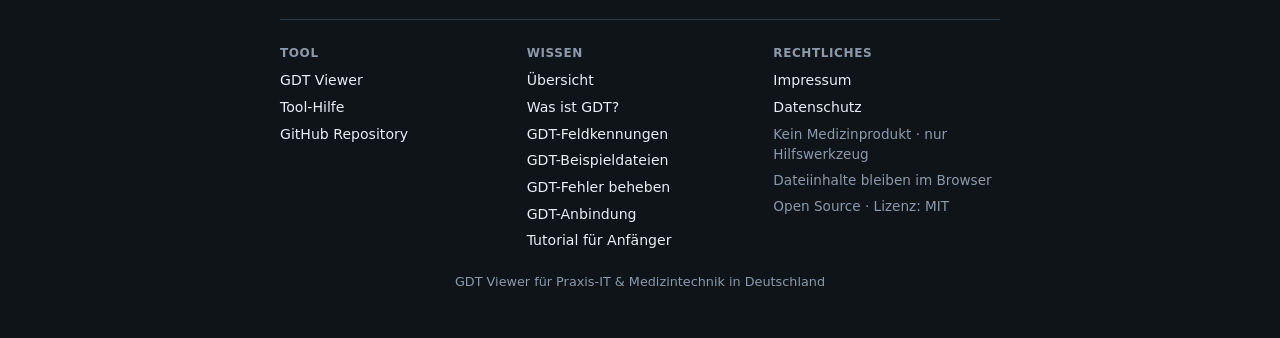
<file: wissen/feldkennungen.html>
<!DOCTYPE html>
<html lang="de">
<head>
  <meta charset="UTF-8" />
  <meta name="viewport" content="width=device-width, initial-scale=1" />
  <!-- seo:start -->
  <title>GDT-Feldkennungen: Liste aller Felder (GDT 2.1) | GDT Viewer</title>
  <meta name="description" content="Alle GDT-Feldkennungen und Satzarten der GDT-Schnittstelle 2.1 mit Bedeutung, Länge, Format und Beispiel – direkt aus der offiziellen Spezifikation." />
  <meta name="robots" content="index, follow, max-image-preview:large, max-snippet:-1" />
  <meta name="theme-color" content="#0f1419" />
  <link rel="manifest" href="../site.webmanifest" />
  <link rel="canonical" href="https://freimoser.github.io/gdt-viewer/wissen/feldkennungen.html" />
  <meta property="og:type" content="article" />
  <meta property="og:locale" content="de_DE" />
  <meta property="og:site_name" content="GDT Viewer" />
  <meta property="og:title" content="GDT-Feldkennungen: Liste aller Felder" />
  <meta property="og:description" content="Alle Feldkennungen und Satzarten der GDT-Schnittstelle 2.1 mit Länge, Format, Beispiel und Pflichtfeldern." />
  <meta property="og:url" content="https://freimoser.github.io/gdt-viewer/wissen/feldkennungen.html" />
  <meta property="og:image" content="https://freimoser.github.io/gdt-viewer/og-image.png" />
  <meta property="og:image:type" content="image/png" />
  <meta property="og:image:width" content="1200" />
  <meta property="og:image:height" content="630" />
  <meta property="og:image:alt" content="GDT Viewer: GDT-Dateien online lesen und Testdaten erzeugen – Beispiel einer Feldtabelle" />
  <meta name="twitter:card" content="summary_large_image" />
  <meta name="twitter:title" content="GDT-Feldkennungen: Liste aller Felder" />
  <meta name="twitter:description" content="Alle Feldkennungen und Satzarten der GDT-Schnittstelle 2.1 mit Länge, Format, Beispiel und Pflichtfeldern." />
  <meta name="twitter:image" content="https://freimoser.github.io/gdt-viewer/og-image.png" />
  <meta name="twitter:image:alt" content="GDT Viewer: GDT-Dateien online lesen und Testdaten erzeugen – Beispiel einer Feldtabelle" />
  <!-- seo:end -->
  <!-- seo-ld:start -->
  <script type="application/ld+json">
{
  "@context": "https://schema.org",
  "@graph": [
    {
      "@type": "Organization",
      "@id": "https://freimoser.github.io/gdt-viewer/#organization",
      "name": "GDT Viewer",
      "url": "https://freimoser.github.io/gdt-viewer/",
      "logo": {
        "@type": "ImageObject",
        "url": "https://freimoser.github.io/gdt-viewer/icon-192.png",
        "width": 192,
        "height": 192
      },
      "sameAs": [
        "https://github.com/freimoser/gdt-viewer"
      ]
    },
    {
      "@type": "WebSite",
      "@id": "https://freimoser.github.io/gdt-viewer/#website",
      "name": "GDT Viewer",
      "url": "https://freimoser.github.io/gdt-viewer/",
      "inLanguage": "de-DE",
      "description": "GDT Viewer und Wissensportal zum Gerätedatentransfer (GDT) für Praxissoftware und Medizintechnik in Deutschland.",
      "publisher": {
        "@id": "https://freimoser.github.io/gdt-viewer/#organization"
      }
    },
    {
      "@type": "WebPage",
      "@id": "https://freimoser.github.io/gdt-viewer/wissen/feldkennungen.html#webpage",
      "url": "https://freimoser.github.io/gdt-viewer/wissen/feldkennungen.html",
      "name": "GDT-Feldkennungen: Liste aller Felder (GDT 2.1) | GDT Viewer",
      "description": "Alle GDT-Feldkennungen und Satzarten der GDT-Schnittstelle 2.1 mit Bedeutung, Länge, Format und Beispiel – direkt aus der offiziellen Spezifikation.",
      "inLanguage": "de-DE",
      "isPartOf": {
        "@id": "https://freimoser.github.io/gdt-viewer/#website"
      },
      "primaryImageOfPage": {
        "@type": "ImageObject",
        "url": "https://freimoser.github.io/gdt-viewer/og-image.png",
        "width": 1200,
        "height": 630
      },
      "datePublished": "2026-11-05",
      "dateModified": "2026-11-05",
      "about": {
        "@type": "Thing",
        "name": "Gerätedatentransfer",
        "alternateName": [
          "GDT",
          "GDT-Schnittstelle"
        ]
      },
      "breadcrumb": {
        "@id": "https://freimoser.github.io/gdt-viewer/wissen/feldkennungen.html#breadcrumb"
      }
    },
    {
      "@type": "BreadcrumbList",
      "@id": "https://freimoser.github.io/gdt-viewer/wissen/feldkennungen.html#breadcrumb",
      "itemListElement": [
        {
          "@type": "ListItem",
          "position": 1,
          "name": "GDT Viewer",
          "item": "https://freimoser.github.io/gdt-viewer/"
        },
        {
          "@type": "ListItem",
          "position": 2,
          "name": "Wissen",
          "item": "https://freimoser.github.io/gdt-viewer/wissen/"
        },
        {
          "@type": "ListItem",
          "position": 3,
          "name": "Feldkennungen",
          "item": "https://freimoser.github.io/gdt-viewer/wissen/feldkennungen.html"
        }
      ]
    },
    {
      "@type": "Article",
      "@id": "https://freimoser.github.io/gdt-viewer/wissen/feldkennungen.html#article",
      "headline": "GDT-Feldkennungen: Liste aller Felder (GDT 2.1)",
      "description": "Alle GDT-Feldkennungen und Satzarten der GDT-Schnittstelle 2.1 mit Bedeutung, Länge, Format und Beispiel – direkt aus der offiziellen Spezifikation.",
      "inLanguage": "de-DE",
      "image": "https://freimoser.github.io/gdt-viewer/og-image.png",
      "datePublished": "2026-11-05",
      "dateModified": "2026-11-05",
      "author": {
        "@id": "https://freimoser.github.io/gdt-viewer/#organization"
      },
      "publisher": {
        "@id": "https://freimoser.github.io/gdt-viewer/#organization"
      },
      "mainEntityOfPage": {
        "@id": "https://freimoser.github.io/gdt-viewer/wissen/feldkennungen.html#webpage"
      },
      "isPartOf": {
        "@id": "https://freimoser.github.io/gdt-viewer/#website"
      },
      "about": {
        "@type": "Thing",
        "name": "Gerätedatentransfer",
        "alternateName": [
          "GDT",
          "GDT-Schnittstelle"
        ]
      }
    }
  ]
}
  </script>
  <!-- seo-ld:end -->
  <link rel="stylesheet" href="../styles.css?v=03605964" />
  <link rel="icon" href="../favicon.svg" type="image/svg+xml" />
  <link rel="icon" href="../favicon.ico" sizes="any" />
  <link rel="icon" href="../favicon-32.png" type="image/png" sizes="32x32" />
  <link rel="apple-touch-icon" href="../apple-touch-icon.png" sizes="180x180" />
  <script type="application/ld+json">
  {
    "@context": "https://schema.org",
    "@type": "FAQPage",
    "mainEntity": [
      {
        "@type": "Question",
        "name": "Was ist eine GDT-Feldkennung?",
        "acceptedAnswer": { "@type": "Answer", "text": "Eine Feldkennung ist die vierstellige Zahl an Position 4 bis 7 jeder GDT-Zeile. Sie legt fest, was die Zeile enthält, zum Beispiel 3101 für den Nachnamen oder 8000 für die Satzart." }
      },
      {
        "@type": "Question",
        "name": "Welche Felder sind in jeder GDT-Datei Pflicht?",
        "acceptedAnswer": { "@type": "Answer", "text": "In allen Satzarten von GDT 2.1 sind 8000 (Satzart), 8100 (Satzlänge), 9218 (GDT-Version) und 3000 (Patientennummer) Pflicht. 6301 und 6302 verlangen zusätzlich Name, Vorname und Geburtsdatum (3101, 3102, 3103), 6310 das Kennfeld 8402." }
      },
      {
        "@type": "Question",
        "name": "In welchem Format stehen Datum und Uhrzeit in GDT 2.1?",
        "acceptedAnswer": { "@type": "Answer", "text": "Datumsfelder wie 3103, 6200 und 8432 haben das Format TTMMJJJJ (z. B. 12041946), Uhrzeitfelder wie 6201 und 8439 das Format HHMMSS mit sechs Stellen (z. B. 132201)." }
      },
      {
        "@type": "Question",
        "name": "Wie werden Dezimalzahlen in GDT geschrieben?",
        "acceptedAnswer": { "@type": "Answer", "text": "Mit Punkt als Dezimaltrennzeichen, zum Beispiel 175.50 für die Größe in Feld 3622. Ein Komma ist in Zahlenfeldern nicht zulässig." }
      }
    ]
  }
  </script>
</head>
<body>
  <!-- site-header:start -->
  <a class="skip-link" href="#main">Zum Inhalt springen</a>
  <header class="site-header">
    <div class="site-header-inner">
      <a class="site-brand" href="../">
        <span class="site-brand-mark" aria-hidden="true">GDT</span>
        <span class="site-brand-name">GDT Viewer</span>
      </a>
      <nav class="site-nav" aria-label="Hauptnavigation">
        <a href="../">Viewer</a>
        <a href="./">Wissen</a>
        <a href="was-ist-gdt.html">Was ist GDT?</a>
        <a href="feldkennungen.html" aria-current="page">Feldkennungen</a>
        <a href="beispieldateien.html">Beispieldateien</a>
        <a href="fehler.html">Fehler beheben</a>
        <a href="anbindung.html">Anbindung</a>
      </nav>
    </div>
  </header>
  <script>
    // Mobile: the link row scrolls sideways – bring the current page's link into view
    (function () {
      var nav = document.querySelector(".site-nav");
      var cur = nav && nav.querySelector("[aria-current]");
      if (!cur || nav.scrollWidth <= nav.clientWidth) return;
      var offset = cur.getBoundingClientRect().left - nav.getBoundingClientRect().left;
      nav.scrollLeft = offset - (nav.clientWidth - cur.offsetWidth) / 2;
    })();
  </script>
  <!-- site-header:end -->
  <div class="page page-content">
    <main id="main">

    <header class="hero-article">
      <!-- breadcrumb:start -->
      <nav class="breadcrumb" aria-label="Brotkrumen">
        <ol>
          <li><a href="../">GDT Viewer</a></li>
          <li><a href="./">Wissen</a></li>
          <li><span aria-current="page">Feldkennungen</span></li>
        </ol>
      </nav>
      <!-- breadcrumb:end -->
      <h1>GDT-Feldkennungen: Liste aller Felder (GDT 2.1)</h1>
      <p class="lead">
        Jede Zeile einer GDT-Datei beginnt mit einer <strong>vierstelligen Feldkennung</strong>, die festlegt,
        was die Zeile enthält. Hier stehen alle Feldkennungen und Satzarten der GDT-Schnittstelle in Version 2.1
        mit Bedeutung, erlaubter Länge, Format und Beispiel – direkt aus der offiziellen Schnittstellenbeschreibung.
      </p>
      <p class="meta-line">Aktualisiert: 5. November 2026 · Quelle: GDT-Schnittstellenbeschreibung 2.1 (QMS)</p>
    </header>

    <nav class="toc" aria-label="Inhaltsverzeichnis">
      <p class="toc-title">Inhalt</p>
      <ol>
        <li><a href="#zeile-lesen">So liest man eine GDT-Zeile</a></li>
        <li><a href="#satzarten">Satzarten (Feld 8000)</a></li>
        <li><a href="#satz">Satzkopf und Verwaltung</a></li>
        <li><a href="#patient">Patientendaten</a></li>
        <li><a href="#untersuchung">Untersuchung und Befund</a></li>
        <li><a href="#messwerte">Messwerte und Tests</a></li>
        <li><a href="#datei">Verweise auf externe Dateien</a></li>
        <li><a href="#formate">Formate und Regeln</a></li>
        <li><a href="#gdt3">Felder aus GDT 3.x</a></li>
        <li><a href="#faq">Häufige Fragen</a></li>
      </ol>
    </nav>

    <article class="prose">
      <h2 id="zeile-lesen">So liest man eine GDT-Zeile</h2>
      <p>Eine GDT-Zeile besteht aus drei Teilen. Am Beispiel <code>0193101Mustermann</code>:</p>
      <div class="table-scroll" tabindex="0" role="region" aria-label="Tabelle: Aufbau einer GDT-Zeile">
        <table>
          <thead>
            <tr><th scope="col">Teil</th><th scope="col">Im Beispiel</th><th scope="col">Bedeutung</th></tr>
          </thead>
          <tbody>
            <tr><td>Zeilenlänge (3 Ziffern)</td><td><code>019</code></td><td>Länge der ganzen Zeile in Byte, einschließlich Zeilenende CR+LF</td></tr>
            <tr><td>Feldkennung (4 Ziffern)</td><td><code>3101</code></td><td>Was die Zeile enthält – hier der Name des Patienten</td></tr>
            <tr><td>Inhalt</td><td><code>Mustermann</code></td><td>Der eigentliche Wert, je nach Feld Text, Ziffern, Datum oder Zahl</td></tr>
          </tbody>
        </table>
      </div>
      <p>
        Welche Felder in einer Datei vorkommen dürfen und welche Pflicht sind, hängt von der
        <strong>Satzart</strong> in Feld <code>8000</code> ab. Der <a href="../">GDT Viewer</a> zeigt die
        Bedeutung jedes Feldes an und prüft eine Datei automatisch gegen diese Tabellen.
      </p>

      <!-- spec-tables:start -->
      <h2 id="satzarten">Satzarten (Feld 8000)</h2>
      <p>Jeder Satz beginnt mit Feld <code>8000</code>. Nur <code>6300</code> verlangt eine Antwort (<code>6301</code>); alle anderen Satzarten werden ohne Rückmeldung übermittelt.</p>
      <div class="table-scroll" tabindex="0" role="region" aria-label="Tabelle: Satzarten">
        <table>
          <thead>
            <tr><th scope="col">Satzart</th><th scope="col">Bedeutung</th><th scope="col">Richtung</th><th scope="col">Pflichtfelder</th></tr>
          </thead>
          <tbody>
            <tr id="satzart-6300"><td><code>6300</code></td><td>Stammdaten anfordern</td><td>Gerät → Praxissoftware</td><td><code>8000</code>, <code>8100</code>, <code>9218</code>, <code>3000</code></td></tr>
            <tr id="satzart-6301"><td><code>6301</code></td><td>Stammdaten übermitteln</td><td>Praxissoftware → Gerät</td><td><code>8000</code>, <code>8100</code>, <code>9218</code>, <code>3000</code>, <code>3101</code>, <code>3102</code>, <code>3103</code></td></tr>
            <tr id="satzart-6302"><td><code>6302</code></td><td>Neue Untersuchung anfordern</td><td>Praxissoftware → Gerät</td><td><code>8000</code>, <code>8100</code>, <code>9218</code>, <code>3000</code>, <code>3101</code>, <code>3102</code>, <code>3103</code></td></tr>
            <tr id="satzart-6310"><td><code>6310</code></td><td>Daten einer Untersuchung übermitteln</td><td>Gerät → Praxissoftware</td><td><code>8000</code>, <code>8100</code>, <code>9218</code>, <code>3000</code>, <code>8402</code></td></tr>
            <tr id="satzart-6311"><td><code>6311</code></td><td>Daten einer Untersuchung zeigen</td><td>Praxissoftware → Gerät</td><td><code>8000</code>, <code>8100</code>, <code>9218</code>, <code>3000</code></td></tr>
          </tbody>
        </table>
      </div>

      <h2 id="satz">Satzkopf und Verwaltung</h2>
      <div class="table-scroll" tabindex="0" role="region" aria-label="Tabelle: Satzkopf und Verwaltung">
        <table>
          <thead>
            <tr><th scope="col">Feld</th><th scope="col">Bedeutung</th><th scope="col">Länge</th><th scope="col">Format</th><th scope="col">Beispiel</th></tr>
          </thead>
          <tbody>
            <tr id="feld-8000"><td><code>8000</code></td><td>Satzidentifikation (Satzart)</td><td>genau 4</td><td>Text</td><td><code>6301</code></td></tr>
            <tr id="feld-8100"><td><code>8100</code></td><td>Satzlänge in Byte</td><td>genau 5</td><td>Ziffern</td><td><code>00747</code></td></tr>
            <tr id="feld-8315"><td><code>8315</code></td><td>GDT-ID des Empfängers</td><td>genau 8</td><td>Text</td><td><code>ROP200U1</code></td></tr>
            <tr id="feld-8316"><td><code>8316</code></td><td>GDT-ID des Senders</td><td>genau 8</td><td>Text</td><td><code>PRAX_EDV</code></td></tr>
            <tr id="feld-9206"><td><code>9206</code></td><td>Verwendeter Zeichensatz (1 = 7 Bit, 2 = IBM CP437, 3 = ISO 8859-1 / CP1252)</td><td>genau 1</td><td>Ziffern</td><td><code>2</code></td></tr>
            <tr id="feld-9218"><td><code>9218</code></td><td>Version GDT</td><td>genau 5</td><td>Text</td><td><code>02.10</code></td></tr>
          </tbody>
        </table>
      </div>
      <h2 id="patient">Patientendaten</h2>
      <div class="table-scroll" tabindex="0" role="region" aria-label="Tabelle: Patientendaten">
        <table>
          <thead>
            <tr><th scope="col">Feld</th><th scope="col">Bedeutung</th><th scope="col">Länge</th><th scope="col">Format</th><th scope="col">Beispiel</th></tr>
          </thead>
          <tbody>
            <tr id="feld-3000"><td><code>3000</code></td><td>Patientennummer / Patientenkennung</td><td>max. 10</td><td>Text</td><td><code>123456</code></td></tr>
            <tr id="feld-3100"><td><code>3100</code></td><td>Namenszusatz / Vorsatzwort des Patienten</td><td>max. 15</td><td>Text</td><td><code>von</code></td></tr>
            <tr id="feld-3101"><td><code>3101</code></td><td>Name des Patienten</td><td>max. 28</td><td>Text</td><td><code>Schmitz</code></td></tr>
            <tr id="feld-3102"><td><code>3102</code></td><td>Vorname des Patienten</td><td>max. 28</td><td>Text</td><td><code>Erna</code></td></tr>
            <tr id="feld-3103"><td><code>3103</code></td><td>Geburtsdatum des Patienten</td><td>genau 8</td><td>Datum TTMMJJJJ</td><td><code>12041946</code></td></tr>
            <tr id="feld-3104"><td><code>3104</code></td><td>Titel des Patienten</td><td>max. 15</td><td>Text</td><td><code>Dr.</code></td></tr>
            <tr id="feld-3105"><td><code>3105</code></td><td>Versichertennummer des Patienten</td><td>max. 12</td><td>Text</td><td><code>123456M789</code></td></tr>
            <tr id="feld-3106"><td><code>3106</code></td><td>Wohnort des Patienten (PLZ Ort)</td><td>max. 30</td><td>Text</td><td><code>50859 Köln</code></td></tr>
            <tr id="feld-3107"><td><code>3107</code></td><td>Straße des Patienten</td><td>max. 28</td><td>Text</td><td><code>Holzweg 106</code></td></tr>
            <tr id="feld-3108"><td><code>3108</code></td><td>Versichertenart (1 = Mitglied, 3 = Familienversicherter, 5 = Rentner)</td><td>genau 1</td><td>Ziffern</td><td><code>3</code></td></tr>
            <tr id="feld-3110"><td><code>3110</code></td><td>Geschlecht des Patienten (1 = männlich, 2 = weiblich)</td><td>genau 1</td><td>Ziffern</td><td><code>1</code></td></tr>
            <tr id="feld-3622"><td><code>3622</code></td><td>Größe des Patienten in cm</td><td>variabel</td><td>Zahl (Punkt)</td><td><code>175.50</code></td></tr>
            <tr id="feld-3623"><td><code>3623</code></td><td>Gewicht des Patienten in kg</td><td>variabel</td><td>Zahl (Punkt)</td><td><code>90.50</code></td></tr>
            <tr id="feld-3628"><td><code>3628</code></td><td>Muttersprache des Patienten</td><td>max. 60</td><td>Text</td><td><code>türkisch</code></td></tr>
          </tbody>
        </table>
      </div>
      <h2 id="untersuchung">Untersuchung und Befund</h2>
      <div class="table-scroll" tabindex="0" role="region" aria-label="Tabelle: Untersuchung und Befund">
        <table>
          <thead>
            <tr><th scope="col">Feld</th><th scope="col">Bedeutung</th><th scope="col">Länge</th><th scope="col">Format</th><th scope="col">Beispiel</th></tr>
          </thead>
          <tbody>
            <tr id="feld-6200"><td><code>6200</code></td><td>Tag der Erhebung von Behandlungsdaten</td><td>genau 8</td><td>Datum TTMMJJJJ</td><td><code>12031993</code></td></tr>
            <tr id="feld-6201"><td><code>6201</code></td><td>Uhrzeit der Erhebung von Behandlungsdaten</td><td>genau 6</td><td>Uhrzeit HHMMSS</td><td><code>132201</code></td></tr>
            <tr id="feld-6205"><td><code>6205</code></td><td>Aktuelle Diagnose</td><td>max. 60</td><td>Text</td><td><code>Diabetes</code></td></tr>
            <tr id="feld-6220"><td><code>6220</code></td><td>Befund</td><td>max. 60</td><td>Text</td><td><code>erhöhter Blutdruck</code></td></tr>
            <tr id="feld-6221"><td><code>6221</code></td><td>Fremdbefund</td><td>max. 60</td><td>Text</td><td><code>Verdacht auf Obstruktion</code></td></tr>
            <tr id="feld-6226"><td><code>6226</code></td><td>Anzahl der folgenden Zeilen 6228</td><td>max. 4</td><td>Ziffern</td><td><code>2</code></td></tr>
            <tr id="feld-6227"><td><code>6227</code></td><td>Kommentar</td><td>max. 60</td><td>Text</td><td><code>Belastung abgebrochen</code></td></tr>
            <tr id="feld-6228"><td><code>6228</code></td><td>Ergebnistabellentext, formatiert</td><td>max. 60</td><td>Text</td><td>–</td></tr>
          </tbody>
        </table>
      </div>
      <h2 id="messwerte">Messwerte und Tests</h2>
      <div class="table-scroll" tabindex="0" role="region" aria-label="Tabelle: Messwerte und Tests">
        <table>
          <thead>
            <tr><th scope="col">Feld</th><th scope="col">Bedeutung</th><th scope="col">Länge</th><th scope="col">Format</th><th scope="col">Beispiel</th></tr>
          </thead>
          <tbody>
            <tr id="feld-8402"><td><code>8402</code></td><td>Geräte- und verfahrensspezifisches Kennfeld</td><td>max. 6</td><td>Text</td><td><code>EKG01</code></td></tr>
            <tr id="feld-8410"><td><code>8410</code></td><td>Test-Ident</td><td>max. 20</td><td>Text</td><td><code>FEV1</code></td></tr>
            <tr id="feld-8411"><td><code>8411</code></td><td>Testbezeichnung</td><td>max. 60</td><td>Text</td><td><code>Obj. refr. cyl. rechts</code></td></tr>
            <tr id="feld-8418"><td><code>8418</code></td><td>Teststatus (B = bereits berichtet, K = korrigierter Wert)</td><td>genau 1</td><td>Text</td><td><code>B</code></td></tr>
            <tr id="feld-8420"><td><code>8420</code></td><td>Ergebnis-Wert</td><td>variabel</td><td>Zahl (Punkt)</td><td><code>-3.7</code></td></tr>
            <tr id="feld-8421"><td><code>8421</code></td><td>Einheit</td><td>max. 60</td><td>Text</td><td><code>dpt</code></td></tr>
            <tr id="feld-8428"><td><code>8428</code></td><td>Probenmaterial-Ident</td><td>max. 8</td><td>Text</td><td>–</td></tr>
            <tr id="feld-8429"><td><code>8429</code></td><td>Probenmaterial-Index</td><td>genau 2</td><td>Ziffern</td><td>–</td></tr>
            <tr id="feld-8430"><td><code>8430</code></td><td>Probenmaterial-Bezeichnung</td><td>max. 60</td><td>Text</td><td>–</td></tr>
            <tr id="feld-8431"><td><code>8431</code></td><td>Probenmaterial-Spezifikation</td><td>max. 60</td><td>Text</td><td>–</td></tr>
            <tr id="feld-8432"><td><code>8432</code></td><td>Abnahme-Datum</td><td>genau 8</td><td>Datum TTMMJJJJ</td><td><code>31011994</code></td></tr>
            <tr id="feld-8437"><td><code>8437</code></td><td>Einheit(en) für Datenstrom</td><td>max. 60</td><td>Text</td><td><code>min, mmHg, mmHg</code></td></tr>
            <tr id="feld-8438"><td><code>8438</code></td><td>Datenstrom</td><td>max. 60</td><td>Text</td><td><code>(5,120,80),(10,128,92)</code></td></tr>
            <tr id="feld-8439"><td><code>8439</code></td><td>Abnahme-Zeit</td><td>genau 6</td><td>Uhrzeit HHMMSS</td><td><code>125600</code></td></tr>
            <tr id="feld-8460"><td><code>8460</code></td><td>Normalwert-Text</td><td>max. 60</td><td>Text</td><td>–</td></tr>
            <tr id="feld-8461"><td><code>8461</code></td><td>Normalwert untere Grenze</td><td>variabel</td><td>Zahl (Punkt)</td><td><code>-15</code></td></tr>
            <tr id="feld-8462"><td><code>8462</code></td><td>Normalwert obere Grenze</td><td>variabel</td><td>Zahl (Punkt)</td><td><code>12</code></td></tr>
            <tr id="feld-8470"><td><code>8470</code></td><td>Testbezogene Hinweise</td><td>max. 60</td><td>Text</td><td>–</td></tr>
            <tr id="feld-8480"><td><code>8480</code></td><td>Ergebnis-Text</td><td>max. 60</td><td>Text</td><td>–</td></tr>
            <tr id="feld-8990"><td><code>8990</code></td><td>Signatur (Name / Kürzel des Durchführenden)</td><td>max. 60</td><td>Text</td><td><code>Dr. Huber</code></td></tr>
          </tbody>
        </table>
      </div>
      <h2 id="datei">Verweise auf externe Dateien</h2>
      <div class="table-scroll" tabindex="0" role="region" aria-label="Tabelle: Verweise auf externe Dateien">
        <table>
          <thead>
            <tr><th scope="col">Feld</th><th scope="col">Bedeutung</th><th scope="col">Länge</th><th scope="col">Format</th><th scope="col">Beispiel</th></tr>
          </thead>
          <tbody>
            <tr id="feld-6302"><td><code>6302</code></td><td>Datei-Archivierungsnummer</td><td>max. 60</td><td>Text</td><td><code>000001</code></td></tr>
            <tr id="feld-6303"><td><code>6303</code></td><td>Dateiformat</td><td>max. 60</td><td>Text</td><td><code>PDF</code></td></tr>
            <tr id="feld-6304"><td><code>6304</code></td><td>Dateiinhalt</td><td>max. 60</td><td>Text</td><td><code>Datenanalyse</code></td></tr>
            <tr id="feld-6305"><td><code>6305</code></td><td>Verweis auf Datei (URL oder UNC-Pfad)</td><td>max. 60</td><td>Text</td><td><code>\\FS\DATA\00712.PDF</code></td></tr>
          </tbody>
        </table>
      </div>
      <h2 id="software">Angaben zur Software</h2>
      <div class="table-scroll" tabindex="0" role="region" aria-label="Tabelle: Angaben zur Software">
        <table>
          <thead>
            <tr><th scope="col">Feld</th><th scope="col">Bedeutung</th><th scope="col">Länge</th><th scope="col">Format</th><th scope="col">Beispiel</th></tr>
          </thead>
          <tbody>
            <tr id="feld-0102"><td><code>0102</code></td><td>Softwareverantwortlicher (SV)</td><td>max. 60</td><td>Text</td><td><code>Firma xxx</code></td></tr>
            <tr id="feld-0103"><td><code>0103</code></td><td>Software</td><td>max. 60</td><td>Text</td><td><code>PraxisMed</code></td></tr>
            <tr id="feld-0132"><td><code>0132</code></td><td>Release-Stand der Software</td><td>max. 60</td><td>Text</td><td><code>Version 4.30b</code></td></tr>
          </tbody>
        </table>
      </div>

      <h2 id="freie-kategorien">Freie Kategorien (6330–6399)</h2>
      <p>
        Für herstellerspezifische Zusatzangaben stehen Wertepaare bereit: gerade Kennungen
        (<code>6330</code>, <code>6332</code> … <code>6398</code>) enthalten den <strong>Namen</strong>
        der Kategorie, die direkt folgende ungerade Kennung (<code>6331</code> … <code>6399</code>)
        ihren <strong>Inhalt</strong> – jeweils maximal 60 Zeichen.
      </p>
      <!-- spec-tables:end -->

      <h2 id="formate">Formate und Regeln</h2>
      <ul>
        <li><strong>Datum</strong> (Felder 3103, 6200, 8432): <code>TTMMJJJJ</code>, z. B. <code>12041946</code>. Tag 00–31, Monat 00–12; ein Geburtsdatum darf nicht in der Zukunft liegen.</li>
        <li><strong>Uhrzeit</strong> (Felder 6201, 8439): <code>HHMMSS</code> mit sechs Stellen, z. B. <code>132201</code>. Fehlende Sekunden werden als <code>00</code> angegeben.</li>
        <li><strong>Ziffern mit fester Länge</strong> werden mit führenden Nullen aufgefüllt – die Satzlänge <code>8100</code> ist deshalb immer fünfstellig, z. B. <code>00747</code>.</li>
        <li><strong>Dezimalzahlen</strong> (z. B. 3622, 8420) verwenden einen Punkt: <code>175.50</code>, nicht <code>175,50</code>.</li>
        <li><strong>Textfelder</strong> haben eine Höchstlänge, meist 60 Zeichen; Name und Vorname höchstens 28, die Patientennummer höchstens 10.</li>
        <li><strong>Zeilenende</strong> ist immer CR+LF (hex <code>0D 0A</code>); beide Zeichen zählen zur Zeilenlänge.</li>
      </ul>

      <h2 id="gdt3">Felder aus GDT 3.x</h2>
      <p>
        GDT 3.x erweitert den Feldkatalog. Die wichtigste Änderung für Parser: Die Satzlänge steht in Feld
        <code>8004</code> statt <code>8100</code>, die Version in <code>9218</code> lautet <code>03.00</code>
        oder <code>03.10</code>. Das Zeichensatz-Feld <code>9206</code> gehört nur zu GDT 2.1. Die Tabellen auf
        dieser Seite beschreiben GDT 2.1; für 3.x-Exporte gilt die jeweilige 3.x-Spezifikation des QMS.
      </p>

      <h2 id="faq">Häufige Fragen</h2>
      <div class="faq">
        <details>
          <summary>Was ist eine GDT-Feldkennung?</summary>
          <p>Eine Feldkennung ist die vierstellige Zahl an Position 4 bis 7 jeder GDT-Zeile. Sie legt fest, was die Zeile enthält, zum Beispiel 3101 für den Nachnamen oder 8000 für die Satzart.</p>
        </details>
        <details>
          <summary>Welche Felder sind in jeder GDT-Datei Pflicht?</summary>
          <p>In allen Satzarten von GDT 2.1 sind 8000 (Satzart), 8100 (Satzlänge), 9218 (GDT-Version) und 3000 (Patientennummer) Pflicht. 6301 und 6302 verlangen zusätzlich Name, Vorname und Geburtsdatum (3101, 3102, 3103), 6310 das Kennfeld 8402.</p>
        </details>
        <details>
          <summary>In welchem Format stehen Datum und Uhrzeit in GDT 2.1?</summary>
          <p>Datumsfelder wie 3103, 6200 und 8432 haben das Format TTMMJJJJ (z. B. 12041946), Uhrzeitfelder wie 6201 und 8439 das Format HHMMSS mit sechs Stellen (z. B. 132201).</p>
        </details>
        <details>
          <summary>Wie werden Dezimalzahlen in GDT geschrieben?</summary>
          <p>Mit Punkt als Dezimaltrennzeichen, zum Beispiel 175.50 für die Größe in Feld 3622. Ein Komma ist in Zahlenfeldern nicht zulässig.</p>
        </details>
      </div>

      <h2 id="quelle">Quelle</h2>
      <p>
        Alle Angaben stammen aus der <em>Schnittstellenbeschreibung zum systemunabhängigen Datentransfer zwischen
        Praxis-EDV-Systemen und Meßgeräten (GDT), Version 2.1</em> des Qualitätsrings Medizinische Software (QMS),
        Kapitel 3 (Satztabelle), 4 (Feldtabelle) und 5 (Regeltabelle).
      </p>
    </article>

    <div class="cta-box">
      <p>
        <strong>Eigene Datei gegen diese Tabelle prüfen</strong>
        Der GDT Viewer zeigt jede Feldbedeutung an und meldet falsche Längen, fehlende Pflichtfelder und Formatfehler.
      </p>
      <a class="btn btn-primary" href="../">GDT-Datei prüfen</a>
    </div>

    <section class="related">
      <h2>Weiterlesen</h2>
      <div class="card-grid">
        <a class="card-link" href="beispieldateien.html"><h3>Beispieldateien</h3><p>Normgerechte GDT-Dateien für jede Satzart.</p></a>
        <a class="card-link" href="fehler.html"><h3>GDT-Fehler beheben</h3><p>Umlaute, Längen, Zuordnung – Ursachen und Lösungen.</p></a>
        <a class="card-link" href="was-ist-gdt.html"><h3>Was ist GDT?</h3><p>Die GDT-Schnittstelle in Kürze erklärt.</p></a>
      </div>
    </section>

    </main>

    <!-- site-footer:start -->
    <footer class="site-footer">
      <div class="site-footer-grid">
        <div>
          <h2>Tool</h2>
          <ul>
            <li><a href="../">GDT Viewer</a></li>
            <li><a href="tool.html">Tool-Hilfe</a></li>
            <li><a href="https://github.com/freimoser/gdt-viewer">GitHub Repository</a></li>
          </ul>
        </div>
        <div>
          <h2>Wissen</h2>
          <ul>
            <li><a href="./">Übersicht</a></li>
            <li><a href="was-ist-gdt.html">Was ist GDT?</a></li>
            <li><a href="feldkennungen.html">GDT-Feldkennungen</a></li>
            <li><a href="beispieldateien.html">GDT-Beispieldateien</a></li>
            <li><a href="fehler.html">GDT-Fehler beheben</a></li>
            <li><a href="anbindung.html">GDT-Anbindung</a></li>
            <li><a href="tutorial.html">Tutorial für Anfänger</a></li>
          </ul>
        </div>
        <div>
          <h2>Rechtliches</h2>
          <ul>
            <li><a href="https://freimoser.de/impressum/">Impressum</a></li>
            <li><a href="../datenschutz.html">Datenschutz</a></li>
            <li>Kein Medizinprodukt · nur Hilfswerkzeug</li>
            <li>Dateiinhalte bleiben im Browser</li>
            <li>Open Source · Lizenz: MIT</li>
          </ul>
        </div>
      </div>
      <p class="site-footer-note">GDT Viewer für Praxis-IT &amp; Medizintechnik in Deutschland</p>
    </footer>
    <!-- site-footer:end -->
  </div>
</body>
</html>
</file>
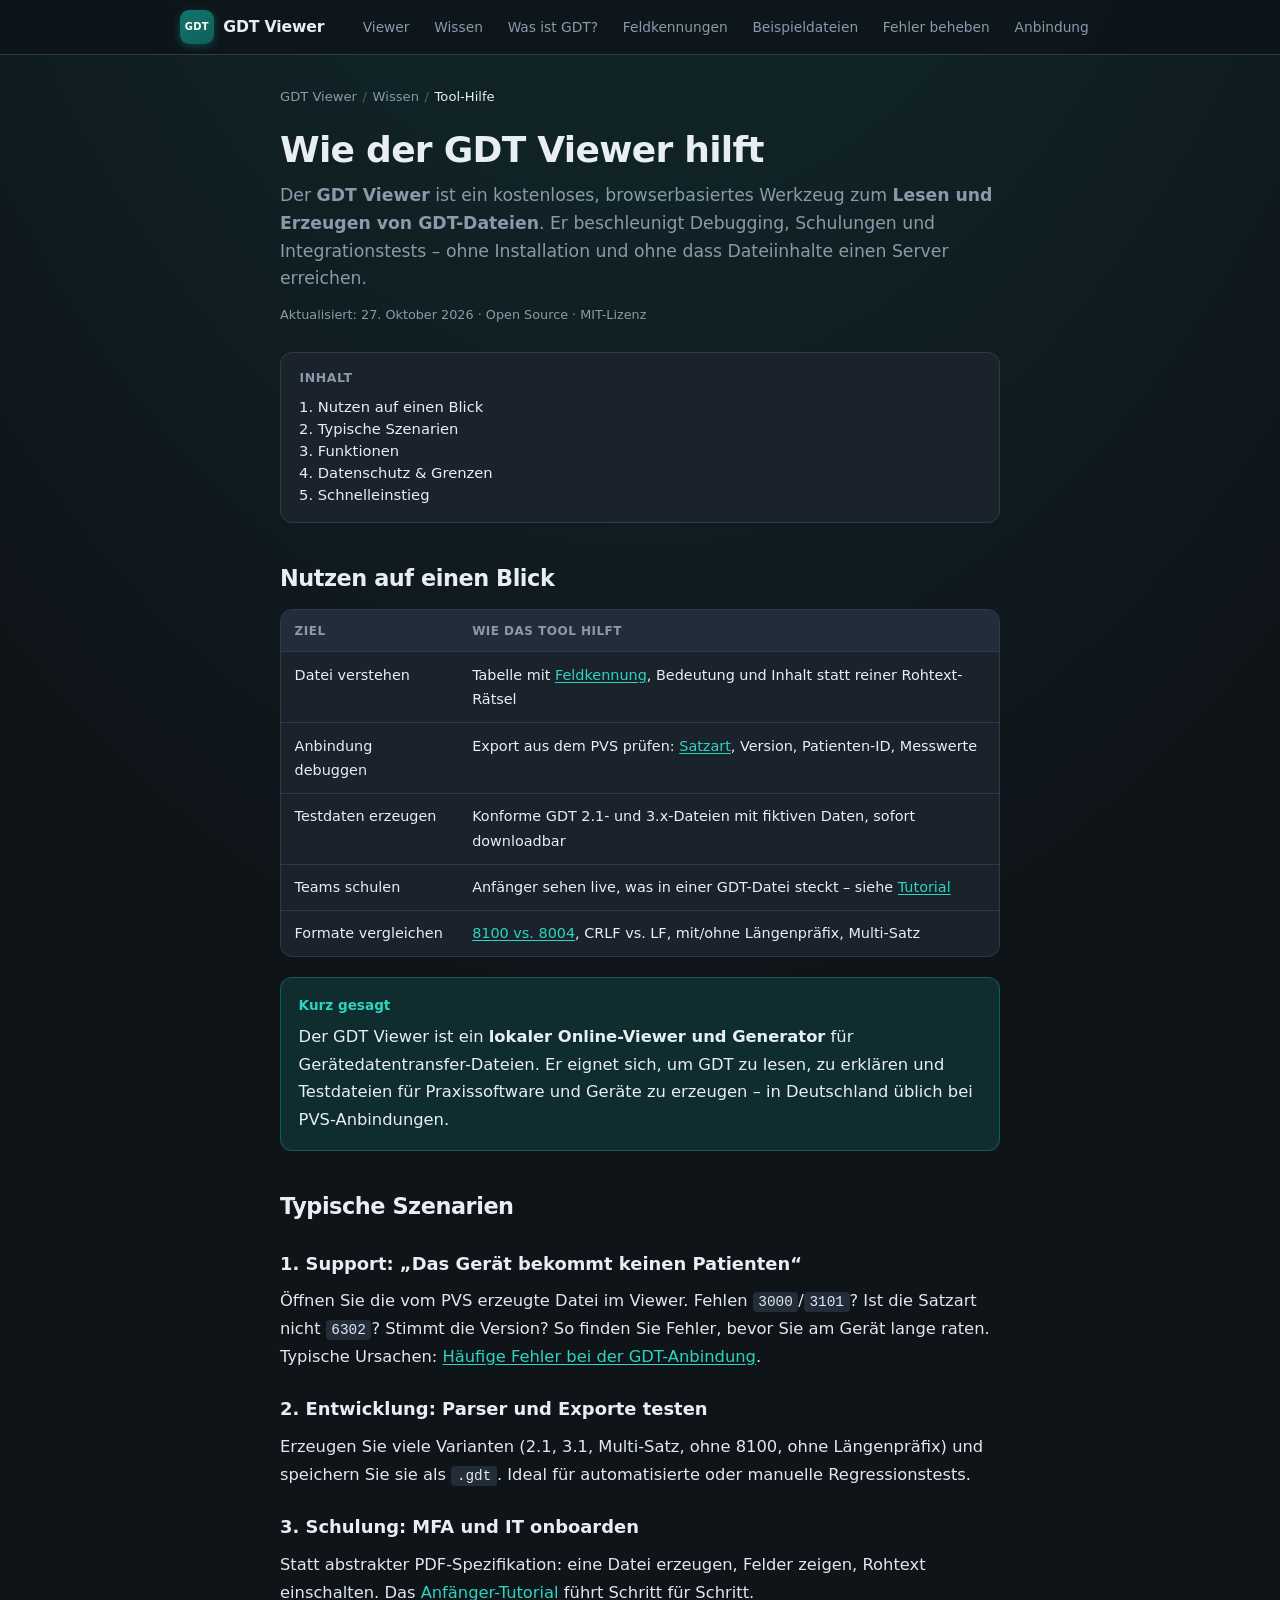
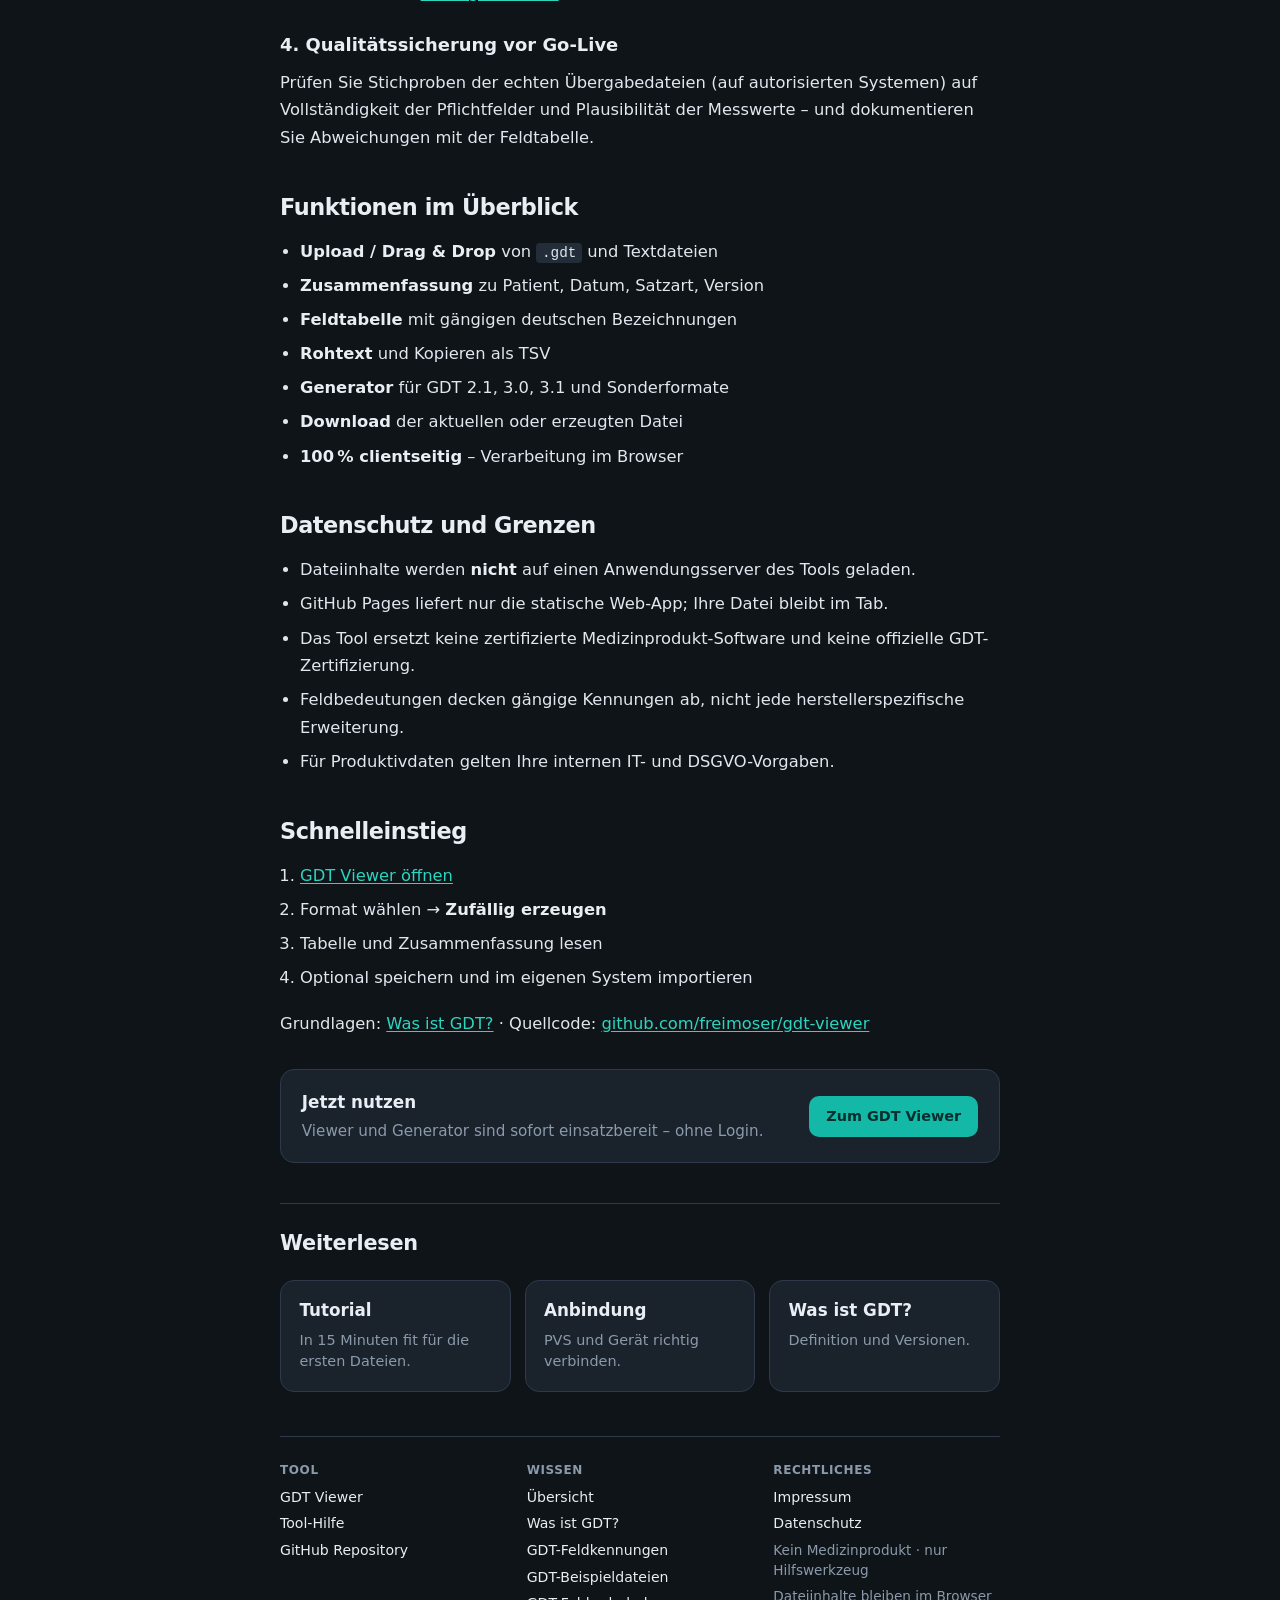
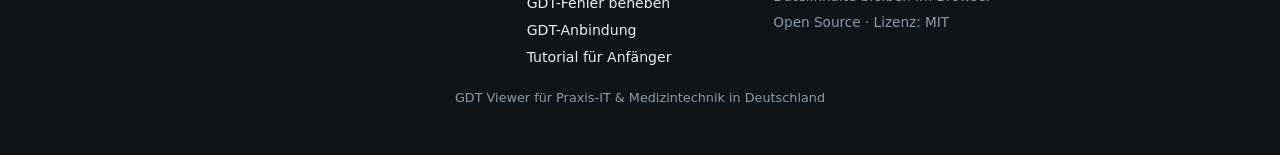
<file: wissen/tool.html>
<!DOCTYPE html>
<html lang="de">
<head>
  <meta charset="UTF-8" />
  <meta name="viewport" content="width=device-width, initial-scale=1" />
  <!-- seo:start -->
  <title>Tool-Hilfe: Debugging, Schulung &amp; Tests | GDT Viewer</title>
  <meta name="description" content="Wie der GDT Viewer hilft: GDT-Dateien lokal lesen, Anbindungen debuggen, GDT 2.1/3.x-Testdaten erzeugen und Teams in der Praxis-IT schulen." />
  <meta name="robots" content="index, follow, max-image-preview:large, max-snippet:-1" />
  <meta name="theme-color" content="#0f1419" />
  <link rel="manifest" href="../site.webmanifest" />
  <link rel="canonical" href="https://freimoser.github.io/gdt-viewer/wissen/tool.html" />
  <meta property="og:type" content="article" />
  <meta property="og:locale" content="de_DE" />
  <meta property="og:site_name" content="GDT Viewer" />
  <meta property="og:title" content="GDT Viewer: So hilft das Tool" />
  <meta property="og:description" content="Debugging, Schulung und Testdaten für GDT 2.1 und 3.x – lokal im Browser, ohne Upload." />
  <meta property="og:url" content="https://freimoser.github.io/gdt-viewer/wissen/tool.html" />
  <meta property="og:image" content="https://freimoser.github.io/gdt-viewer/og-image.png" />
  <meta property="og:image:type" content="image/png" />
  <meta property="og:image:width" content="1200" />
  <meta property="og:image:height" content="630" />
  <meta property="og:image:alt" content="GDT Viewer: GDT-Dateien online lesen und Testdaten erzeugen – Beispiel einer Feldtabelle" />
  <meta name="twitter:card" content="summary_large_image" />
  <meta name="twitter:title" content="GDT Viewer: So hilft das Tool" />
  <meta name="twitter:description" content="Debugging, Schulung und Testdaten für GDT 2.1 und 3.x – lokal im Browser, ohne Upload." />
  <meta name="twitter:image" content="https://freimoser.github.io/gdt-viewer/og-image.png" />
  <meta name="twitter:image:alt" content="GDT Viewer: GDT-Dateien online lesen und Testdaten erzeugen – Beispiel einer Feldtabelle" />
  <!-- seo:end -->
  <!-- seo-ld:start -->
  <script type="application/ld+json">
{
  "@context": "https://schema.org",
  "@graph": [
    {
      "@type": "Organization",
      "@id": "https://freimoser.github.io/gdt-viewer/#organization",
      "name": "GDT Viewer",
      "url": "https://freimoser.github.io/gdt-viewer/",
      "logo": {
        "@type": "ImageObject",
        "url": "https://freimoser.github.io/gdt-viewer/icon-192.png",
        "width": 192,
        "height": 192
      },
      "sameAs": [
        "https://github.com/freimoser/gdt-viewer"
      ]
    },
    {
      "@type": "WebSite",
      "@id": "https://freimoser.github.io/gdt-viewer/#website",
      "name": "GDT Viewer",
      "url": "https://freimoser.github.io/gdt-viewer/",
      "inLanguage": "de-DE",
      "description": "GDT Viewer und Wissensportal zum Gerätedatentransfer (GDT) für Praxissoftware und Medizintechnik in Deutschland.",
      "publisher": {
        "@id": "https://freimoser.github.io/gdt-viewer/#organization"
      }
    },
    {
      "@type": "WebPage",
      "@id": "https://freimoser.github.io/gdt-viewer/wissen/tool.html#webpage",
      "url": "https://freimoser.github.io/gdt-viewer/wissen/tool.html",
      "name": "Tool-Hilfe: Debugging, Schulung & Tests | GDT Viewer",
      "description": "Wie der GDT Viewer hilft: GDT-Dateien lokal lesen, Anbindungen debuggen, GDT 2.1/3.x-Testdaten erzeugen und Teams in der Praxis-IT schulen.",
      "inLanguage": "de-DE",
      "isPartOf": {
        "@id": "https://freimoser.github.io/gdt-viewer/#website"
      },
      "primaryImageOfPage": {
        "@type": "ImageObject",
        "url": "https://freimoser.github.io/gdt-viewer/og-image.png",
        "width": 1200,
        "height": 630
      },
      "datePublished": "2026-07-20",
      "dateModified": "2026-10-27",
      "about": {
        "@type": "Thing",
        "name": "Gerätedatentransfer",
        "alternateName": [
          "GDT",
          "GDT-Schnittstelle"
        ]
      },
      "breadcrumb": {
        "@id": "https://freimoser.github.io/gdt-viewer/wissen/tool.html#breadcrumb"
      }
    },
    {
      "@type": "BreadcrumbList",
      "@id": "https://freimoser.github.io/gdt-viewer/wissen/tool.html#breadcrumb",
      "itemListElement": [
        {
          "@type": "ListItem",
          "position": 1,
          "name": "GDT Viewer",
          "item": "https://freimoser.github.io/gdt-viewer/"
        },
        {
          "@type": "ListItem",
          "position": 2,
          "name": "Wissen",
          "item": "https://freimoser.github.io/gdt-viewer/wissen/"
        },
        {
          "@type": "ListItem",
          "position": 3,
          "name": "Tool-Hilfe",
          "item": "https://freimoser.github.io/gdt-viewer/wissen/tool.html"
        }
      ]
    },
    {
      "@type": "Article",
      "@id": "https://freimoser.github.io/gdt-viewer/wissen/tool.html#article",
      "headline": "Wie der GDT Viewer hilft",
      "description": "Wie der GDT Viewer hilft: GDT-Dateien lokal lesen, Anbindungen debuggen, GDT 2.1/3.x-Testdaten erzeugen und Teams in der Praxis-IT schulen.",
      "inLanguage": "de-DE",
      "image": "https://freimoser.github.io/gdt-viewer/og-image.png",
      "datePublished": "2026-07-20",
      "dateModified": "2026-10-27",
      "author": {
        "@id": "https://freimoser.github.io/gdt-viewer/#organization"
      },
      "publisher": {
        "@id": "https://freimoser.github.io/gdt-viewer/#organization"
      },
      "mainEntityOfPage": {
        "@id": "https://freimoser.github.io/gdt-viewer/wissen/tool.html#webpage"
      },
      "isPartOf": {
        "@id": "https://freimoser.github.io/gdt-viewer/#website"
      },
      "about": {
        "@type": "Thing",
        "name": "Gerätedatentransfer",
        "alternateName": [
          "GDT",
          "GDT-Schnittstelle"
        ]
      }
    },
    {
      "@type": "WebApplication",
      "@id": "https://freimoser.github.io/gdt-viewer/#app",
      "name": "GDT Viewer",
      "alternateName": [
        "GDT Online Viewer",
        "Gerätedatentransfer Viewer"
      ],
      "url": "https://freimoser.github.io/gdt-viewer/",
      "description": "Kostenloser Online-Viewer und Generator für GDT-Dateien (Gerätedatentransfer). Unterstützt GDT 2.1 und 3.x, verarbeitet Dateien lokal im Browser.",
      "applicationCategory": "HealthApplication",
      "applicationSubCategory": "GDT-Viewer und Testdaten-Generator",
      "operatingSystem": "Any",
      "browserRequirements": "Requires JavaScript",
      "inLanguage": "de-DE",
      "isAccessibleForFree": true,
      "license": "https://opensource.org/licenses/MIT",
      "offers": {
        "@type": "Offer",
        "price": "0",
        "priceCurrency": "EUR"
      },
      "image": "https://freimoser.github.io/gdt-viewer/og-image.png",
      "screenshot": "https://freimoser.github.io/gdt-viewer/og-image.png",
      "featureList": [
        "GDT-Dateien per Drag-and-Drop lesen",
        "Feldtabelle mit Bedeutungen",
        "Zufällige GDT 2.1 und 3.x Testdateien",
        "Download als .gdt",
        "Keine Server-Speicherung der Dateiinhalte"
      ],
      "about": {
        "@type": "Thing",
        "name": "Gerätedatentransfer",
        "alternateName": [
          "GDT",
          "GDT-Schnittstelle"
        ]
      },
      "publisher": {
        "@id": "https://freimoser.github.io/gdt-viewer/#organization"
      }
    }
  ]
}
  </script>
  <!-- seo-ld:end -->
  <link rel="stylesheet" href="../styles.css?v=03605964" />
  <link rel="icon" href="../favicon.svg" type="image/svg+xml" />
  <link rel="icon" href="../favicon.ico" sizes="any" />
  <link rel="icon" href="../favicon-32.png" type="image/png" sizes="32x32" />
  <link rel="apple-touch-icon" href="../apple-touch-icon.png" sizes="180x180" />
  <script type="application/ld+json">
  {
    "@context": "https://schema.org",
    "@type": "FAQPage",
    "mainEntity": [
      {
        "@type": "Question",
        "name": "Werden GDT-Dateien auf einen Server hochgeladen?",
        "acceptedAnswer": {
          "@type": "Answer",
          "text": "Nein. Der GDT Viewer liest und erzeugt Dateien ausschließlich im Browser. Es gibt keinen Server-Upload der Dateiinhalte."
        }
      },
      {
        "@type": "Question",
        "name": "Für wen ist der GDT Viewer gedacht?",
        "acceptedAnswer": {
          "@type": "Answer",
          "text": "Für Praxis-IT, Support, Medizintechnik, Entwickler und Schulungen – überall wo GDT-Dateien geprüft oder Testdaten benötigt werden."
        }
      }
    ]
  }
  </script>
</head>
<body>
  <!-- site-header:start -->
  <a class="skip-link" href="#main">Zum Inhalt springen</a>
  <header class="site-header">
    <div class="site-header-inner">
      <a class="site-brand" href="../">
        <span class="site-brand-mark" aria-hidden="true">GDT</span>
        <span class="site-brand-name">GDT Viewer</span>
      </a>
      <nav class="site-nav" aria-label="Hauptnavigation">
        <a href="../">Viewer</a>
        <a href="./">Wissen</a>
        <a href="was-ist-gdt.html">Was ist GDT?</a>
        <a href="feldkennungen.html">Feldkennungen</a>
        <a href="beispieldateien.html">Beispieldateien</a>
        <a href="fehler.html">Fehler beheben</a>
        <a href="anbindung.html">Anbindung</a>
      </nav>
    </div>
  </header>
  <script>
    // Mobile: the link row scrolls sideways – bring the current page's link into view
    (function () {
      var nav = document.querySelector(".site-nav");
      var cur = nav && nav.querySelector("[aria-current]");
      if (!cur || nav.scrollWidth <= nav.clientWidth) return;
      var offset = cur.getBoundingClientRect().left - nav.getBoundingClientRect().left;
      nav.scrollLeft = offset - (nav.clientWidth - cur.offsetWidth) / 2;
    })();
  </script>
  <!-- site-header:end -->
  <div class="page page-content">
    <main id="main">

    <header class="hero-article">
      <!-- breadcrumb:start -->
      <nav class="breadcrumb" aria-label="Brotkrumen">
        <ol>
          <li><a href="../">GDT Viewer</a></li>
          <li><a href="./">Wissen</a></li>
          <li><span aria-current="page">Tool-Hilfe</span></li>
        </ol>
      </nav>
      <!-- breadcrumb:end -->
      <h1>Wie der GDT Viewer hilft</h1>
      <p class="lead">
        Der <strong>GDT Viewer</strong> ist ein kostenloses, browserbasiertes Werkzeug zum
        <strong>Lesen und Erzeugen von GDT-Dateien</strong>. Er beschleunigt Debugging,
        Schulungen und Integrationstests – ohne Installation und ohne dass Dateiinhalte
        einen Server erreichen.
      </p>
      <p class="meta-line">Aktualisiert: 27. Oktober 2026 · Open Source · MIT-Lizenz</p>
    </header>

    <nav class="toc" aria-label="Inhaltsverzeichnis">
      <p class="toc-title">Inhalt</p>
      <ol>
        <li><a href="#nutzen">Nutzen auf einen Blick</a></li>
        <li><a href="#szenarien">Typische Szenarien</a></li>
        <li><a href="#funktionen">Funktionen</a></li>
        <li><a href="#datenschutz">Datenschutz &amp; Grenzen</a></li>
        <li><a href="#einstieg">Schnelleinstieg</a></li>
      </ol>
    </nav>

    <article class="prose">
      <h2 id="nutzen">Nutzen auf einen Blick</h2>
      <div class="table-scroll" tabindex="0" role="region" aria-label="Tabelle: Nutzen auf einen Blick">
        <table>
          <thead>
            <tr>
              <th scope="col">Ziel</th>
              <th scope="col">Wie das Tool hilft</th>
            </tr>
          </thead>
          <tbody>
            <tr>
              <td>Datei verstehen</td>
              <td>Tabelle mit <a href="was-ist-gdt.html#felder">Feldkennung</a>, Bedeutung und Inhalt statt reiner Rohtext-Rätsel</td>
            </tr>
            <tr>
              <td>Anbindung debuggen</td>
              <td>Export aus dem PVS prüfen: <a href="was-ist-gdt.html#satzarten">Satzart</a>, Version, Patienten-ID, Messwerte</td>
            </tr>
            <tr>
              <td>Testdaten erzeugen</td>
              <td>Konforme GDT 2.1- und 3.x-Dateien mit fiktiven Daten, sofort downloadbar</td>
            </tr>
            <tr>
              <td>Teams schulen</td>
              <td>Anfänger sehen live, was in einer GDT-Datei steckt – siehe <a href="tutorial.html">Tutorial</a></td>
            </tr>
            <tr>
              <td>Formate vergleichen</td>
              <td><a href="was-ist-gdt.html#versionen">8100 vs. 8004</a>, CRLF vs. LF, mit/ohne Längenpräfix, Multi-Satz</td>
            </tr>
          </tbody>
        </table>
      </div>

      <div class="callout">
        <span class="callout-title">Kurz gesagt</span>
        <p>
          Der GDT Viewer ist ein <strong>lokaler Online-Viewer und Generator</strong> für
          Gerätedatentransfer-Dateien. Er eignet sich, um GDT zu lesen, zu erklären und
          Testdateien für Praxissoftware und Geräte zu erzeugen – in Deutschland üblich
          bei PVS-Anbindungen.
        </p>
      </div>

      <h2 id="szenarien">Typische Szenarien</h2>
      <h3>1. Support: „Das Gerät bekommt keinen Patienten“</h3>
      <p>
        Öffnen Sie die vom PVS erzeugte Datei im Viewer. Fehlen <code>3000</code>/<code>3101</code>?
        Ist die Satzart nicht <code>6302</code>? Stimmt die Version? So finden Sie Fehler,
        bevor Sie am Gerät lange raten. Typische Ursachen:
        <a href="anbindung.html#fehler">Häufige Fehler bei der GDT-Anbindung</a>.
      </p>

      <h3>2. Entwicklung: Parser und Exporte testen</h3>
      <p>
        Erzeugen Sie viele Varianten (2.1, 3.1, Multi-Satz, ohne 8100, ohne Längenpräfix)
        und speichern Sie sie als <code>.gdt</code>. Ideal für automatisierte oder manuelle
        Regressionstests.
      </p>

      <h3>3. Schulung: MFA und IT onboarden</h3>
      <p>
        Statt abstrakter PDF-Spezifikation: eine Datei erzeugen, Felder zeigen,
        Rohtext einschalten. Das <a href="tutorial.html">Anfänger-Tutorial</a> führt Schritt für Schritt.
      </p>

      <h3>4. Qualitätssicherung vor Go-Live</h3>
      <p>
        Prüfen Sie Stichproben der echten Übergabedateien (auf autorisierten Systemen)
        auf Vollständigkeit der Pflichtfelder und Plausibilität der Messwerte – und
        dokumentieren Sie Abweichungen mit der Feldtabelle.
      </p>

      <h2 id="funktionen">Funktionen im Überblick</h2>
      <ul>
        <li><strong>Upload / Drag &amp; Drop</strong> von <code>.gdt</code> und Textdateien</li>
        <li><strong>Zusammenfassung</strong> zu Patient, Datum, Satzart, Version</li>
        <li><strong>Feldtabelle</strong> mit gängigen deutschen Bezeichnungen</li>
        <li><strong>Rohtext</strong> und Kopieren als TSV</li>
        <li><strong>Generator</strong> für GDT 2.1, 3.0, 3.1 und Sonderformate</li>
        <li><strong>Download</strong> der aktuellen oder erzeugten Datei</li>
        <li><strong>100 % clientseitig</strong> – Verarbeitung im Browser</li>
      </ul>

      <h2 id="datenschutz">Datenschutz und Grenzen</h2>
      <ul>
        <li>Dateiinhalte werden <strong>nicht</strong> auf einen Anwendungsserver des Tools geladen.</li>
        <li>GitHub Pages liefert nur die statische Web-App; Ihre Datei bleibt im Tab.</li>
        <li>Das Tool ersetzt keine zertifizierte Medizinprodukt-Software und keine offizielle GDT-Zertifizierung.</li>
        <li>Feldbedeutungen decken gängige Kennungen ab, nicht jede herstellerspezifische Erweiterung.</li>
        <li>Für Produktivdaten gelten Ihre internen IT- und DSGVO-Vorgaben.</li>
      </ul>

      <h2 id="einstieg">Schnelleinstieg</h2>
      <ol>
        <li><a href="../">GDT Viewer öffnen</a></li>
        <li>Format wählen → <strong>Zufällig erzeugen</strong></li>
        <li>Tabelle und Zusammenfassung lesen</li>
        <li>Optional speichern und im eigenen System importieren</li>
      </ol>
      <p>
        Grundlagen: <a href="was-ist-gdt.html">Was ist GDT?</a> ·
        Quellcode: <a href="https://github.com/freimoser/gdt-viewer">github.com/freimoser/gdt-viewer</a>
      </p>
    </article>

    <div class="cta-box">
      <p>
        <strong>Jetzt nutzen</strong>
        Viewer und Generator sind sofort einsatzbereit – ohne Login.
      </p>
      <a class="btn btn-primary" href="../">Zum GDT Viewer</a>
    </div>

    <section class="related">
      <h2>Weiterlesen</h2>
      <div class="card-grid">
        <a class="card-link" href="tutorial.html"><h3>Tutorial</h3><p>In 15 Minuten fit für die ersten Dateien.</p></a>
        <a class="card-link" href="anbindung.html"><h3>Anbindung</h3><p>PVS und Gerät richtig verbinden.</p></a>
        <a class="card-link" href="was-ist-gdt.html"><h3>Was ist GDT?</h3><p>Definition und Versionen.</p></a>
      </div>
    </section>

    </main>

    <!-- site-footer:start -->
    <footer class="site-footer">
      <div class="site-footer-grid">
        <div>
          <h2>Tool</h2>
          <ul>
            <li><a href="../">GDT Viewer</a></li>
            <li><a href="tool.html">Tool-Hilfe</a></li>
            <li><a href="https://github.com/freimoser/gdt-viewer">GitHub Repository</a></li>
          </ul>
        </div>
        <div>
          <h2>Wissen</h2>
          <ul>
            <li><a href="./">Übersicht</a></li>
            <li><a href="was-ist-gdt.html">Was ist GDT?</a></li>
            <li><a href="feldkennungen.html">GDT-Feldkennungen</a></li>
            <li><a href="beispieldateien.html">GDT-Beispieldateien</a></li>
            <li><a href="fehler.html">GDT-Fehler beheben</a></li>
            <li><a href="anbindung.html">GDT-Anbindung</a></li>
            <li><a href="tutorial.html">Tutorial für Anfänger</a></li>
          </ul>
        </div>
        <div>
          <h2>Rechtliches</h2>
          <ul>
            <li><a href="https://freimoser.de/impressum/">Impressum</a></li>
            <li><a href="../datenschutz.html">Datenschutz</a></li>
            <li>Kein Medizinprodukt · nur Hilfswerkzeug</li>
            <li>Dateiinhalte bleiben im Browser</li>
            <li>Open Source · Lizenz: MIT</li>
          </ul>
        </div>
      </div>
      <p class="site-footer-note">GDT Viewer für Praxis-IT &amp; Medizintechnik in Deutschland</p>
    </footer>
    <!-- site-footer:end -->
  </div>
</body>
</html>
</file>
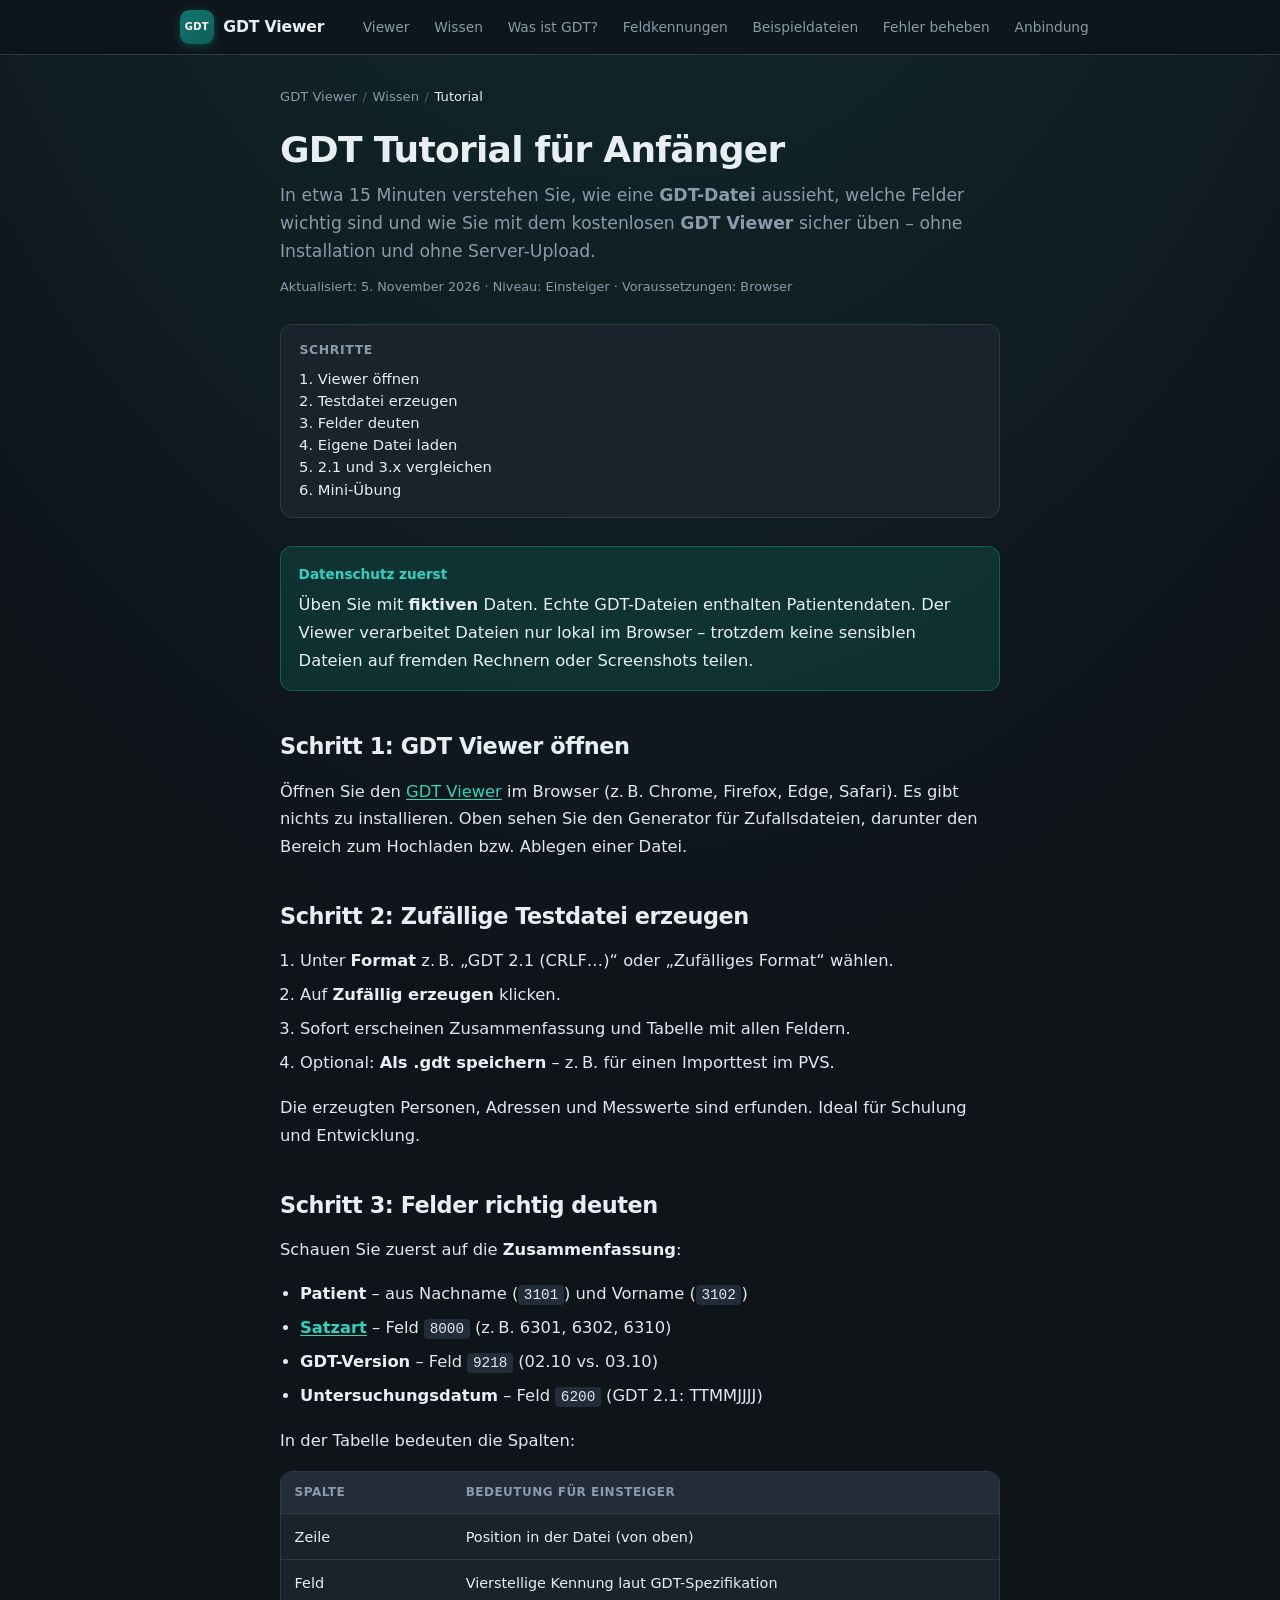
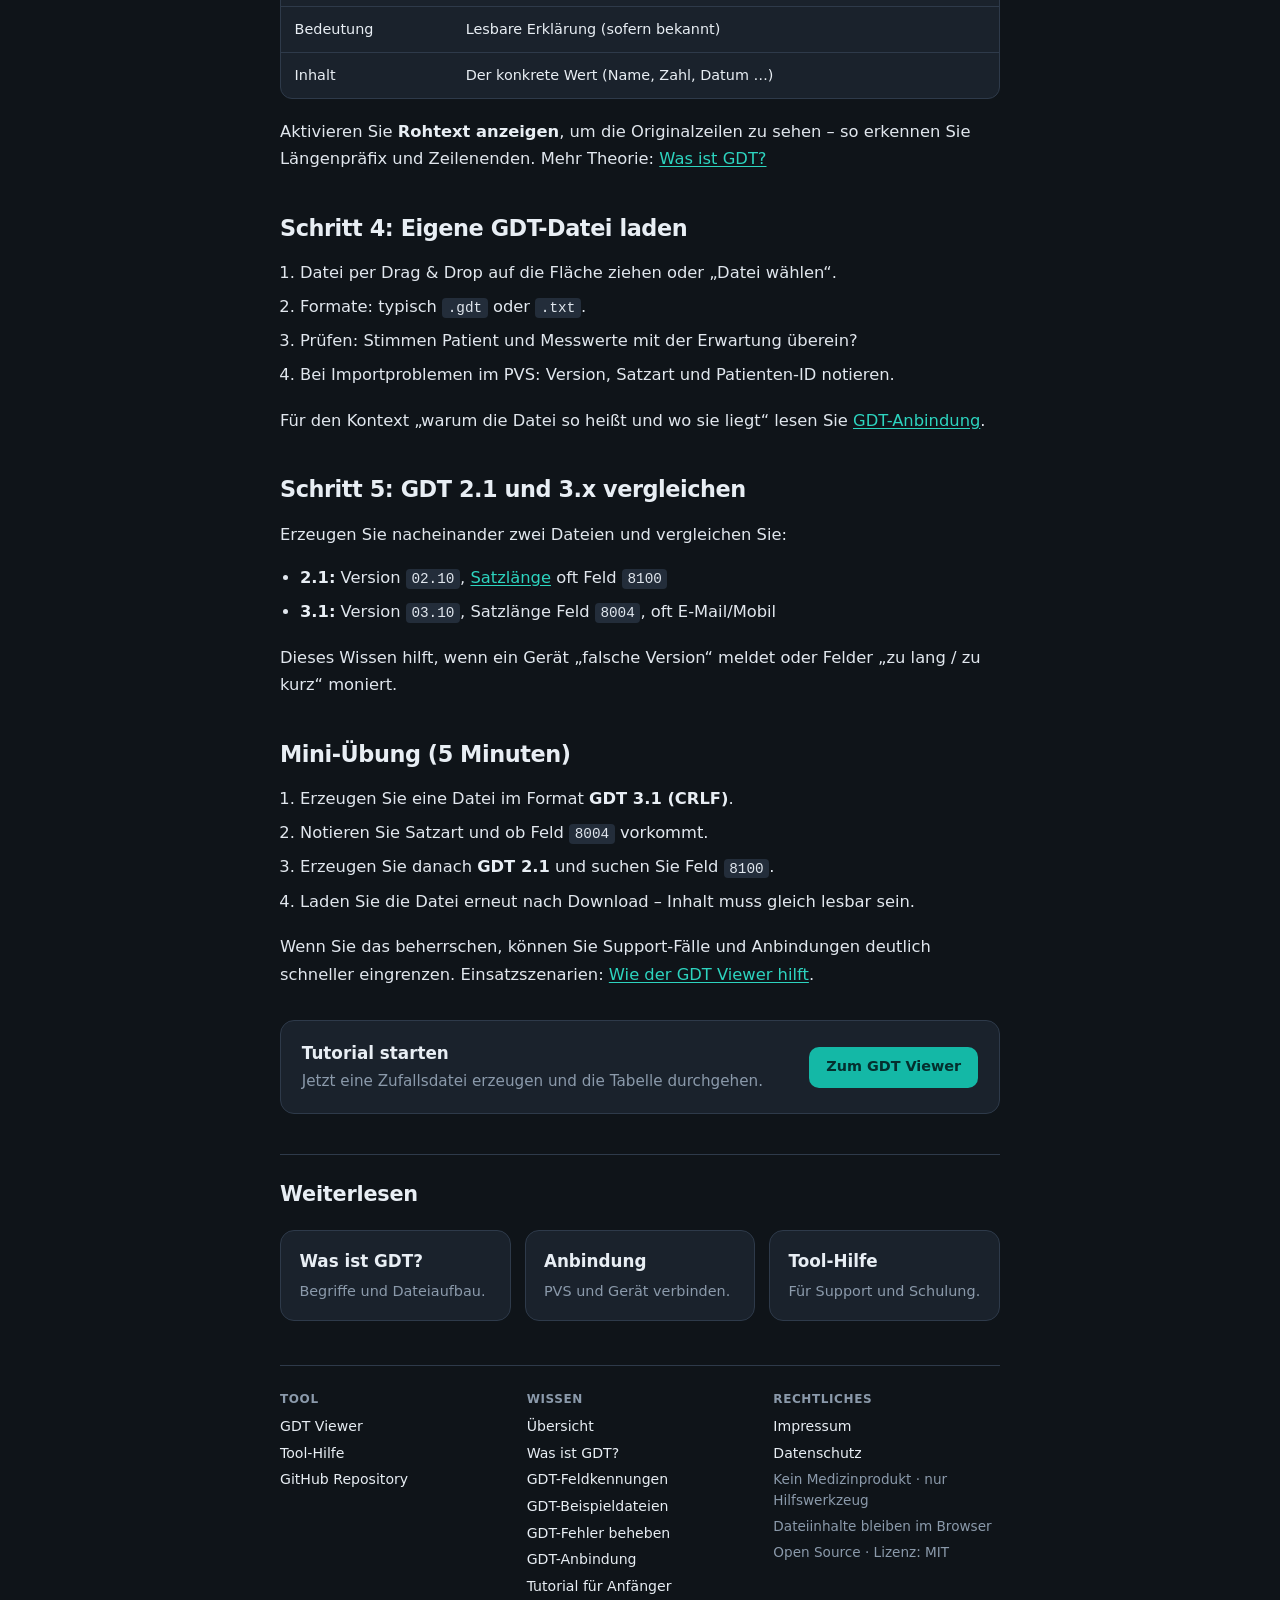
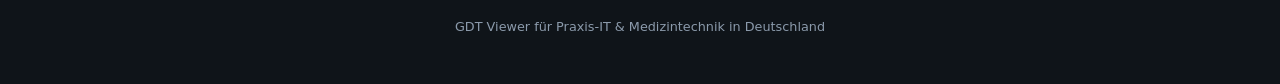
<file: wissen/tutorial.html>
<!DOCTYPE html>
<html lang="de">
<head>
  <meta charset="UTF-8" />
  <meta name="viewport" content="width=device-width, initial-scale=1" />
  <!-- seo:start -->
  <title>GDT Tutorial für Anfänger: erste Datei lesen | GDT Viewer</title>
  <meta name="description" content="GDT-Tutorial für Anfänger: erste GDT-Datei im Browser öffnen, Felder deuten, Testdaten erzeugen und GDT 2.1 mit 3.x vergleichen – in ca. 15 Minuten." />
  <meta name="robots" content="index, follow, max-image-preview:large, max-snippet:-1" />
  <meta name="theme-color" content="#0f1419" />
  <link rel="manifest" href="../site.webmanifest" />
  <link rel="canonical" href="https://freimoser.github.io/gdt-viewer/wissen/tutorial.html" />
  <meta property="og:type" content="article" />
  <meta property="og:locale" content="de_DE" />
  <meta property="og:site_name" content="GDT Viewer" />
  <meta property="og:title" content="GDT Tutorial für Anfänger" />
  <meta property="og:description" content="In fünf Schritten: GDT-Datei öffnen, Felder verstehen, Testdaten erzeugen und Versionen vergleichen." />
  <meta property="og:url" content="https://freimoser.github.io/gdt-viewer/wissen/tutorial.html" />
  <meta property="og:image" content="https://freimoser.github.io/gdt-viewer/og-image.png" />
  <meta property="og:image:type" content="image/png" />
  <meta property="og:image:width" content="1200" />
  <meta property="og:image:height" content="630" />
  <meta property="og:image:alt" content="GDT Viewer: GDT-Dateien online lesen und Testdaten erzeugen – Beispiel einer Feldtabelle" />
  <meta name="twitter:card" content="summary_large_image" />
  <meta name="twitter:title" content="GDT Tutorial für Anfänger" />
  <meta name="twitter:description" content="In fünf Schritten: GDT-Datei öffnen, Felder verstehen, Testdaten erzeugen und Versionen vergleichen." />
  <meta name="twitter:image" content="https://freimoser.github.io/gdt-viewer/og-image.png" />
  <meta name="twitter:image:alt" content="GDT Viewer: GDT-Dateien online lesen und Testdaten erzeugen – Beispiel einer Feldtabelle" />
  <!-- seo:end -->
  <!-- seo-ld:start -->
  <script type="application/ld+json">
{
  "@context": "https://schema.org",
  "@graph": [
    {
      "@type": "Organization",
      "@id": "https://freimoser.github.io/gdt-viewer/#organization",
      "name": "GDT Viewer",
      "url": "https://freimoser.github.io/gdt-viewer/",
      "logo": {
        "@type": "ImageObject",
        "url": "https://freimoser.github.io/gdt-viewer/icon-192.png",
        "width": 192,
        "height": 192
      },
      "sameAs": [
        "https://github.com/freimoser/gdt-viewer"
      ]
    },
    {
      "@type": "WebSite",
      "@id": "https://freimoser.github.io/gdt-viewer/#website",
      "name": "GDT Viewer",
      "url": "https://freimoser.github.io/gdt-viewer/",
      "inLanguage": "de-DE",
      "description": "GDT Viewer und Wissensportal zum Gerätedatentransfer (GDT) für Praxissoftware und Medizintechnik in Deutschland.",
      "publisher": {
        "@id": "https://freimoser.github.io/gdt-viewer/#organization"
      }
    },
    {
      "@type": "WebPage",
      "@id": "https://freimoser.github.io/gdt-viewer/wissen/tutorial.html#webpage",
      "url": "https://freimoser.github.io/gdt-viewer/wissen/tutorial.html",
      "name": "GDT Tutorial für Anfänger: erste Datei lesen | GDT Viewer",
      "description": "GDT-Tutorial für Anfänger: erste GDT-Datei im Browser öffnen, Felder deuten, Testdaten erzeugen und GDT 2.1 mit 3.x vergleichen – in ca. 15 Minuten.",
      "inLanguage": "de-DE",
      "isPartOf": {
        "@id": "https://freimoser.github.io/gdt-viewer/#website"
      },
      "primaryImageOfPage": {
        "@type": "ImageObject",
        "url": "https://freimoser.github.io/gdt-viewer/og-image.png",
        "width": 1200,
        "height": 630
      },
      "datePublished": "2026-07-20",
      "dateModified": "2026-11-05",
      "about": {
        "@type": "Thing",
        "name": "Gerätedatentransfer",
        "alternateName": [
          "GDT",
          "GDT-Schnittstelle"
        ]
      },
      "breadcrumb": {
        "@id": "https://freimoser.github.io/gdt-viewer/wissen/tutorial.html#breadcrumb"
      }
    },
    {
      "@type": "BreadcrumbList",
      "@id": "https://freimoser.github.io/gdt-viewer/wissen/tutorial.html#breadcrumb",
      "itemListElement": [
        {
          "@type": "ListItem",
          "position": 1,
          "name": "GDT Viewer",
          "item": "https://freimoser.github.io/gdt-viewer/"
        },
        {
          "@type": "ListItem",
          "position": 2,
          "name": "Wissen",
          "item": "https://freimoser.github.io/gdt-viewer/wissen/"
        },
        {
          "@type": "ListItem",
          "position": 3,
          "name": "Tutorial",
          "item": "https://freimoser.github.io/gdt-viewer/wissen/tutorial.html"
        }
      ]
    },
    {
      "@type": "Article",
      "@id": "https://freimoser.github.io/gdt-viewer/wissen/tutorial.html#article",
      "headline": "GDT Tutorial für Anfänger",
      "description": "GDT-Tutorial für Anfänger: erste GDT-Datei im Browser öffnen, Felder deuten, Testdaten erzeugen und GDT 2.1 mit 3.x vergleichen – in ca. 15 Minuten.",
      "inLanguage": "de-DE",
      "image": "https://freimoser.github.io/gdt-viewer/og-image.png",
      "datePublished": "2026-07-20",
      "dateModified": "2026-11-05",
      "author": {
        "@id": "https://freimoser.github.io/gdt-viewer/#organization"
      },
      "publisher": {
        "@id": "https://freimoser.github.io/gdt-viewer/#organization"
      },
      "mainEntityOfPage": {
        "@id": "https://freimoser.github.io/gdt-viewer/wissen/tutorial.html#webpage"
      },
      "isPartOf": {
        "@id": "https://freimoser.github.io/gdt-viewer/#website"
      },
      "about": {
        "@type": "Thing",
        "name": "Gerätedatentransfer",
        "alternateName": [
          "GDT",
          "GDT-Schnittstelle"
        ]
      }
    }
  ]
}
  </script>
  <!-- seo-ld:end -->
  <link rel="stylesheet" href="../styles.css?v=03605964" />
  <link rel="icon" href="../favicon.svg" type="image/svg+xml" />
  <link rel="icon" href="../favicon.ico" sizes="any" />
  <link rel="icon" href="../favicon-32.png" type="image/png" sizes="32x32" />
  <link rel="apple-touch-icon" href="../apple-touch-icon.png" sizes="180x180" />
<script type="application/ld+json">
  {
    "@context": "https://schema.org",
    "@type": "HowTo",
    "name": "GDT für Anfänger: Erste Datei lesen und verstehen",
    "description": "Schritt-Anleitung zum Lesen und Verstehen von GDT-Dateien mit dem GDT Viewer.",
    "inLanguage": "de-DE",
    "totalTime": "PT15M",
    "step": [
      {
        "@type": "HowToStep",
        "position": 1,
        "name": "GDT Viewer öffnen",
        "text": "Öffnen Sie https://freimoser.github.io/gdt-viewer/ im Browser. Es ist keine Installation nötig."
      },
      {
        "@type": "HowToStep",
        "position": 2,
        "name": "Testdatei erzeugen oder eigene Datei laden",
        "text": "Nutzen Sie „Zufällig erzeugen“ für fiktive Daten oder ziehen Sie eine .gdt-Datei in den Upload-Bereich."
      },
      {
        "@type": "HowToStep",
        "position": 3,
        "name": "Zusammenfassung und Tabelle lesen",
        "text": "Prüfen Sie Patient, Geburtsdatum, Satzart und GDT-Version in der Übersicht und die Feldkennungen in der Tabelle."
      },
      {
        "@type": "HowToStep",
        "position": 4,
        "name": "Rohtext und Download nutzen",
        "text": "Optional Rohtext anzeigen und die Datei speichern, um Importtests in der Praxissoftware zu machen."
      },
      {
        "@type": "HowToStep",
        "position": 5,
        "name": "Formate vergleichen",
        "text": "Erzeugen Sie GDT 2.1 und GDT 3.1 und vergleichen Sie die Felder 8100 vs. 8004 und die Version 9218."
      }
    ]
  }
  </script>
</head>
<body>
  <!-- site-header:start -->
  <a class="skip-link" href="#main">Zum Inhalt springen</a>
  <header class="site-header">
    <div class="site-header-inner">
      <a class="site-brand" href="../">
        <span class="site-brand-mark" aria-hidden="true">GDT</span>
        <span class="site-brand-name">GDT Viewer</span>
      </a>
      <nav class="site-nav" aria-label="Hauptnavigation">
        <a href="../">Viewer</a>
        <a href="./">Wissen</a>
        <a href="was-ist-gdt.html">Was ist GDT?</a>
        <a href="feldkennungen.html">Feldkennungen</a>
        <a href="beispieldateien.html">Beispieldateien</a>
        <a href="fehler.html">Fehler beheben</a>
        <a href="anbindung.html">Anbindung</a>
      </nav>
    </div>
  </header>
  <script>
    // Mobile: the link row scrolls sideways – bring the current page's link into view
    (function () {
      var nav = document.querySelector(".site-nav");
      var cur = nav && nav.querySelector("[aria-current]");
      if (!cur || nav.scrollWidth <= nav.clientWidth) return;
      var offset = cur.getBoundingClientRect().left - nav.getBoundingClientRect().left;
      nav.scrollLeft = offset - (nav.clientWidth - cur.offsetWidth) / 2;
    })();
  </script>
  <!-- site-header:end -->
  <div class="page page-content">
    <main id="main">

    <header class="hero-article">
      <!-- breadcrumb:start -->
      <nav class="breadcrumb" aria-label="Brotkrumen">
        <ol>
          <li><a href="../">GDT Viewer</a></li>
          <li><a href="./">Wissen</a></li>
          <li><span aria-current="page">Tutorial</span></li>
        </ol>
      </nav>
      <!-- breadcrumb:end -->
      <h1>GDT Tutorial für Anfänger</h1>
      <p class="lead">
        In etwa 15 Minuten verstehen Sie, wie eine <strong>GDT-Datei</strong> aussieht,
        welche Felder wichtig sind und wie Sie mit dem kostenlosen
        <strong>GDT Viewer</strong> sicher üben – ohne Installation und ohne Server-Upload.
      </p>
      <p class="meta-line">Aktualisiert: 5. November 2026 · Niveau: Einsteiger · Voraussetzungen: Browser</p>
    </header>

    <nav class="toc" aria-label="Inhaltsverzeichnis">
      <p class="toc-title">Schritte</p>
      <ol>
        <li><a href="#schritt-1">Viewer öffnen</a></li>
        <li><a href="#schritt-2">Testdatei erzeugen</a></li>
        <li><a href="#schritt-3">Felder deuten</a></li>
        <li><a href="#schritt-4">Eigene Datei laden</a></li>
        <li><a href="#schritt-5">2.1 und 3.x vergleichen</a></li>
        <li><a href="#uebung">Mini-Übung</a></li>
      </ol>
    </nav>

    <article class="prose">
      <div class="callout">
        <span class="callout-title">Datenschutz zuerst</span>
        <p>
          Üben Sie mit <strong>fiktiven</strong> Daten. Echte GDT-Dateien enthalten
          Patientendaten. Der Viewer verarbeitet Dateien nur lokal im Browser – trotzdem
          keine sensiblen Dateien auf fremden Rechnern oder Screenshots teilen.
        </p>
      </div>

      <h2 id="schritt-1">Schritt 1: GDT Viewer öffnen</h2>
      <p>
        Öffnen Sie den <a href="../">GDT Viewer</a> im Browser
        (z. B. Chrome, Firefox, Edge, Safari). Es gibt nichts zu installieren.
        Oben sehen Sie den Generator für Zufallsdateien, darunter den Bereich zum
        Hochladen bzw. Ablegen einer Datei.
      </p>

      <h2 id="schritt-2">Schritt 2: Zufällige Testdatei erzeugen</h2>
      <ol>
        <li>Unter <strong>Format</strong> z. B. „GDT 2.1 (CRLF…)“ oder „Zufälliges Format“ wählen.</li>
        <li>Auf <strong>Zufällig erzeugen</strong> klicken.</li>
        <li>Sofort erscheinen Zusammenfassung und Tabelle mit allen Feldern.</li>
        <li>Optional: <strong>Als .gdt speichern</strong> – z. B. für einen Importtest im PVS.</li>
      </ol>
      <p>
        Die erzeugten Personen, Adressen und Messwerte sind erfunden. Ideal für Schulung
        und Entwicklung.
      </p>

      <h2 id="schritt-3">Schritt 3: Felder richtig deuten</h2>
      <p>Schauen Sie zuerst auf die <strong>Zusammenfassung</strong>:</p>
      <ul>
        <li><strong>Patient</strong> – aus Nachname (<code>3101</code>) und Vorname (<code>3102</code>)</li>
        <li><strong><a href="was-ist-gdt.html#satzarten">Satzart</a></strong> – Feld <code>8000</code> (z. B. 6301, 6302, 6310)</li>
        <li><strong>GDT-Version</strong> – Feld <code>9218</code> (02.10 vs. 03.10)</li>
        <li><strong>Untersuchungsdatum</strong> – Feld <code>6200</code> (GDT 2.1: TTMMJJJJ)</li>
      </ul>
      <p>In der Tabelle bedeuten die Spalten:</p>
      <div class="table-scroll" tabindex="0" role="region" aria-label="Tabelle: Schritt 3: Felder richtig deuten">
        <table>
          <thead>
            <tr>
              <th scope="col">Spalte</th>
              <th scope="col">Bedeutung für Einsteiger</th>
            </tr>
          </thead>
          <tbody>
            <tr>
              <td>Zeile</td>
              <td>Position in der Datei (von oben)</td>
            </tr>
            <tr>
              <td>Feld</td>
              <td>Vierstellige Kennung laut GDT-Spezifikation</td>
            </tr>
            <tr>
              <td>Bedeutung</td>
              <td>Lesbare Erklärung (sofern bekannt)</td>
            </tr>
            <tr>
              <td>Inhalt</td>
              <td>Der konkrete Wert (Name, Zahl, Datum …)</td>
            </tr>
          </tbody>
        </table>
      </div>
      <p>
        Aktivieren Sie <strong>Rohtext anzeigen</strong>, um die Originalzeilen zu sehen –
        so erkennen Sie Längenpräfix und Zeilenenden. Mehr Theorie:
        <a href="was-ist-gdt.html">Was ist GDT?</a>
      </p>

      <h2 id="schritt-4">Schritt 4: Eigene GDT-Datei laden</h2>
      <ol>
        <li>Datei per Drag &amp; Drop auf die Fläche ziehen oder „Datei wählen“.</li>
        <li>Formate: typisch <code>.gdt</code> oder <code>.txt</code>.</li>
        <li>Prüfen: Stimmen Patient und Messwerte mit der Erwartung überein?</li>
        <li>Bei Importproblemen im PVS: Version, Satzart und Patienten-ID notieren.</li>
      </ol>
      <p>
        Für den Kontext „warum die Datei so heißt und wo sie liegt“ lesen Sie
        <a href="anbindung.html">GDT-Anbindung</a>.
      </p>

      <h2 id="schritt-5">Schritt 5: GDT 2.1 und 3.x vergleichen</h2>
      <p>Erzeugen Sie nacheinander zwei Dateien und vergleichen Sie:</p>
      <ul>
        <li><strong>2.1:</strong> Version <code>02.10</code>, <a href="was-ist-gdt.html#versionen">Satzlänge</a> oft Feld <code>8100</code></li>
        <li><strong>3.1:</strong> Version <code>03.10</code>, Satzlänge Feld <code>8004</code>, oft E-Mail/Mobil</li>
      </ul>
      <p>
        Dieses Wissen hilft, wenn ein Gerät „falsche Version“ meldet oder Felder
        „zu lang / zu kurz“ moniert.
      </p>

      <h2 id="uebung">Mini-Übung (5 Minuten)</h2>
      <ol>
        <li>Erzeugen Sie eine Datei im Format <strong>GDT 3.1 (CRLF)</strong>.</li>
        <li>Notieren Sie Satzart und ob Feld <code>8004</code> vorkommt.</li>
        <li>Erzeugen Sie danach <strong>GDT 2.1</strong> und suchen Sie Feld <code>8100</code>.</li>
        <li>Laden Sie die Datei erneut nach Download – Inhalt muss gleich lesbar sein.</li>
      </ol>
      <p>
        Wenn Sie das beherrschen, können Sie Support-Fälle und Anbindungen deutlich
        schneller eingrenzen. Einsatzszenarien:
        <a href="tool.html">Wie der GDT Viewer hilft</a>.
      </p>
    </article>

    <div class="cta-box">
      <p>
        <strong>Tutorial starten</strong>
        Jetzt eine Zufallsdatei erzeugen und die Tabelle durchgehen.
      </p>
      <a class="btn btn-primary" href="../">Zum GDT Viewer</a>
    </div>

    <section class="related">
      <h2>Weiterlesen</h2>
      <div class="card-grid">
        <a class="card-link" href="was-ist-gdt.html"><h3>Was ist GDT?</h3><p>Begriffe und Dateiaufbau.</p></a>
        <a class="card-link" href="anbindung.html"><h3>Anbindung</h3><p>PVS und Gerät verbinden.</p></a>
        <a class="card-link" href="tool.html"><h3>Tool-Hilfe</h3><p>Für Support und Schulung.</p></a>
      </div>
    </section>

    </main>

    <!-- site-footer:start -->
    <footer class="site-footer">
      <div class="site-footer-grid">
        <div>
          <h2>Tool</h2>
          <ul>
            <li><a href="../">GDT Viewer</a></li>
            <li><a href="tool.html">Tool-Hilfe</a></li>
            <li><a href="https://github.com/freimoser/gdt-viewer">GitHub Repository</a></li>
          </ul>
        </div>
        <div>
          <h2>Wissen</h2>
          <ul>
            <li><a href="./">Übersicht</a></li>
            <li><a href="was-ist-gdt.html">Was ist GDT?</a></li>
            <li><a href="feldkennungen.html">GDT-Feldkennungen</a></li>
            <li><a href="beispieldateien.html">GDT-Beispieldateien</a></li>
            <li><a href="fehler.html">GDT-Fehler beheben</a></li>
            <li><a href="anbindung.html">GDT-Anbindung</a></li>
            <li><a href="tutorial.html">Tutorial für Anfänger</a></li>
          </ul>
        </div>
        <div>
          <h2>Rechtliches</h2>
          <ul>
            <li><a href="https://freimoser.de/impressum/">Impressum</a></li>
            <li><a href="../datenschutz.html">Datenschutz</a></li>
            <li>Kein Medizinprodukt · nur Hilfswerkzeug</li>
            <li>Dateiinhalte bleiben im Browser</li>
            <li>Open Source · Lizenz: MIT</li>
          </ul>
        </div>
      </div>
      <p class="site-footer-note">GDT Viewer für Praxis-IT &amp; Medizintechnik in Deutschland</p>
    </footer>
    <!-- site-footer:end -->
  </div>
</body>
</html>
</file>
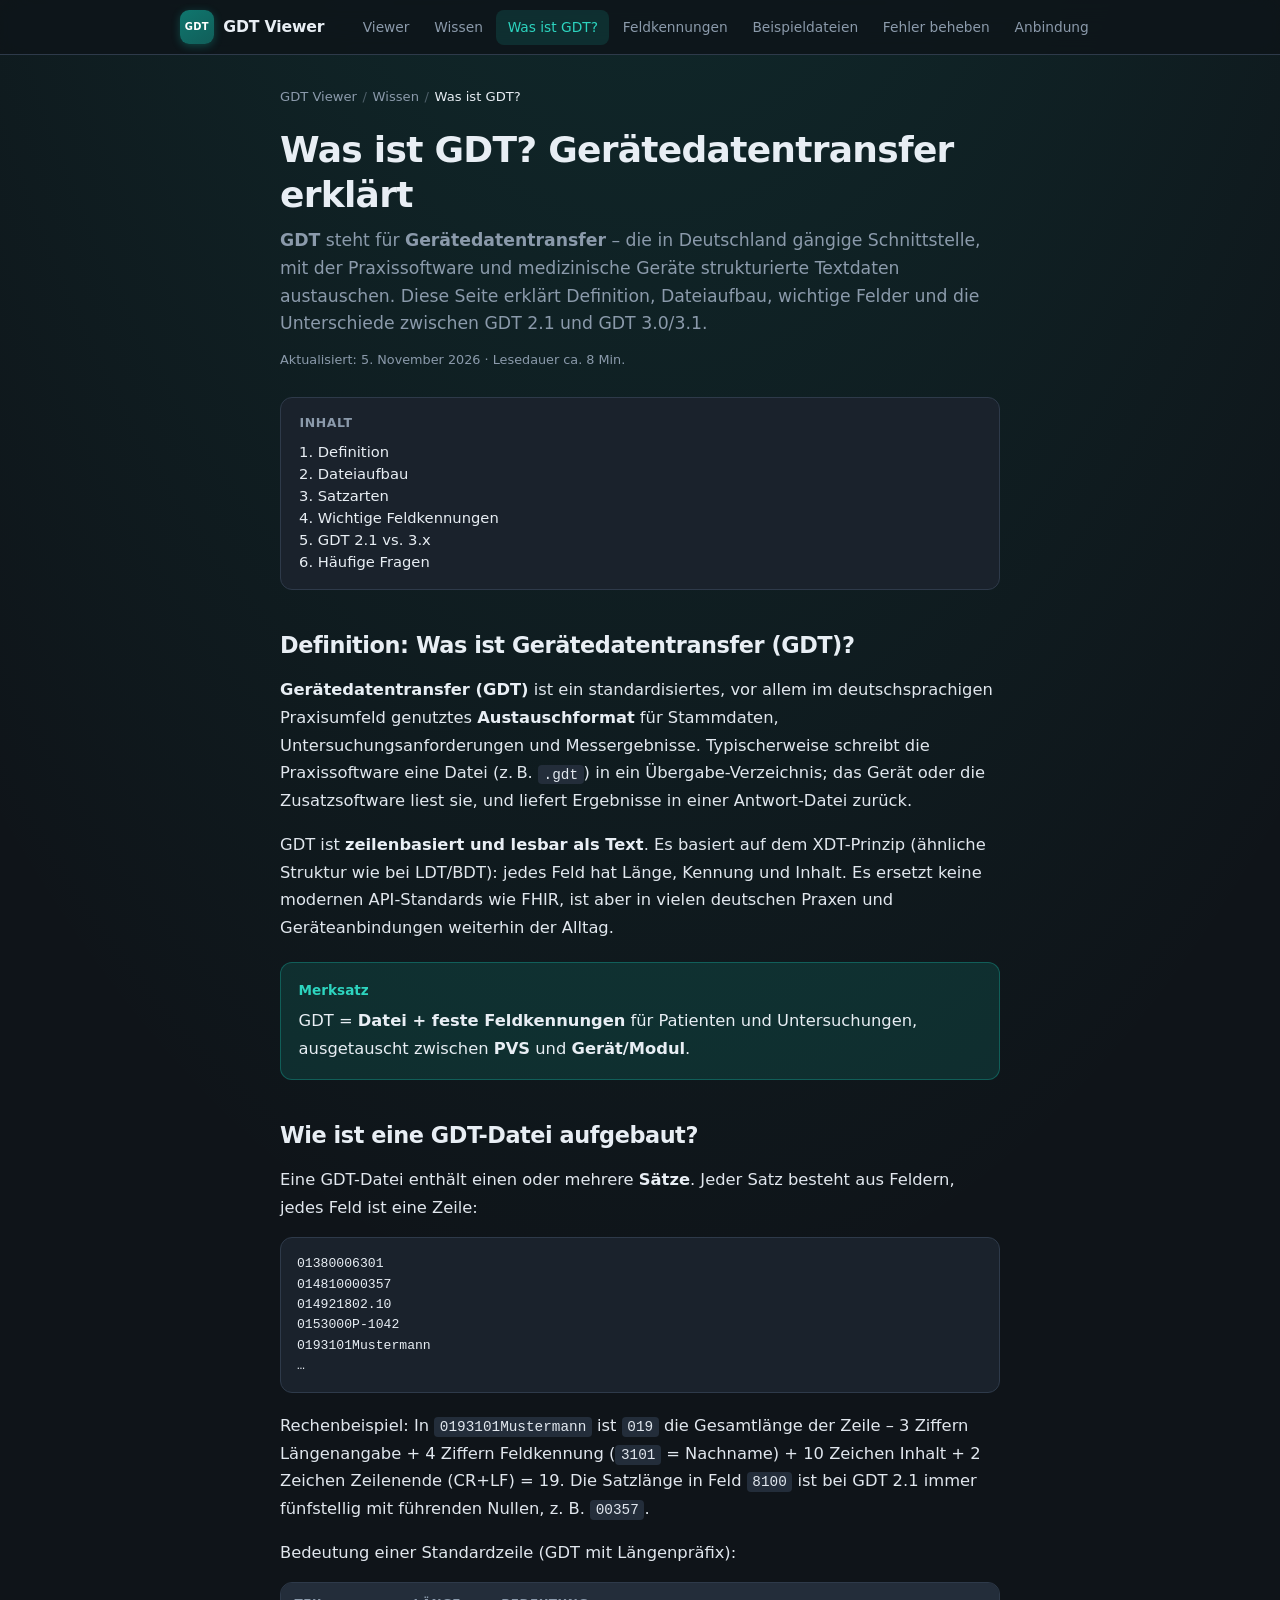
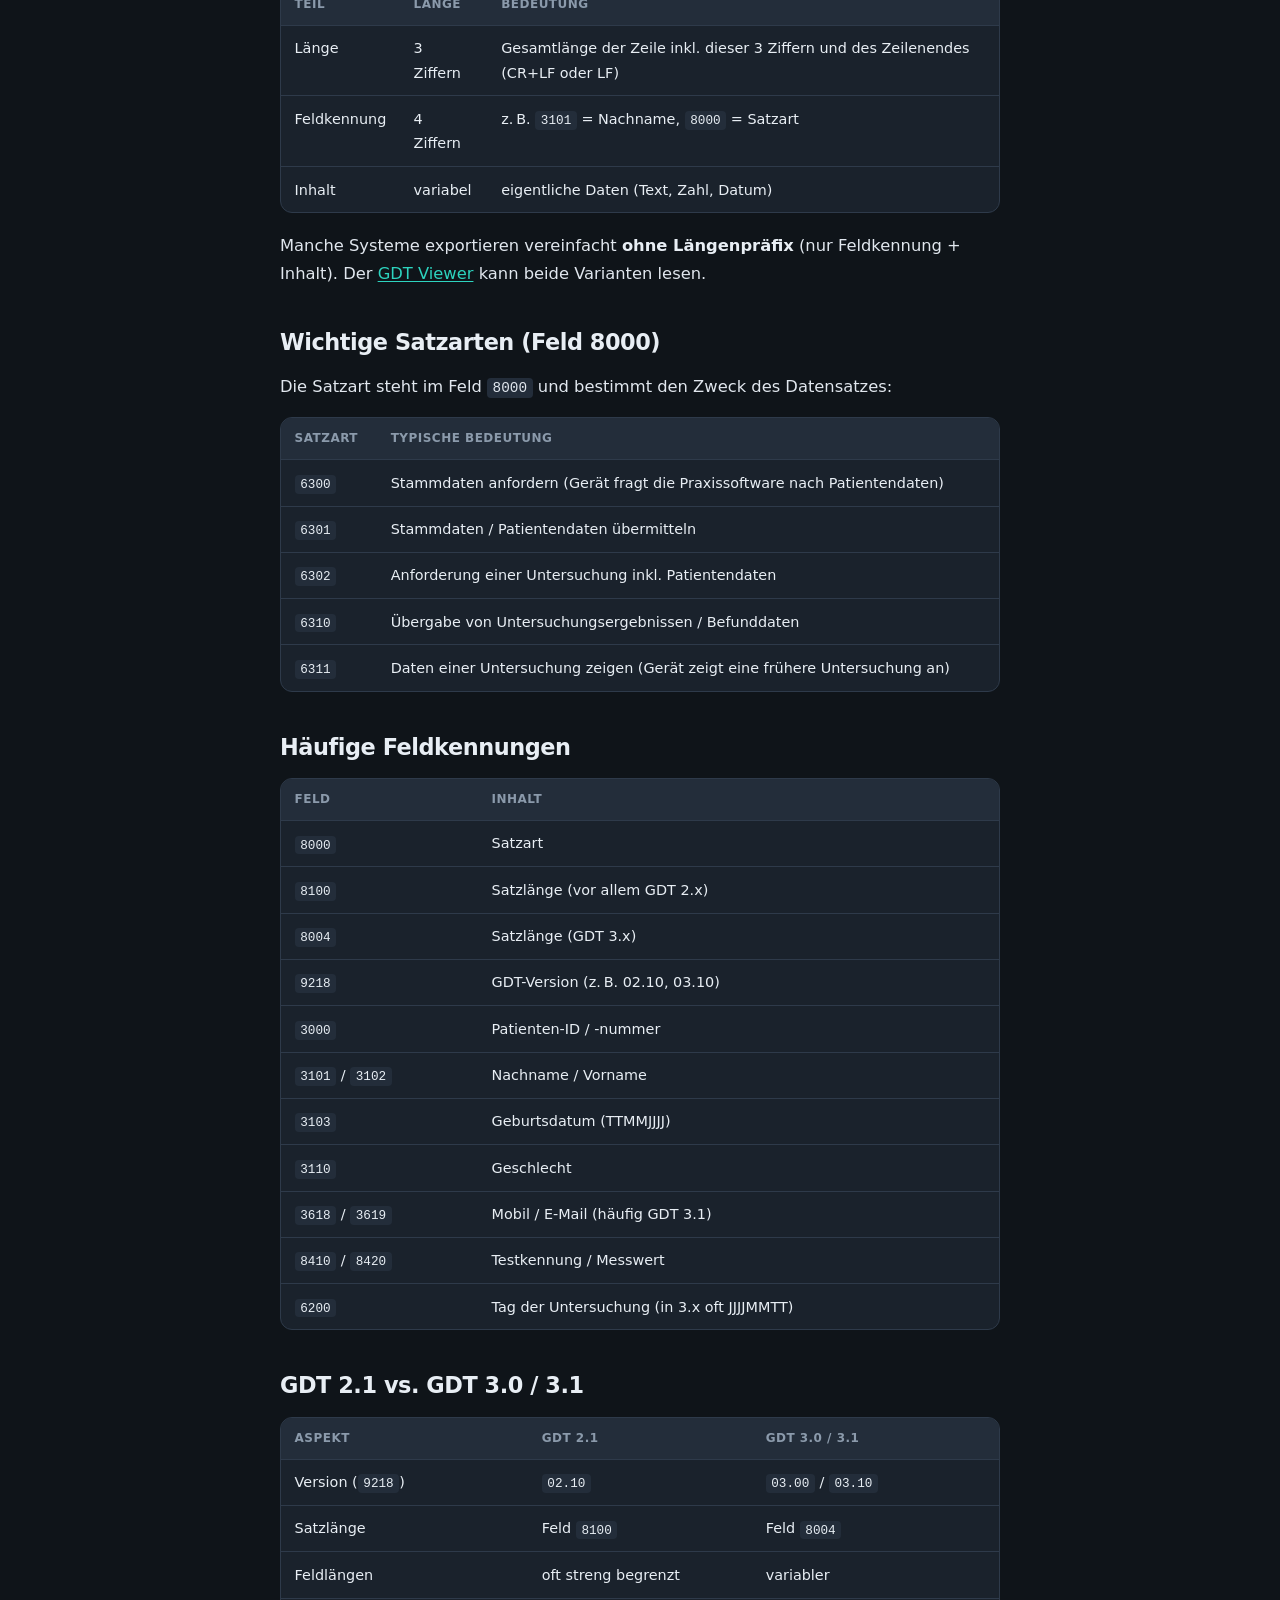
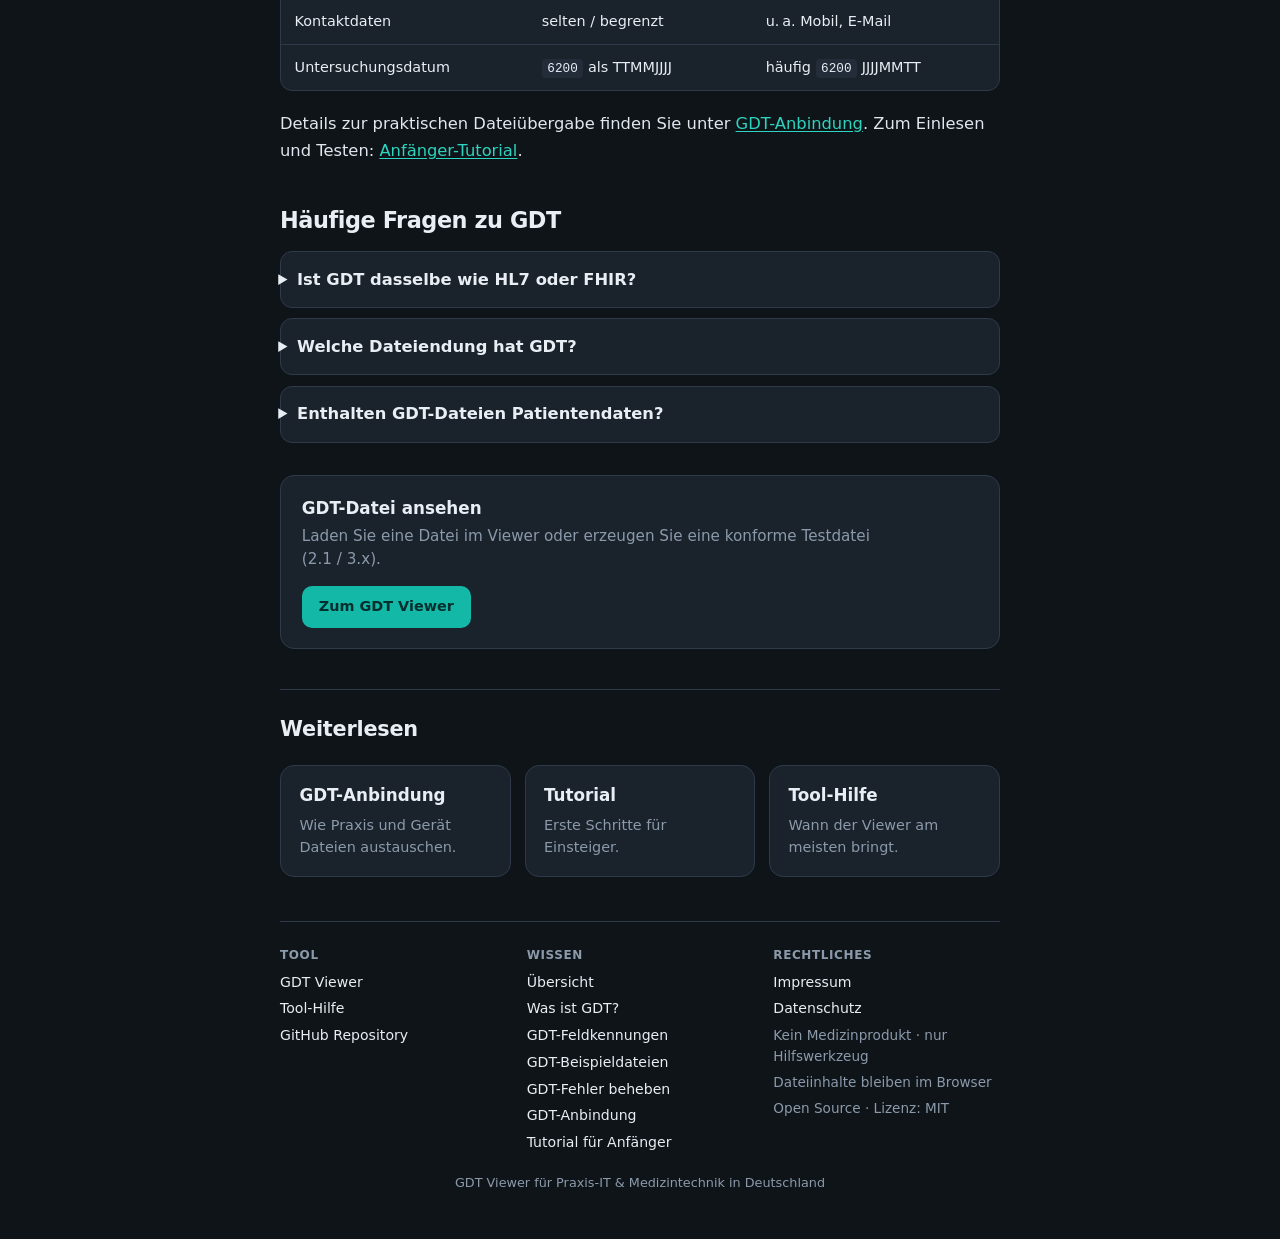
<file: wissen/was-ist-gdt.html>
<!DOCTYPE html>
<html lang="de">
<head>
  <meta charset="UTF-8" />
  <meta name="viewport" content="width=device-width, initial-scale=1" />
  <!-- seo:start -->
  <title>Was ist GDT? Die GDT-Schnittstelle erklärt | GDT Viewer</title>
  <meta name="description" content="Was ist GDT (Gerätedatentransfer)? Aufbau einer GDT-Datei, Feldkennungen, Satzarten 6301/6302/6310 und Unterschiede zwischen GDT 2.1 und 3.x." />
  <meta name="robots" content="index, follow, max-image-preview:large, max-snippet:-1" />
  <meta name="theme-color" content="#0f1419" />
  <link rel="manifest" href="../site.webmanifest" />
  <link rel="canonical" href="https://freimoser.github.io/gdt-viewer/wissen/was-ist-gdt.html" />
  <meta property="og:type" content="article" />
  <meta property="og:locale" content="de_DE" />
  <meta property="og:site_name" content="GDT Viewer" />
  <meta property="og:title" content="Was ist GDT? Gerätedatentransfer erklärt" />
  <meta property="og:description" content="Definition, Dateiaufbau, Felder und Versionen (GDT 2.1 vs. 3.x) der Geräteschnittstelle in deutschen Arztpraxen." />
  <meta property="og:url" content="https://freimoser.github.io/gdt-viewer/wissen/was-ist-gdt.html" />
  <meta property="og:image" content="https://freimoser.github.io/gdt-viewer/og-image.png" />
  <meta property="og:image:type" content="image/png" />
  <meta property="og:image:width" content="1200" />
  <meta property="og:image:height" content="630" />
  <meta property="og:image:alt" content="GDT Viewer: GDT-Dateien online lesen und Testdaten erzeugen – Beispiel einer Feldtabelle" />
  <meta name="twitter:card" content="summary_large_image" />
  <meta name="twitter:title" content="Was ist GDT? Gerätedatentransfer erklärt" />
  <meta name="twitter:description" content="Definition, Dateiaufbau, Felder und Versionen (GDT 2.1 vs. 3.x) der Geräteschnittstelle in deutschen Arztpraxen." />
  <meta name="twitter:image" content="https://freimoser.github.io/gdt-viewer/og-image.png" />
  <meta name="twitter:image:alt" content="GDT Viewer: GDT-Dateien online lesen und Testdaten erzeugen – Beispiel einer Feldtabelle" />
  <!-- seo:end -->
  <!-- seo-ld:start -->
  <script type="application/ld+json">
{
  "@context": "https://schema.org",
  "@graph": [
    {
      "@type": "Organization",
      "@id": "https://freimoser.github.io/gdt-viewer/#organization",
      "name": "GDT Viewer",
      "url": "https://freimoser.github.io/gdt-viewer/",
      "logo": {
        "@type": "ImageObject",
        "url": "https://freimoser.github.io/gdt-viewer/icon-192.png",
        "width": 192,
        "height": 192
      },
      "sameAs": [
        "https://github.com/freimoser/gdt-viewer"
      ]
    },
    {
      "@type": "WebSite",
      "@id": "https://freimoser.github.io/gdt-viewer/#website",
      "name": "GDT Viewer",
      "url": "https://freimoser.github.io/gdt-viewer/",
      "inLanguage": "de-DE",
      "description": "GDT Viewer und Wissensportal zum Gerätedatentransfer (GDT) für Praxissoftware und Medizintechnik in Deutschland.",
      "publisher": {
        "@id": "https://freimoser.github.io/gdt-viewer/#organization"
      }
    },
    {
      "@type": "WebPage",
      "@id": "https://freimoser.github.io/gdt-viewer/wissen/was-ist-gdt.html#webpage",
      "url": "https://freimoser.github.io/gdt-viewer/wissen/was-ist-gdt.html",
      "name": "Was ist GDT? Die GDT-Schnittstelle erklärt | GDT Viewer",
      "description": "Was ist GDT (Gerätedatentransfer)? Aufbau einer GDT-Datei, Feldkennungen, Satzarten 6301/6302/6310 und Unterschiede zwischen GDT 2.1 und 3.x.",
      "inLanguage": "de-DE",
      "isPartOf": {
        "@id": "https://freimoser.github.io/gdt-viewer/#website"
      },
      "primaryImageOfPage": {
        "@type": "ImageObject",
        "url": "https://freimoser.github.io/gdt-viewer/og-image.png",
        "width": 1200,
        "height": 630
      },
      "datePublished": "2026-07-20",
      "dateModified": "2026-11-05",
      "about": {
        "@type": "Thing",
        "name": "Gerätedatentransfer",
        "alternateName": [
          "GDT",
          "GDT-Schnittstelle"
        ]
      },
      "breadcrumb": {
        "@id": "https://freimoser.github.io/gdt-viewer/wissen/was-ist-gdt.html#breadcrumb"
      }
    },
    {
      "@type": "BreadcrumbList",
      "@id": "https://freimoser.github.io/gdt-viewer/wissen/was-ist-gdt.html#breadcrumb",
      "itemListElement": [
        {
          "@type": "ListItem",
          "position": 1,
          "name": "GDT Viewer",
          "item": "https://freimoser.github.io/gdt-viewer/"
        },
        {
          "@type": "ListItem",
          "position": 2,
          "name": "Wissen",
          "item": "https://freimoser.github.io/gdt-viewer/wissen/"
        },
        {
          "@type": "ListItem",
          "position": 3,
          "name": "Was ist GDT?",
          "item": "https://freimoser.github.io/gdt-viewer/wissen/was-ist-gdt.html"
        }
      ]
    },
    {
      "@type": "Article",
      "@id": "https://freimoser.github.io/gdt-viewer/wissen/was-ist-gdt.html#article",
      "headline": "Was ist GDT? Gerätedatentransfer erklärt",
      "description": "Was ist GDT (Gerätedatentransfer)? Aufbau einer GDT-Datei, Feldkennungen, Satzarten 6301/6302/6310 und Unterschiede zwischen GDT 2.1 und 3.x.",
      "inLanguage": "de-DE",
      "image": "https://freimoser.github.io/gdt-viewer/og-image.png",
      "datePublished": "2026-07-20",
      "dateModified": "2026-11-05",
      "author": {
        "@id": "https://freimoser.github.io/gdt-viewer/#organization"
      },
      "publisher": {
        "@id": "https://freimoser.github.io/gdt-viewer/#organization"
      },
      "mainEntityOfPage": {
        "@id": "https://freimoser.github.io/gdt-viewer/wissen/was-ist-gdt.html#webpage"
      },
      "isPartOf": {
        "@id": "https://freimoser.github.io/gdt-viewer/#website"
      },
      "about": {
        "@type": "Thing",
        "name": "Gerätedatentransfer",
        "alternateName": [
          "GDT",
          "GDT-Schnittstelle"
        ]
      }
    }
  ]
}
  </script>
  <!-- seo-ld:end -->
  <link rel="stylesheet" href="../styles.css?v=03605964" />
  <link rel="icon" href="../favicon.svg" type="image/svg+xml" />
  <link rel="icon" href="../favicon.ico" sizes="any" />
  <link rel="icon" href="../favicon-32.png" type="image/png" sizes="32x32" />
  <link rel="apple-touch-icon" href="../apple-touch-icon.png" sizes="180x180" />
  <script type="application/ld+json">
  {
    "@context": "https://schema.org",
    "@type": "FAQPage",
    "mainEntity": [
      {
        "@type": "Question",
        "name": "Was ist GDT?",
        "acceptedAnswer": {
          "@type": "Answer",
          "text": "GDT (Gerätedatentransfer) ist eine textbasierte, dateiorientierte Schnittstelle zum Austausch von Patienten- und Untersuchungsdaten zwischen Praxissoftware und medizinischen Geräten in Deutschland."
        }
      },
      {
        "@type": "Question",
        "name": "Wie ist eine GDT-Zeile aufgebaut?",
        "acceptedAnswer": {
          "@type": "Answer",
          "text": "Eine typische GDT-Zeile besteht aus drei Ziffern für die Gesamtlänge der Zeile (inkl. Zeilenende), vier Ziffern Feldkennung und dem eigentlichen Inhalt, abgeschlossen mit CR/LF oder LF."
        }
      },
      {
        "@type": "Question",
        "name": "Was ist der Unterschied zwischen GDT 2.1 und GDT 3.x?",
        "acceptedAnswer": {
          "@type": "Answer",
          "text": "In GDT 2.1 steht die Satzlänge oft im Feld 8100 und die Version lautet 02.10. In GDT 3.0/3.1 wird die Satzlänge im Feld 8004 geführt, die Version ist 03.00 bzw. 03.10, Feldlängen sind variabler und es gibt erweiterte Felder wie Mobilnummer und E-Mail."
        }
      }
    ]
  }
  </script>
</head>
<body>
  <!-- site-header:start -->
  <a class="skip-link" href="#main">Zum Inhalt springen</a>
  <header class="site-header">
    <div class="site-header-inner">
      <a class="site-brand" href="../">
        <span class="site-brand-mark" aria-hidden="true">GDT</span>
        <span class="site-brand-name">GDT Viewer</span>
      </a>
      <nav class="site-nav" aria-label="Hauptnavigation">
        <a href="../">Viewer</a>
        <a href="./">Wissen</a>
        <a href="was-ist-gdt.html" aria-current="page">Was ist GDT?</a>
        <a href="feldkennungen.html">Feldkennungen</a>
        <a href="beispieldateien.html">Beispieldateien</a>
        <a href="fehler.html">Fehler beheben</a>
        <a href="anbindung.html">Anbindung</a>
      </nav>
    </div>
  </header>
  <script>
    // Mobile: the link row scrolls sideways – bring the current page's link into view
    (function () {
      var nav = document.querySelector(".site-nav");
      var cur = nav && nav.querySelector("[aria-current]");
      if (!cur || nav.scrollWidth <= nav.clientWidth) return;
      var offset = cur.getBoundingClientRect().left - nav.getBoundingClientRect().left;
      nav.scrollLeft = offset - (nav.clientWidth - cur.offsetWidth) / 2;
    })();
  </script>
  <!-- site-header:end -->
  <div class="page page-content">
    <main id="main">

    <header class="hero-article">
      <!-- breadcrumb:start -->
      <nav class="breadcrumb" aria-label="Brotkrumen">
        <ol>
          <li><a href="../">GDT Viewer</a></li>
          <li><a href="./">Wissen</a></li>
          <li><span aria-current="page">Was ist GDT?</span></li>
        </ol>
      </nav>
      <!-- breadcrumb:end -->
      <h1>Was ist GDT? Gerätedatentransfer erklärt</h1>
      <p class="lead">
        <strong>GDT</strong> steht für <strong>Gerätedatentransfer</strong> – die in Deutschland
        gängige Schnittstelle, mit der Praxissoftware und medizinische Geräte strukturierte
        Textdaten austauschen. Diese Seite erklärt Definition, Dateiaufbau, wichtige Felder und
        die Unterschiede zwischen GDT 2.1 und GDT 3.0/3.1.
      </p>
      <p class="meta-line">Aktualisiert: 5. November 2026 · Lesedauer ca. 8 Min.</p>
    </header>

    <nav class="toc" aria-label="Inhaltsverzeichnis">
      <p class="toc-title">Inhalt</p>
      <ol>
        <li><a href="#definition">Definition</a></li>
        <li><a href="#aufbau">Dateiaufbau</a></li>
        <li><a href="#satzarten">Satzarten</a></li>
        <li><a href="#felder">Wichtige Feldkennungen</a></li>
        <li><a href="#versionen">GDT 2.1 vs. 3.x</a></li>
        <li><a href="#faq">Häufige Fragen</a></li>
      </ol>
    </nav>

    <article class="prose">
      <h2 id="definition">Definition: Was ist Gerätedatentransfer (GDT)?</h2>
      <p>
        <strong>Gerätedatentransfer (GDT)</strong> ist ein standardisiertes, vor allem im
        deutschsprachigen Praxisumfeld genutztes <strong>Austauschformat</strong> für
        Stammdaten, Untersuchungsanforderungen und Messergebnisse. Typischerweise schreibt
        die Praxissoftware eine Datei (z. B. <code>.gdt</code>) in ein Übergabe-Verzeichnis;
        das Gerät oder die Zusatzsoftware liest sie, und liefert Ergebnisse in einer
        Antwort-Datei zurück.
      </p>
      <p>
        GDT ist <strong>zeilenbasiert und lesbar als Text</strong>. Es basiert auf dem
        XDT-Prinzip (ähnliche Struktur wie bei LDT/BDT): jedes Feld hat Länge, Kennung und Inhalt.
        Es ersetzt keine modernen API-Standards wie FHIR, ist aber in vielen deutschen Praxen
        und Geräteanbindungen weiterhin der Alltag.
      </p>

      <div class="callout">
        <span class="callout-title">Merksatz</span>
        <p>
          GDT = <strong>Datei + feste Feldkennungen</strong> für Patienten und Untersuchungen,
          ausgetauscht zwischen <strong>PVS</strong> und <strong>Gerät/Modul</strong>.
        </p>
      </div>

      <h2 id="aufbau">Wie ist eine GDT-Datei aufgebaut?</h2>
      <p>Eine GDT-Datei enthält einen oder mehrere <strong>Sätze</strong>. Jeder Satz besteht aus Feldern, jedes Feld ist eine Zeile:</p>
      <pre tabindex="0">01380006301
014810000357
014921802.10
0153000P-1042
0193101Mustermann
…</pre>
      <p>
        Rechenbeispiel: In <code>0193101Mustermann</code> ist <code>019</code> die Gesamtlänge der Zeile –
        3 Ziffern Längenangabe + 4 Ziffern Feldkennung (<code>3101</code> = Nachname) + 10 Zeichen Inhalt
        + 2 Zeichen Zeilenende (CR+LF) = 19. Die Satzlänge in Feld <code>8100</code> ist bei GDT 2.1
        immer fünfstellig mit führenden Nullen, z. B. <code>00357</code>.
      </p>
      <p>Bedeutung einer Standardzeile (GDT mit Längenpräfix):</p>
      <div class="table-scroll" tabindex="0" role="region" aria-label="Tabelle: Wie ist eine GDT-Datei aufgebaut?">
        <table>
          <thead>
            <tr>
              <th scope="col">Teil</th>
              <th scope="col">Länge</th>
              <th scope="col">Bedeutung</th>
            </tr>
          </thead>
          <tbody>
            <tr>
              <td>Länge</td>
              <td>3 Ziffern</td>
              <td>Gesamtlänge der Zeile inkl. dieser 3 Ziffern und des Zeilenendes (CR+LF oder LF)</td>
            </tr>
            <tr>
              <td>Feldkennung</td>
              <td>4 Ziffern</td>
              <td>z. B. <code>3101</code> = Nachname, <code>8000</code> = Satzart</td>
            </tr>
            <tr>
              <td>Inhalt</td>
              <td>variabel</td>
              <td>eigentliche Daten (Text, Zahl, Datum)</td>
            </tr>
          </tbody>
        </table>
      </div>
      <p>
        Manche Systeme exportieren vereinfacht <strong>ohne Längenpräfix</strong>
        (nur Feldkennung + Inhalt). Der <a href="../">GDT Viewer</a> kann beide Varianten lesen.
      </p>

      <h2 id="satzarten">Wichtige Satzarten (Feld 8000)</h2>
      <p>Die Satzart steht im Feld <code>8000</code> und bestimmt den Zweck des Datensatzes:</p>
      <div class="table-scroll" tabindex="0" role="region" aria-label="Tabelle: Wichtige Satzarten (Feld 8000)">
        <table>
          <thead>
            <tr>
              <th scope="col">Satzart</th>
              <th scope="col">Typische Bedeutung</th>
            </tr>
          </thead>
          <tbody>
            <tr>
              <td><code>6300</code></td>
              <td>Stammdaten anfordern (Gerät fragt die Praxissoftware nach Patientendaten)</td>
            </tr>
            <tr>
              <td><code>6301</code></td>
              <td>Stammdaten / Patientendaten übermitteln</td>
            </tr>
            <tr>
              <td><code>6302</code></td>
              <td>Anforderung einer Untersuchung inkl. Patientendaten</td>
            </tr>
            <tr>
              <td><code>6310</code></td>
              <td>Übergabe von Untersuchungsergebnissen / Befunddaten</td>
            </tr>
            <tr>
              <td><code>6311</code></td>
              <td>Daten einer Untersuchung zeigen (Gerät zeigt eine frühere Untersuchung an)</td>
            </tr>
          </tbody>
        </table>
      </div>

      <h2 id="felder">Häufige Feldkennungen</h2>
      <div class="table-scroll" tabindex="0" role="region" aria-label="Tabelle: Häufige Feldkennungen">
        <table>
          <thead>
            <tr>
              <th scope="col">Feld</th>
              <th scope="col">Inhalt</th>
            </tr>
          </thead>
          <tbody>
            <tr><td><code>8000</code></td><td>Satzart</td></tr>
            <tr><td><code>8100</code></td><td>Satzlänge (vor allem GDT 2.x)</td></tr>
            <tr><td><code>8004</code></td><td>Satzlänge (GDT 3.x)</td></tr>
            <tr><td><code>9218</code></td><td>GDT-Version (z. B. 02.10, 03.10)</td></tr>
            <tr><td><code>3000</code></td><td>Patienten-ID / -nummer</td></tr>
            <tr><td><code>3101</code> / <code>3102</code></td><td>Nachname / Vorname</td></tr>
            <tr><td><code>3103</code></td><td>Geburtsdatum (TTMMJJJJ)</td></tr>
            <tr><td><code>3110</code></td><td>Geschlecht</td></tr>
            <tr><td><code>3618</code> / <code>3619</code></td><td>Mobil / E-Mail (häufig GDT 3.1)</td></tr>
            <tr><td><code>8410</code> / <code>8420</code></td><td>Testkennung / Messwert</td></tr>
            <tr><td><code>6200</code></td><td>Tag der Untersuchung (in 3.x oft JJJJMMTT)</td></tr>
          </tbody>
        </table>
      </div>

      <h2 id="versionen">GDT 2.1 vs. GDT 3.0 / 3.1</h2>
      <div class="table-scroll" tabindex="0" role="region" aria-label="Tabelle: GDT 2.1 vs. GDT 3.0 / 3.1">
        <table>
          <thead>
            <tr>
              <th scope="col">Aspekt</th>
              <th scope="col">GDT 2.1</th>
              <th scope="col">GDT 3.0 / 3.1</th>
            </tr>
          </thead>
          <tbody>
            <tr>
              <td>Version (<code>9218</code>)</td>
              <td><code>02.10</code></td>
              <td><code>03.00</code> / <code>03.10</code></td>
            </tr>
            <tr>
              <td>Satzlänge</td>
              <td>Feld <code>8100</code></td>
              <td>Feld <code>8004</code></td>
            </tr>
            <tr>
              <td>Feldlängen</td>
              <td>oft streng begrenzt</td>
              <td>variabler</td>
            </tr>
            <tr>
              <td>Kontaktdaten</td>
              <td>selten / begrenzt</td>
              <td>u. a. Mobil, E-Mail</td>
            </tr>
            <tr>
              <td>Untersuchungsdatum</td>
              <td><code>6200</code> als TTMMJJJJ</td>
              <td>häufig <code>6200</code> JJJJMMTT</td>
            </tr>
          </tbody>
        </table>
      </div>
      <p>
        Details zur praktischen Dateiübergabe finden Sie unter
        <a href="anbindung.html">GDT-Anbindung</a>. Zum Einlesen und Testen:
        <a href="tutorial.html">Anfänger-Tutorial</a>.
      </p>

      <h2 id="faq">Häufige Fragen zu GDT</h2>
      <div class="faq">
        <details>
          <summary>Ist GDT dasselbe wie HL7 oder FHIR?</summary>
          <p>Nein. HL7/FHIR sind breitere (oft netzwerkbasierte) Interoperabilitätsstandards. GDT ist ein spezifisches, dateibasiertes Format im deutschsprachigen Praxis-/Geräte-Kontext.</p>
        </details>
        <details>
          <summary>Welche Dateiendung hat GDT?</summary>
          <p>Häufig <code>.gdt</code>, manchmal auch <code>.txt</code> oder herstellerspezifische Namen im Import-/Exportordner.</p>
        </details>
        <details>
          <summary>Enthalten GDT-Dateien Patientendaten?</summary>
          <p>Ja, typischerweise Name, ID, Geburtsdatum und Messwerte. Deshalb gelten Datenschutzregeln (DSGVO); Testdaten sollten fiktiv sein.</p>
        </details>
      </div>
    </article>

    <div class="cta-box">
      <p>
        <strong>GDT-Datei ansehen</strong>
        Laden Sie eine Datei im Viewer oder erzeugen Sie eine konforme Testdatei (2.1 / 3.x).
      </p>
      <a class="btn btn-primary" href="../">Zum GDT Viewer</a>
    </div>

    <section class="related">
      <h2>Weiterlesen</h2>
      <div class="card-grid">
        <a class="card-link" href="anbindung.html"><h3>GDT-Anbindung</h3><p>Wie Praxis und Gerät Dateien austauschen.</p></a>
        <a class="card-link" href="tutorial.html"><h3>Tutorial</h3><p>Erste Schritte für Einsteiger.</p></a>
        <a class="card-link" href="tool.html"><h3>Tool-Hilfe</h3><p>Wann der Viewer am meisten bringt.</p></a>
      </div>
    </section>

    </main>

    <!-- site-footer:start -->
    <footer class="site-footer">
      <div class="site-footer-grid">
        <div>
          <h2>Tool</h2>
          <ul>
            <li><a href="../">GDT Viewer</a></li>
            <li><a href="tool.html">Tool-Hilfe</a></li>
            <li><a href="https://github.com/freimoser/gdt-viewer">GitHub Repository</a></li>
          </ul>
        </div>
        <div>
          <h2>Wissen</h2>
          <ul>
            <li><a href="./">Übersicht</a></li>
            <li><a href="was-ist-gdt.html">Was ist GDT?</a></li>
            <li><a href="feldkennungen.html">GDT-Feldkennungen</a></li>
            <li><a href="beispieldateien.html">GDT-Beispieldateien</a></li>
            <li><a href="fehler.html">GDT-Fehler beheben</a></li>
            <li><a href="anbindung.html">GDT-Anbindung</a></li>
            <li><a href="tutorial.html">Tutorial für Anfänger</a></li>
          </ul>
        </div>
        <div>
          <h2>Rechtliches</h2>
          <ul>
            <li><a href="https://freimoser.de/impressum/">Impressum</a></li>
            <li><a href="../datenschutz.html">Datenschutz</a></li>
            <li>Kein Medizinprodukt · nur Hilfswerkzeug</li>
            <li>Dateiinhalte bleiben im Browser</li>
            <li>Open Source · Lizenz: MIT</li>
          </ul>
        </div>
      </div>
      <p class="site-footer-note">GDT Viewer für Praxis-IT &amp; Medizintechnik in Deutschland</p>
    </footer>
    <!-- site-footer:end -->
  </div>
</body>
</html>
</file>
<file: styles.css>
:root {
  --bg: #0f1419;
  --bg-elevated: #1a222c;
  --bg-soft: #232d3a;
  --border: #2e3a4a;
  --text: #e8eef4;
  --muted: #8b9aab;
  --accent: #14b8a6;
  --accent-dim: rgba(20, 184, 166, 0.15);
  --accent-hover: #2dd4bf;
  --danger: #f87171;
  --danger-bg: rgba(248, 113, 113, 0.12);
  --warning: #fbbf24;
  --warning-bg: rgba(251, 191, 36, 0.12);
  --radius: 14px;
  --shadow: 0 12px 40px rgba(0, 0, 0, 0.35);
  --font: "Segoe UI", system-ui, -apple-system, sans-serif;
  --mono: "SF Mono", "Menlo", "Consolas", ui-monospace, monospace;
}

*,
*::before,
*::after {
  box-sizing: border-box;
}

html {
  color-scheme: dark;
  scrollbar-color: var(--border) var(--bg);
  /* Anchor targets land below the sticky header */
  scroll-padding-top: 5rem;
}

::selection {
  background: color-mix(in srgb, var(--accent) 40%, transparent);
  color: var(--text);
}

:focus-visible {
  outline: 2px solid var(--accent-hover);
  outline-offset: 2px;
}

.sr-only {
  position: absolute;
  width: 1px;
  height: 1px;
  padding: 0;
  margin: -1px;
  overflow: hidden;
  clip: rect(0, 0, 0, 0);
  white-space: nowrap;
  border: 0;
}

.skip-link {
  position: absolute;
  top: 0.75rem;
  left: 0.75rem;
  z-index: 10;
  padding: 0.55rem 1rem;
  border-radius: 10px;
  background: var(--accent);
  color: #042f2e;
  font-weight: 600;
  text-decoration: none;
  transform: translateY(-200%);
}

.skip-link:focus {
  transform: none;
}

body {
  margin: 0;
  min-height: 100vh;
  font-family: var(--font);
  background:
    radial-gradient(ellipse 80% 50% at 50% -20%, rgba(20, 184, 166, 0.18), transparent),
    var(--bg);
  color: var(--text);
  line-height: 1.5;
}

.page {
  max-width: 960px;
  margin: 0 auto;
  padding: 2rem 1.25rem 3rem;
}

.header {
  display: flex;
  flex-wrap: wrap;
  align-items: flex-start;
  justify-content: space-between;
  gap: 1rem;
  margin-bottom: 1.75rem;
}

.brand {
  min-width: 0;
}


h1 {
  margin: 0;
  font-size: 2rem;
  font-weight: 700;
  letter-spacing: -0.02em;
}

.tagline {
  margin: 0.15rem 0 0;
  color: var(--muted);
  font-size: 0.95rem;
}

.privacy-badge {
  display: inline-flex;
  align-items: center;
  gap: 0.45rem;
  margin: 0;
  padding: 0.4rem 0.75rem;
  border-radius: 999px;
  background: var(--accent-dim);
  color: var(--accent-hover);
  font-size: 0.8rem;
  font-weight: 500;
}

.privacy-badge .dot {
  width: 0.45rem;
  height: 0.45rem;
  border-radius: 50%;
  background: var(--accent);
  box-shadow: 0 0 0 3px rgba(20, 184, 166, 0.25);
}

.generator {
  margin-top: 1rem;
  padding: 1.1rem 1.2rem;
  background: var(--bg-elevated);
  border: 1px solid var(--border);
  border-radius: var(--radius);
}

.generator-head h2 {
  margin: 0;
  font-size: 1.05rem;
  font-weight: 650;
}

.generator-head p {
  margin: 0.25rem 0 0;
  font-size: 0.88rem;
}

.generator-controls {
  display: flex;
  flex-wrap: wrap;
  align-items: flex-end;
  gap: 0.85rem 1rem;
  margin-top: 1rem;
}

.field {
  display: flex;
  flex-direction: column;
  gap: 0.3rem;
  min-width: min(100%, 280px);
  flex: 1;
  font-size: 0.8rem;
  color: var(--muted);
}

.field select {
  appearance: none;
  background: var(--bg-soft)
    url("data:image/svg+xml,%3Csvg xmlns='http://www.w3.org/2000/svg' width='12' height='8' viewBox='0 0 12 8'%3E%3Cpath fill='%238b9aab' d='M1 1l5 5 5-5'/%3E%3C/svg%3E")
    no-repeat right 0.75rem center;
  border: 1px solid var(--border);
  border-radius: 10px;
  color: var(--text);
  font: inherit;
  font-size: 0.9rem;
  padding: 0.55rem 2rem 0.55rem 0.75rem;
  cursor: pointer;
}

.field select:focus-visible {
  border-color: var(--accent);
}

.generator-actions {
  display: flex;
  flex-wrap: wrap;
  gap: 0.5rem;
}

.format-hint {
  margin: 0.75rem 0 0;
  font-size: 0.82rem;
  min-height: 1.2em;
}

.dropzone {
  border: 2px dashed var(--border);
  border-radius: var(--radius);
  background: var(--bg-elevated);
  transition: border-color 0.15s, background 0.15s, transform 0.15s;
  cursor: pointer;
}

.dropzone:hover,
.dropzone:focus-within {
  border-color: var(--accent);
  background: color-mix(in srgb, var(--bg-elevated) 80%, var(--accent) 8%);
}

.dropzone.dragover {
  border-color: var(--accent);
  background: var(--accent-dim);
  transform: scale(1.01);
}

/* Keep dragleave from firing when the pointer crosses child elements */
.dropzone.dragover * {
  pointer-events: none;
}

.dropzone-inner {
  padding: 3rem 1.5rem;
  text-align: center;
}

.drop-icon {
  color: var(--accent);
  margin-bottom: 0.75rem;
}

.drop-title {
  margin: 0;
  font-size: 1.3rem;
  font-weight: 650;
  letter-spacing: -0.01em;
}

.drop-sub {
  margin: 0.35rem 0 1.25rem;
  color: var(--muted);
  font-size: 0.9rem;
}

.btn {
  appearance: none;
  display: inline-flex;
  align-items: center;
  justify-content: center;
  min-height: 2.5rem;
  border: 1px solid transparent;
  border-radius: 10px;
  padding: 0.55rem 1rem;
  font: inherit;
  font-size: 0.9rem;
  font-weight: 600;
  text-decoration: none;
  cursor: pointer;
  transition: background 0.15s, border-color 0.15s, color 0.15s;
}

.btn-primary {
  background: var(--accent);
  color: #042f2e;
}

.btn-primary:hover {
  background: var(--accent-hover);
}

.btn-lg {
  min-height: 2.9rem;
  padding: 0.7rem 1.4rem;
  font-size: 0.98rem;
}

.btn-secondary {
  background: var(--accent-dim);
  border-color: color-mix(in srgb, var(--accent) 45%, transparent);
  color: var(--accent-hover);
}

.btn-secondary:hover {
  background: color-mix(in srgb, var(--accent) 25%, transparent);
  border-color: var(--accent);
}

.btn-ghost {
  background: transparent;
  border-color: var(--border);
  color: var(--text);
}

.btn-ghost:hover {
  border-color: var(--muted);
  background: var(--bg-soft);
}

.btn:disabled,
.btn:disabled:hover {
  opacity: 0.45;
  cursor: not-allowed;
  background: transparent;
  border-color: var(--border);
}

.toolbar {
  display: flex;
  flex-wrap: wrap;
  align-items: center;
  justify-content: space-between;
  gap: 1rem;
  margin: 1.25rem 0 1rem;
  padding: 0.9rem 1rem;
  background: var(--bg-elevated);
  border: 1px solid var(--border);
  border-radius: var(--radius);
}

.file-meta {
  display: flex;
  flex-direction: column;
  gap: 0.15rem;
  min-width: 0;
}

.toolbar:focus {
  outline: none;
}

.toolbar:focus-visible {
  outline: 2px solid var(--accent-hover);
  outline-offset: 2px;
}

.file-name {
  margin: 0;
  font-size: 1rem;
  font-weight: 650;
  overflow-wrap: anywhere;
}

.muted {
  color: var(--muted);
  font-size: 0.85rem;
}

.toolbar-actions {
  display: flex;
  flex-wrap: wrap;
  align-items: center;
  gap: 0.6rem 1rem;
}

.toolbar-buttons {
  display: flex;
  flex-wrap: wrap;
  gap: 0.5rem;
}

.toggle {
  display: inline-flex;
  align-items: center;
  gap: 0.4rem;
  font-size: 0.85rem;
  color: var(--muted);
  cursor: pointer;
  user-select: none;
}

.toggle input {
  width: 1.05rem;
  height: 1.05rem;
  margin: 0;
  accent-color: var(--accent);
}

.summary {
  display: grid;
  grid-template-columns: repeat(4, minmax(0, 1fr));
  gap: 0.75rem;
  margin-bottom: 1rem;
}

.summary-card {
  background: var(--bg-elevated);
  border: 1px solid var(--border);
  border-radius: 12px;
  padding: 0.85rem 1rem;
}

.summary-card-wide {
  grid-column: span 2;
}

.summary-card .label {
  display: block;
  color: var(--muted);
  font-size: 0.75rem;
  text-transform: uppercase;
  letter-spacing: 0.04em;
  margin-bottom: 0.25rem;
  hyphens: auto;
  overflow-wrap: break-word;
}

.summary-card .value {
  font-weight: 600;
  font-size: 0.98rem;
  word-break: break-word;
}

/* Validation result: state colours the frame, each issue links to its table row */
.validation {
  margin-bottom: 1rem;
  padding: 1rem 1.1rem;
  background: var(--bg-elevated);
  border: 1px solid var(--border);
  border-radius: var(--radius);
}

.validation[data-state="ok"] {
  border-color: color-mix(in srgb, var(--accent) 45%, transparent);
}

.validation[data-state="warning"] {
  border-color: color-mix(in srgb, var(--warning) 45%, transparent);
}

.validation[data-state="error"] {
  border-color: color-mix(in srgb, var(--danger) 45%, transparent);
}

.validation-title {
  display: flex;
  align-items: center;
  gap: 0.55rem;
  margin: 0;
  font-size: 1rem;
  font-weight: 650;
}

.validation-title::before {
  content: "";
  flex: none;
  width: 0.6rem;
  height: 0.6rem;
  border-radius: 50%;
  background: var(--accent);
}

.validation[data-state="warning"] .validation-title::before {
  background: var(--warning);
}

.validation[data-state="error"] .validation-title::before {
  background: var(--danger);
}

.validation-list {
  display: grid;
  gap: 0.4rem;
  margin: 0.85rem 0 0;
  padding: 0;
  list-style: none;
  font-size: 0.88rem;
}

.issue {
  display: grid;
  grid-template-columns: 5.5rem 9rem 1fr;
  gap: 0.75rem;
  align-items: baseline;
  padding: 0.45rem 0.65rem;
  border-radius: 8px;
  background: var(--bg-soft);
}

.issue-level {
  font-size: 0.72rem;
  font-weight: 700;
  text-transform: uppercase;
  letter-spacing: 0.05em;
}

.issue-error .issue-level {
  color: var(--danger);
}

.issue-warning .issue-level {
  color: var(--warning);
}

.issue-info .issue-level {
  color: var(--muted);
}

.issue-where {
  color: var(--muted);
  font-variant-numeric: tabular-nums;
}

.issue-where a {
  color: var(--accent-hover);
  text-underline-offset: 2px;
}

.validation-note {
  margin: 0.85rem 0 0;
  font-size: 0.8rem;
}

.validation-note a {
  color: var(--accent-hover);
}

tbody tr.row-error {
  background: var(--danger-bg);
}

tbody tr.row-warning {
  background: var(--warning-bg);
}

tbody tr:focus {
  outline: 2px solid var(--accent-hover);
  outline-offset: -2px;
}

.row-flag {
  display: block;
  margin-top: 0.15rem;
  font-size: 0.68rem;
  font-weight: 700;
  text-transform: uppercase;
  letter-spacing: 0.04em;
}

.row-flag-error {
  color: var(--danger);
}

.row-flag-warning {
  color: var(--warning);
}

.row-flag-info {
  color: var(--muted);
}

.results {
  background: var(--bg-elevated);
  border: 1px solid var(--border);
  border-radius: var(--radius);
  box-shadow: var(--shadow);
  overflow: hidden;
}

.table-wrap {
  overflow-x: auto;
}

table {
  width: 100%;
  border-collapse: collapse;
  font-size: 0.9rem;
}

th,
td {
  text-align: left;
  padding: 0.7rem 0.9rem;
  border-bottom: 1px solid var(--border);
  vertical-align: top;
}

th {
  background: var(--bg-soft);
  color: var(--muted);
  font-size: 0.75rem;
  text-transform: uppercase;
  letter-spacing: 0.05em;
  font-weight: 600;
  position: sticky;
  top: 0;
}

tbody tr:hover {
  background: rgba(255, 255, 255, 0.02);
}

tbody tr:last-child td {
  border-bottom: none;
}

.col-line {
  width: 4rem;
}

.col-id {
  width: 5rem;
}

td.col-line {
  color: var(--muted);
  font-variant-numeric: tabular-nums;
}

td.col-id {
  font-family: var(--mono);
  font-size: 0.85rem;
  color: var(--accent-hover);
}

.col-label {
  width: 28%;
}

td.col-label {
  color: var(--muted);
}

.cell-prefix {
  display: none;
}

td.col-value {
  font-family: var(--mono);
  font-size: 0.88rem;
  white-space: pre-wrap;
  word-break: break-word;
}

.raw {
  margin-top: 1.25rem;
}

.raw h2 {
  margin: 0 0 0.5rem;
  font-size: 1rem;
  color: var(--muted);
  font-weight: 600;
}

.raw pre {
  margin: 0;
  padding: 1rem;
  background: var(--bg-elevated);
  border: 1px solid var(--border);
  border-radius: var(--radius);
  overflow: auto;
  font-family: var(--mono);
  font-size: 0.82rem;
  line-height: 1.55;
  white-space: pre-wrap;
  word-break: break-word;
  max-height: 320px;
}

.error {
  margin-top: 1rem;
  padding: 0.9rem 1rem;
  background: var(--danger-bg);
  border: 1px solid color-mix(in srgb, var(--danger) 40%, transparent);
  border-radius: 12px;
  color: var(--danger);
}

.info-grid {
  display: grid;
  grid-template-columns: repeat(auto-fit, minmax(300px, 1fr));
  gap: 1rem;
  margin-top: 2.5rem;
}

.help {
  padding: 1.1rem 1.2rem;
  background: var(--bg-elevated);
  border: 1px solid var(--border);
  border-radius: var(--radius);
}

.help h2 {
  margin: 0 0 0.6rem;
  font-size: 0.95rem;
}

.help ul {
  margin: 0;
  padding-left: 1.2rem;
  color: var(--muted);
  font-size: 0.9rem;
}

.help li + li {
  margin-top: 0.35rem;
}

.help a {
  color: var(--accent-hover);
  text-underline-offset: 2px;
}

.help a:hover {
  color: var(--text);
}

.help code {
  font-family: var(--mono);
  font-size: 0.82rem;
  background: var(--bg-soft);
  padding: 0.1rem 0.35rem;
  border-radius: 4px;
  color: var(--text);
}

.footer {
  margin-top: 2.5rem;
  text-align: center;
  color: var(--muted);
  font-size: 0.8rem;
}

/* Shared sticky header on every page */
.site-header {
  position: sticky;
  top: 0;
  z-index: 20;
  background: color-mix(in srgb, var(--bg) 85%, transparent);
  backdrop-filter: blur(14px) saturate(140%);
  -webkit-backdrop-filter: blur(14px) saturate(140%);
  border-bottom: 1px solid var(--border);
}

.site-header-inner {
  display: flex;
  align-items: center;
  gap: 1.25rem;
  max-width: 960px;
  margin: 0 auto;
  padding: 0.6rem 1.25rem;
}

.site-brand {
  display: inline-flex;
  flex: none;
  align-items: center;
  gap: 0.6rem;
  color: var(--text);
  text-decoration: none;
  font-weight: 700;
  font-size: 0.98rem;
  letter-spacing: -0.01em;
  border-radius: 10px;
}

.site-brand-mark {
  display: grid;
  place-items: center;
  width: 2.1rem;
  height: 2.1rem;
  border-radius: 9px;
  /* Deep teal keeps the white lettering above 4.5:1 */
  background: linear-gradient(145deg, #0f766e, #115e59);
  color: #fff;
  font-weight: 800;
  font-size: 0.62rem;
  letter-spacing: 0.04em;
  box-shadow: 0 2px 8px rgba(20, 184, 166, 0.3);
}

.site-nav {
  display: flex;
  align-items: center;
  gap: 0.15rem;
  margin-left: auto;
  min-width: 0;
}

.site-nav a {
  flex: none;
  color: var(--muted);
  text-decoration: none;
  font-size: 0.86rem;
  font-weight: 500;
  padding: 0.45rem 0.7rem;
  border-radius: 8px;
  transition: color 0.15s, background 0.15s;
}

.site-nav a:hover {
  color: var(--text);
  background: var(--bg-soft);
}

.site-nav a[aria-current="page"] {
  color: var(--accent-hover);
  background: var(--accent-dim);
}

.site-footer {
  margin-top: 2.75rem;
  padding-top: 1.5rem;
  border-top: 1px solid var(--border);
  color: var(--muted);
  font-size: 0.85rem;
}

.site-footer-grid {
  display: grid;
  grid-template-columns: repeat(auto-fit, minmax(160px, 1fr));
  gap: 1.25rem;
  text-align: left;
  margin-bottom: 1.25rem;
}

.site-footer h2 {
  margin: 0 0 0.5rem;
  font-size: 0.75rem;
  text-transform: uppercase;
  letter-spacing: 0.05em;
  color: var(--muted);
  font-weight: 600;
}

.site-footer ul {
  list-style: none;
  margin: 0;
  padding: 0;
}

.site-footer li + li {
  margin-top: 0.35rem;
}

.site-footer a {
  color: var(--text);
  text-decoration: none;
  font-size: 0.88rem;
}

.site-footer a:hover {
  color: var(--accent-hover);
}

.site-footer-note {
  text-align: center;
  font-size: 0.8rem;
  margin: 0;
}

/* Content / knowledge pages */
.page-content {
  max-width: 760px;
}

.breadcrumb {
  margin: 0 0 1.25rem;
  font-size: 0.82rem;
  color: var(--muted);
}

.breadcrumb ol {
  display: flex;
  flex-wrap: wrap;
  align-items: center;
  gap: 0.35rem;
  margin: 0;
  padding: 0;
  list-style: none;
}

.breadcrumb li + li::before {
  content: "/" / "";
  margin-right: 0.35rem;
  opacity: 0.5;
}

.breadcrumb a {
  color: var(--muted);
  text-decoration: none;
}

.breadcrumb a:hover {
  color: var(--accent-hover);
}

.breadcrumb [aria-current="page"] {
  color: var(--text);
}

.hero-article {
  margin-bottom: 1.75rem;
}

.hero-article h1 {
  font-size: clamp(1.75rem, 4vw, 2.25rem);
  line-height: 1.25;
  margin-bottom: 0.65rem;
}

.lead {
  margin: 0;
  font-size: 1.08rem;
  color: var(--muted);
  line-height: 1.6;
}

.meta-line {
  margin: 0.75rem 0 0;
  font-size: 0.8rem;
  color: var(--muted);
}

.prose {
  font-size: 1.02rem;
  line-height: 1.7;
}

.prose h2 {
  margin: 2.25rem 0 0.75rem;
  font-size: 1.4rem;
  letter-spacing: -0.02em;
  scroll-margin-top: 1rem;
}

.prose h3 {
  margin: 1.5rem 0 0.5rem;
  font-size: 1.12rem;
}

.prose p {
  margin: 0 0 1rem;
  color: color-mix(in srgb, var(--text) 92%, var(--muted));
}

.prose ul,
.prose ol {
  margin: 0 0 1.1rem;
  padding-left: 1.25rem;
  color: color-mix(in srgb, var(--text) 92%, var(--muted));
}

.prose li + li {
  margin-top: 0.4rem;
}

.prose a {
  color: var(--accent-hover);
  text-decoration: underline;
  text-underline-offset: 2px;
}

.prose a:hover {
  color: var(--text);
}

.prose code {
  font-family: var(--mono);
  font-size: 0.88em;
  background: var(--bg-soft);
  padding: 0.12rem 0.35rem;
  border-radius: 4px;
}

.prose pre {
  margin: 0 0 1.15rem;
  padding: 1rem;
  background: var(--bg-elevated);
  border: 1px solid var(--border);
  border-radius: 12px;
  overflow: auto;
  font-family: var(--mono);
  font-size: 0.82rem;
  line-height: 1.55;
}

.prose strong {
  color: var(--text);
  font-weight: 650;
}

.callout {
  margin: 1.25rem 0;
  padding: 1rem 1.1rem;
  background: var(--accent-dim);
  border: 1px solid color-mix(in srgb, var(--accent) 35%, transparent);
  border-radius: 12px;
}

.callout p {
  margin: 0;
  color: var(--text);
}

.callout p + p {
  margin-top: 0.6rem;
}

.callout-title {
  display: block;
  font-weight: 700;
  font-size: 0.85rem;
  margin-bottom: 0.35rem;
  color: var(--accent-hover);
}

.card-grid {
  display: grid;
  grid-template-columns: repeat(auto-fit, minmax(220px, 1fr));
  gap: 0.85rem;
  margin: 1.25rem 0 1.75rem;
}

.card-link {
  display: block;
  padding: 1.1rem 1.15rem;
  background: var(--bg-elevated);
  border: 1px solid var(--border);
  border-radius: var(--radius);
  text-decoration: none;
  color: inherit;
  transition: border-color 0.15s, transform 0.15s;
}

.card-link:hover {
  border-color: var(--accent);
  transform: translateY(-1px);
}

.card-link h2,
.card-link h3 {
  margin: 0 0 0.4rem;
  font-size: 1.05rem;
  color: var(--text);
}

.card-link p {
  margin: 0;
  font-size: 0.9rem;
  color: var(--muted);
  line-height: 1.5;
}

.card-link .card-kicker {
  display: block;
  font-size: 0.72rem;
  text-transform: uppercase;
  letter-spacing: 0.05em;
  color: var(--accent-hover);
  font-weight: 600;
  margin-bottom: 0.35rem;
}

.toc {
  margin: 0 0 1.75rem;
  padding: 1rem 1.15rem;
  background: var(--bg-elevated);
  border: 1px solid var(--border);
  border-radius: 12px;
}

.toc-title {
  margin: 0 0 0.5rem;
  font-size: 0.78rem;
  text-transform: uppercase;
  letter-spacing: 0.05em;
  color: var(--muted);
  font-weight: 600;
}

.toc ol {
  margin: 0;
  padding-left: 1.15rem;
  font-size: 0.92rem;
}

.toc a {
  color: var(--text);
  text-decoration: none;
}

.toc a:hover {
  color: var(--accent-hover);
}

.home-faq {
  margin-top: 2.5rem;
}

.home-faq h2 {
  margin: 0 0 0.85rem;
  font-size: 1.2rem;
  letter-spacing: -0.01em;
}

.faq details {
  margin: 0 0 0.65rem;
  padding: 0.85rem 1rem;
  background: var(--bg-elevated);
  border: 1px solid var(--border);
  border-radius: 12px;
}

.faq summary {
  cursor: pointer;
  font-weight: 600;
  list-style-position: outside;
}

.faq details p {
  margin: 0.65rem 0 0;
  color: var(--muted);
  font-size: 0.95rem;
}

.cta-box {
  margin: 2rem 0 0;
  padding: 1.25rem 1.3rem;
  background: var(--bg-elevated);
  border: 1px solid var(--border);
  border-radius: var(--radius);
  display: flex;
  flex-wrap: wrap;
  align-items: center;
  justify-content: space-between;
  gap: 1rem;
}

.cta-box p {
  margin: 0;
  max-width: 36rem;
  color: var(--muted);
  font-size: 0.95rem;
}

.cta-box strong {
  display: block;
  color: var(--text);
  margin-bottom: 0.25rem;
  font-size: 1.05rem;
}

/* Tables scroll inside their own frame on narrow screens instead of widening the page */
.table-scroll {
  margin: 0 0 1.15rem;
  overflow-x: auto;
  background: var(--bg-elevated);
  border: 1px solid var(--border);
  border-radius: 12px;
}

.prose table {
  width: 100%;
  font-size: 0.9rem;
  border-collapse: collapse;
}

.prose tbody tr:last-child td {
  border-bottom: none;
}

.prose th,
.prose td {
  padding: 0.65rem 0.85rem;
  border-bottom: 1px solid var(--border);
  text-align: left;
}

.prose th {
  background: var(--bg-soft);
  color: var(--muted);
  font-size: 0.75rem;
  text-transform: uppercase;
  letter-spacing: 0.04em;
}

/* Download / open buttons under each sample file */
.prose .sample-actions {
  display: flex;
  flex-wrap: wrap;
  gap: 0.5rem;
  margin: 0 0 1.75rem;
}

.prose .sample-actions a {
  color: inherit;
  text-decoration: none;
}

.prose .sample-actions .btn-secondary {
  color: var(--accent-hover);
}

.related {
  margin-top: 2.5rem;
  padding-top: 1.5rem;
  border-top: 1px solid var(--border);
}

.related h2 {
  margin: 0 0 0.85rem;
  font-size: 1.3rem;
  letter-spacing: -0.01em;
}

.header-top {
  margin-bottom: 1.25rem;
}

.hidden {
  display: none !important;
}

@media (prefers-reduced-motion: reduce) {
  *,
  *::before,
  *::after {
    transition-duration: 0.01ms !important;
  }

  .dropzone.dragover,
  .card-link:hover {
    transform: none;
  }
}

@media (max-width: 600px) {
  .page {
    padding: 1.25rem 1rem 2rem;
  }

  /* Brand mark + one scrollable row of links keeps the sticky header one line tall */
  .site-header-inner {
    gap: 0.6rem;
    padding: 0.5rem 0 0.5rem 1rem;
  }

  .site-brand-name {
    position: absolute;
    width: 1px;
    height: 1px;
    overflow: hidden;
    clip: rect(0, 0, 0, 0);
    white-space: nowrap;
  }

  .site-nav {
    overflow-x: auto;
    scrollbar-width: none;
    mask-image: linear-gradient(to right, #000 85%, transparent);
  }

  .site-nav::-webkit-scrollbar {
    display: none;
  }

  .site-nav a {
    font-size: 0.85rem;
    padding: 0.6rem 0.65rem;
  }

  .site-nav a:last-child {
    margin-right: 1.5rem;
  }

  h1 {
    font-size: 1.6rem;
  }

  .btn {
    min-height: 2.75rem;
  }

  .dropzone-inner {
    padding: 2rem 1.25rem;
  }

  .drop-icon svg {
    width: 40px;
    height: 40px;
  }

  .generator-actions,
  .toolbar-buttons {
    width: 100%;
  }

  .generator-actions .btn,
  .toolbar-buttons .btn {
    flex: 1 1 0;
    padding-inline: 0.5rem;
  }

  .toolbar {
    gap: 0.5rem;
  }

  .toolbar-actions {
    width: 100%;
  }

  .toggle {
    min-height: 2.75rem;
  }

  .summary {
    grid-template-columns: repeat(2, minmax(0, 1fr));
  }

  /* Table rows become stacked entries so the meaning column stays visible */
  .results table,
  .results tbody {
    display: block;
  }

  .results thead {
    position: absolute;
    width: 1px;
    height: 1px;
    overflow: hidden;
    clip: rect(0, 0, 0, 0);
  }

  .results tr {
    display: grid;
    grid-template-columns: auto 1fr auto;
    grid-template-areas:
      "id label line"
      "value value value";
    gap: 0.2rem 0.75rem;
    padding: 0.7rem 0.9rem;
    border-bottom: 1px solid var(--border);
  }

  .results tbody tr:last-child {
    border-bottom: none;
  }

  .results td {
    width: auto;
    padding: 0;
    border: none;
  }

  .results td.col-id {
    grid-area: id;
  }

  .results td.col-label {
    grid-area: label;
    font-size: 0.85rem;
    align-self: center;
  }

  .results td.col-line {
    grid-area: line;
    font-size: 0.75rem;
    align-self: center;
  }

  .results td.col-value {
    grid-area: value;
    overflow-wrap: anywhere;
  }

  .cell-prefix {
    display: inline;
  }

  .issue {
    grid-template-columns: auto 1fr;
    gap: 0.2rem 0.6rem;
  }

  .issue-text {
    grid-column: 1 / -1;
  }

  .row-flag {
    display: inline;
    margin: 0 0 0 0.35rem;
  }
}
</file>
